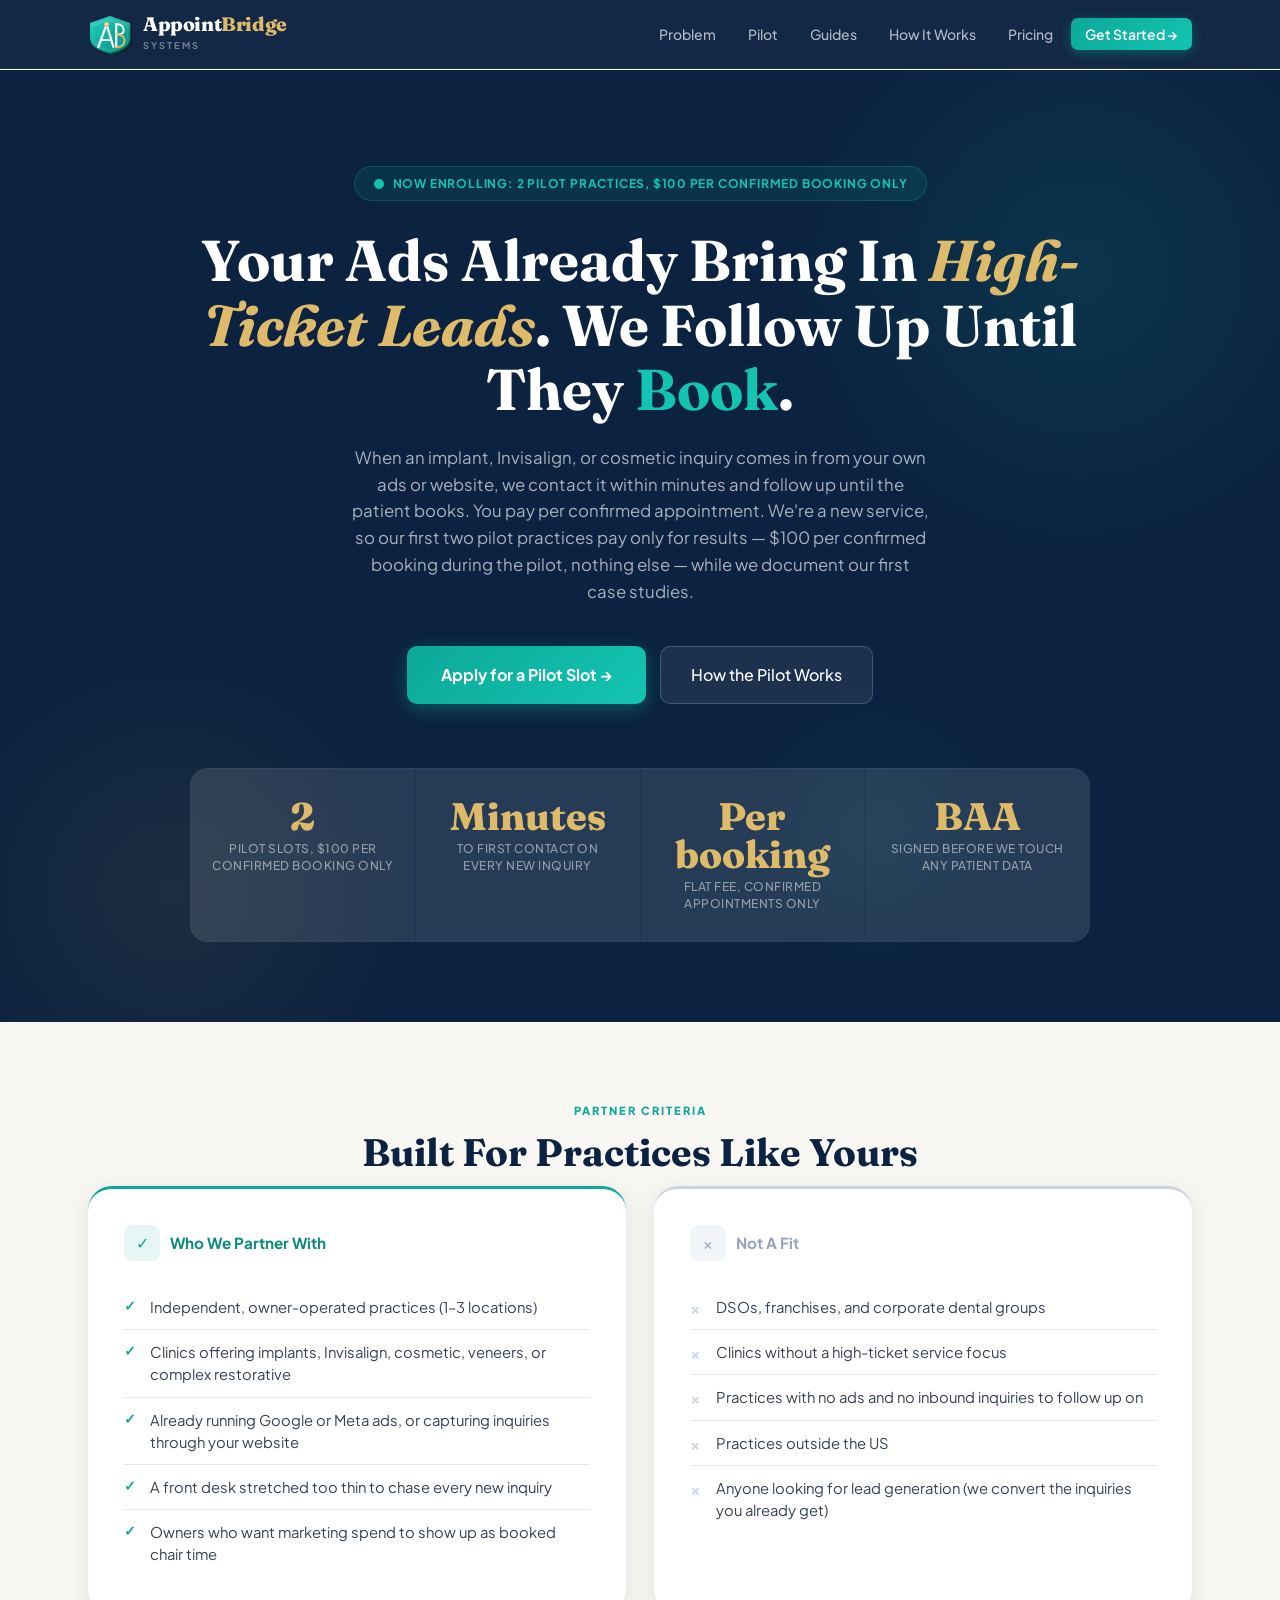
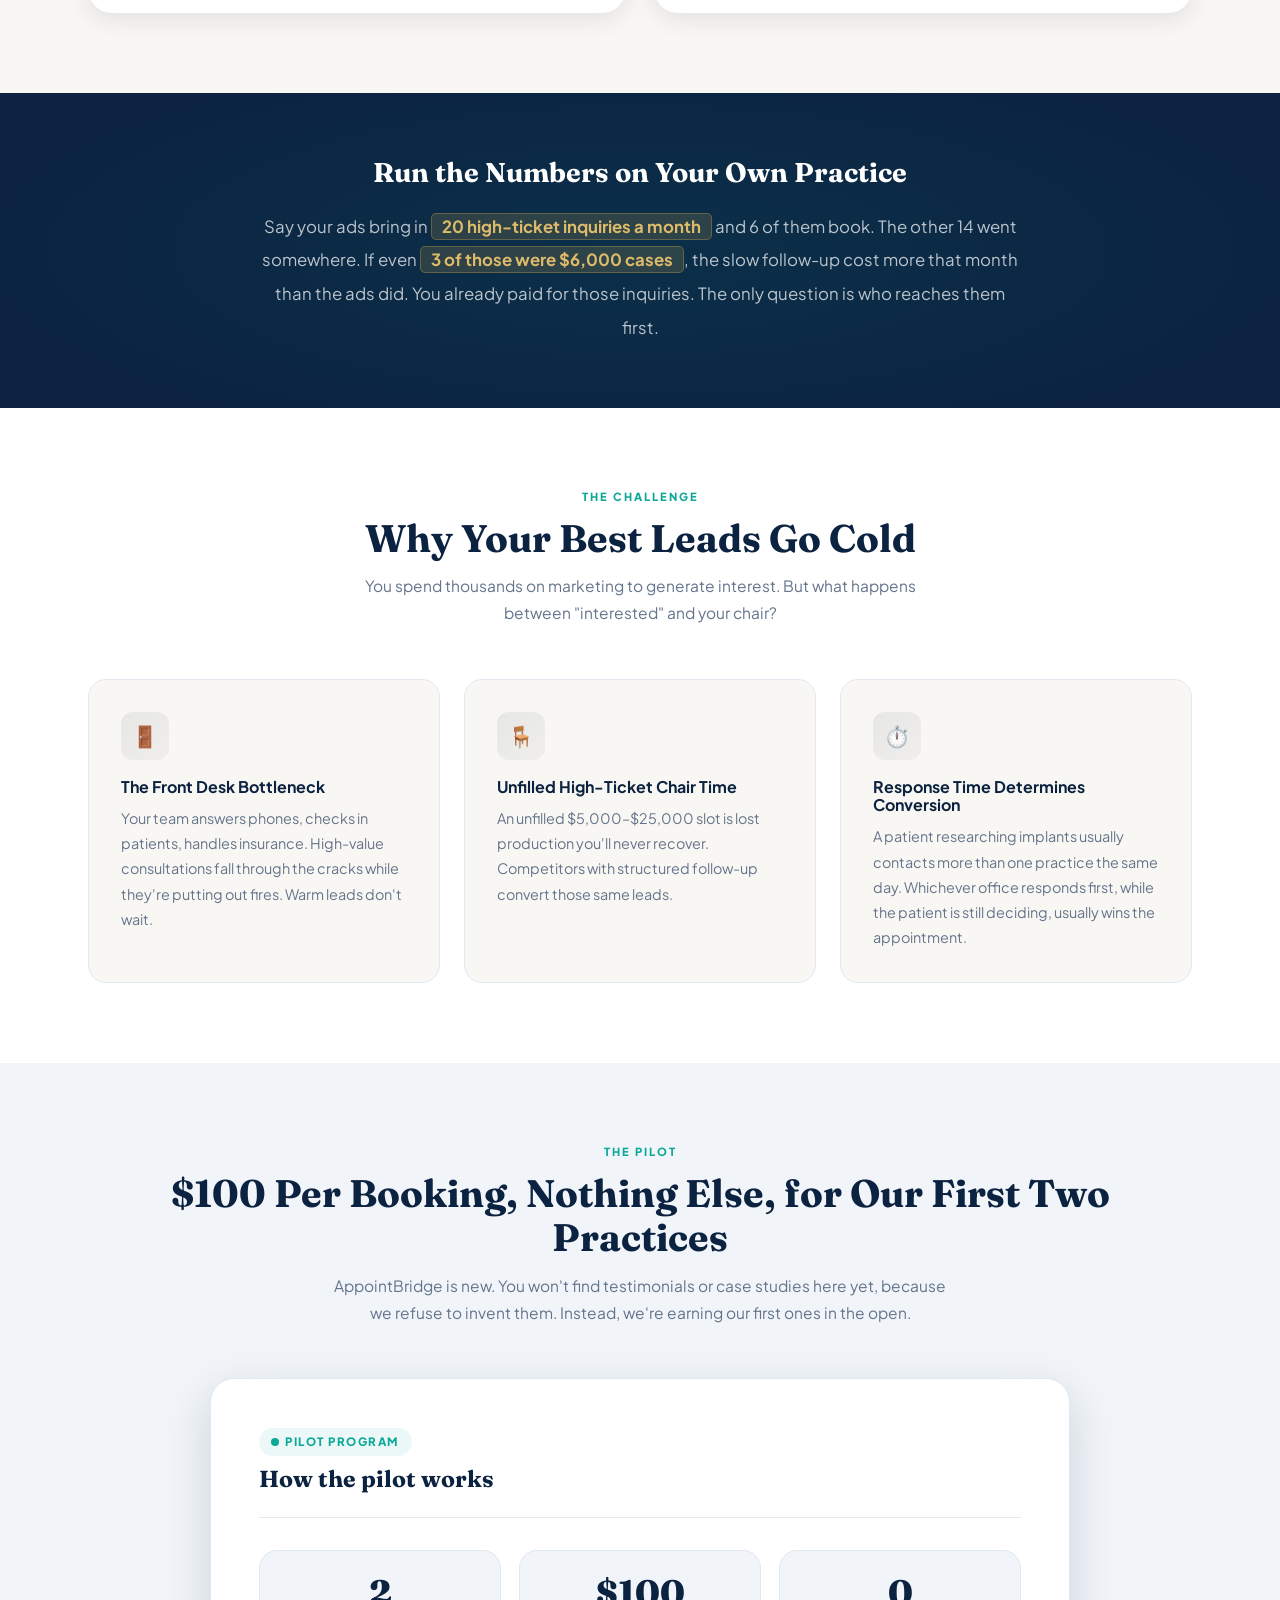
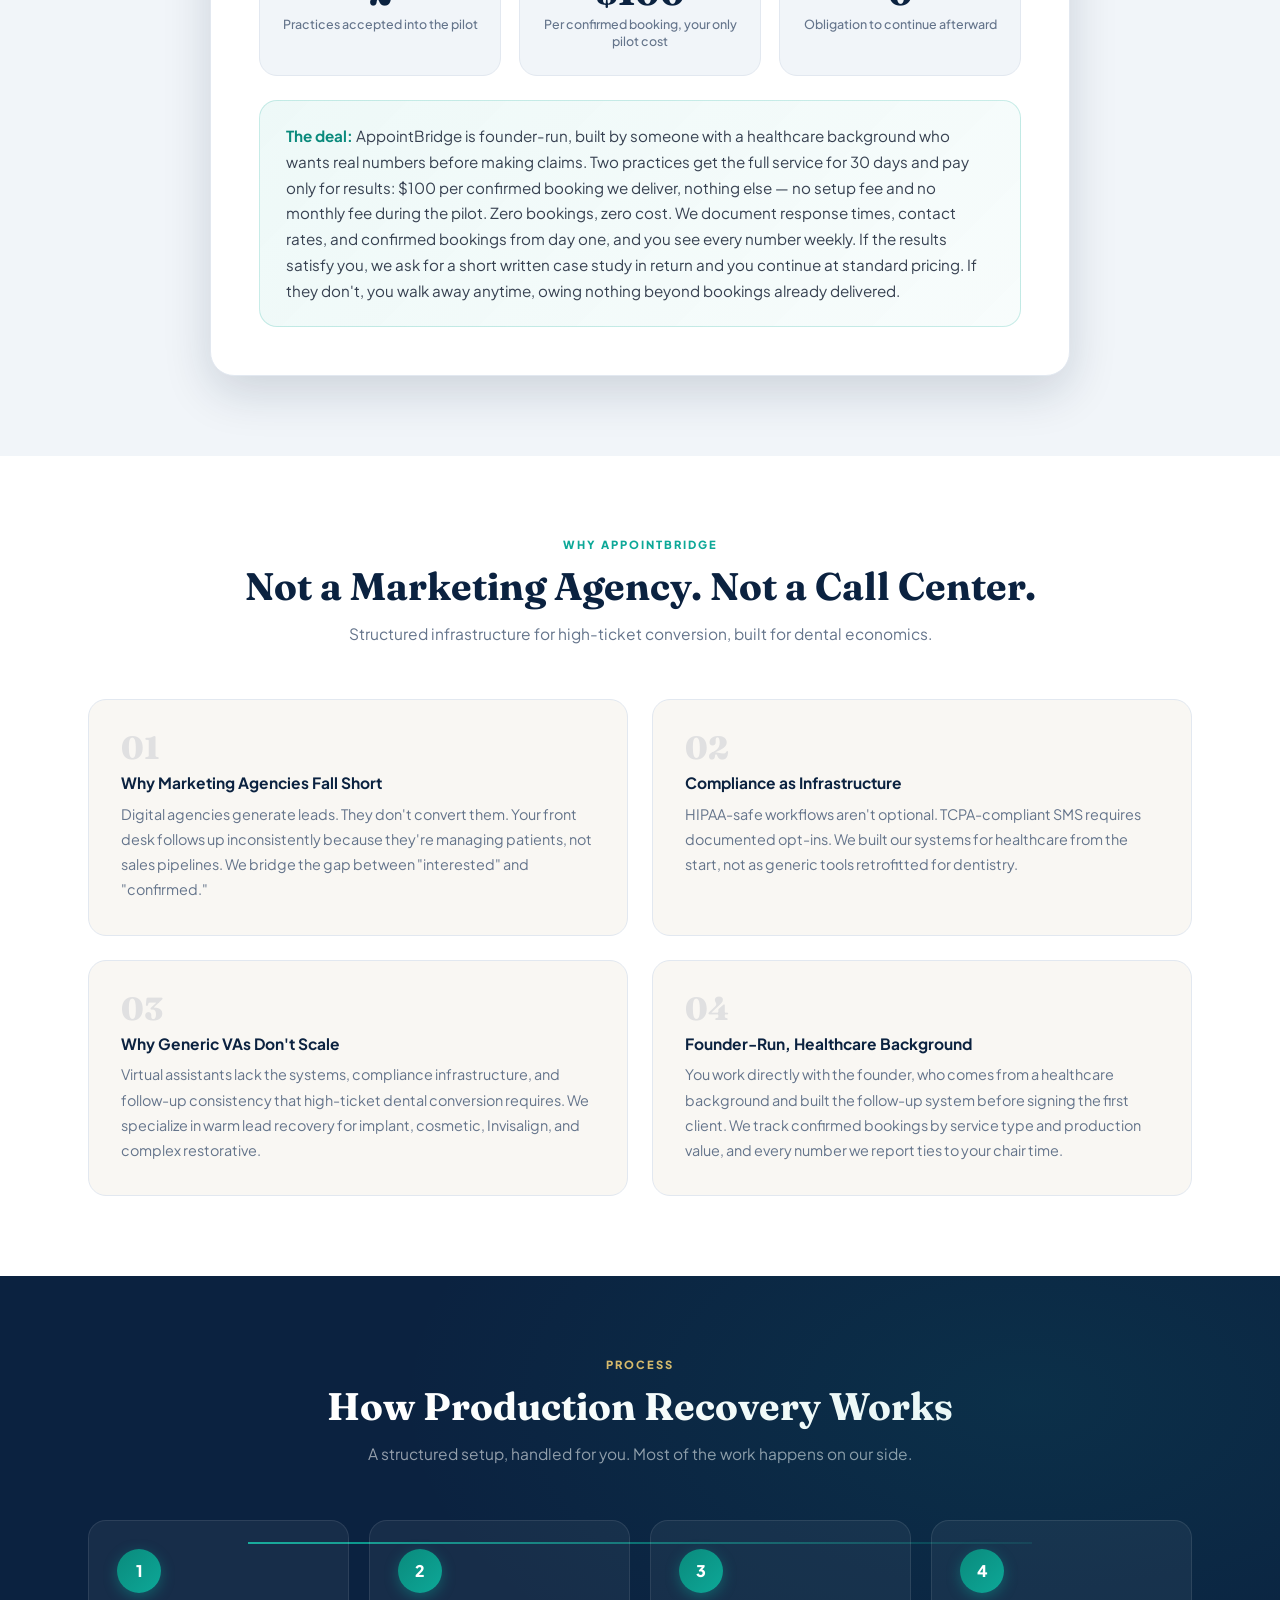
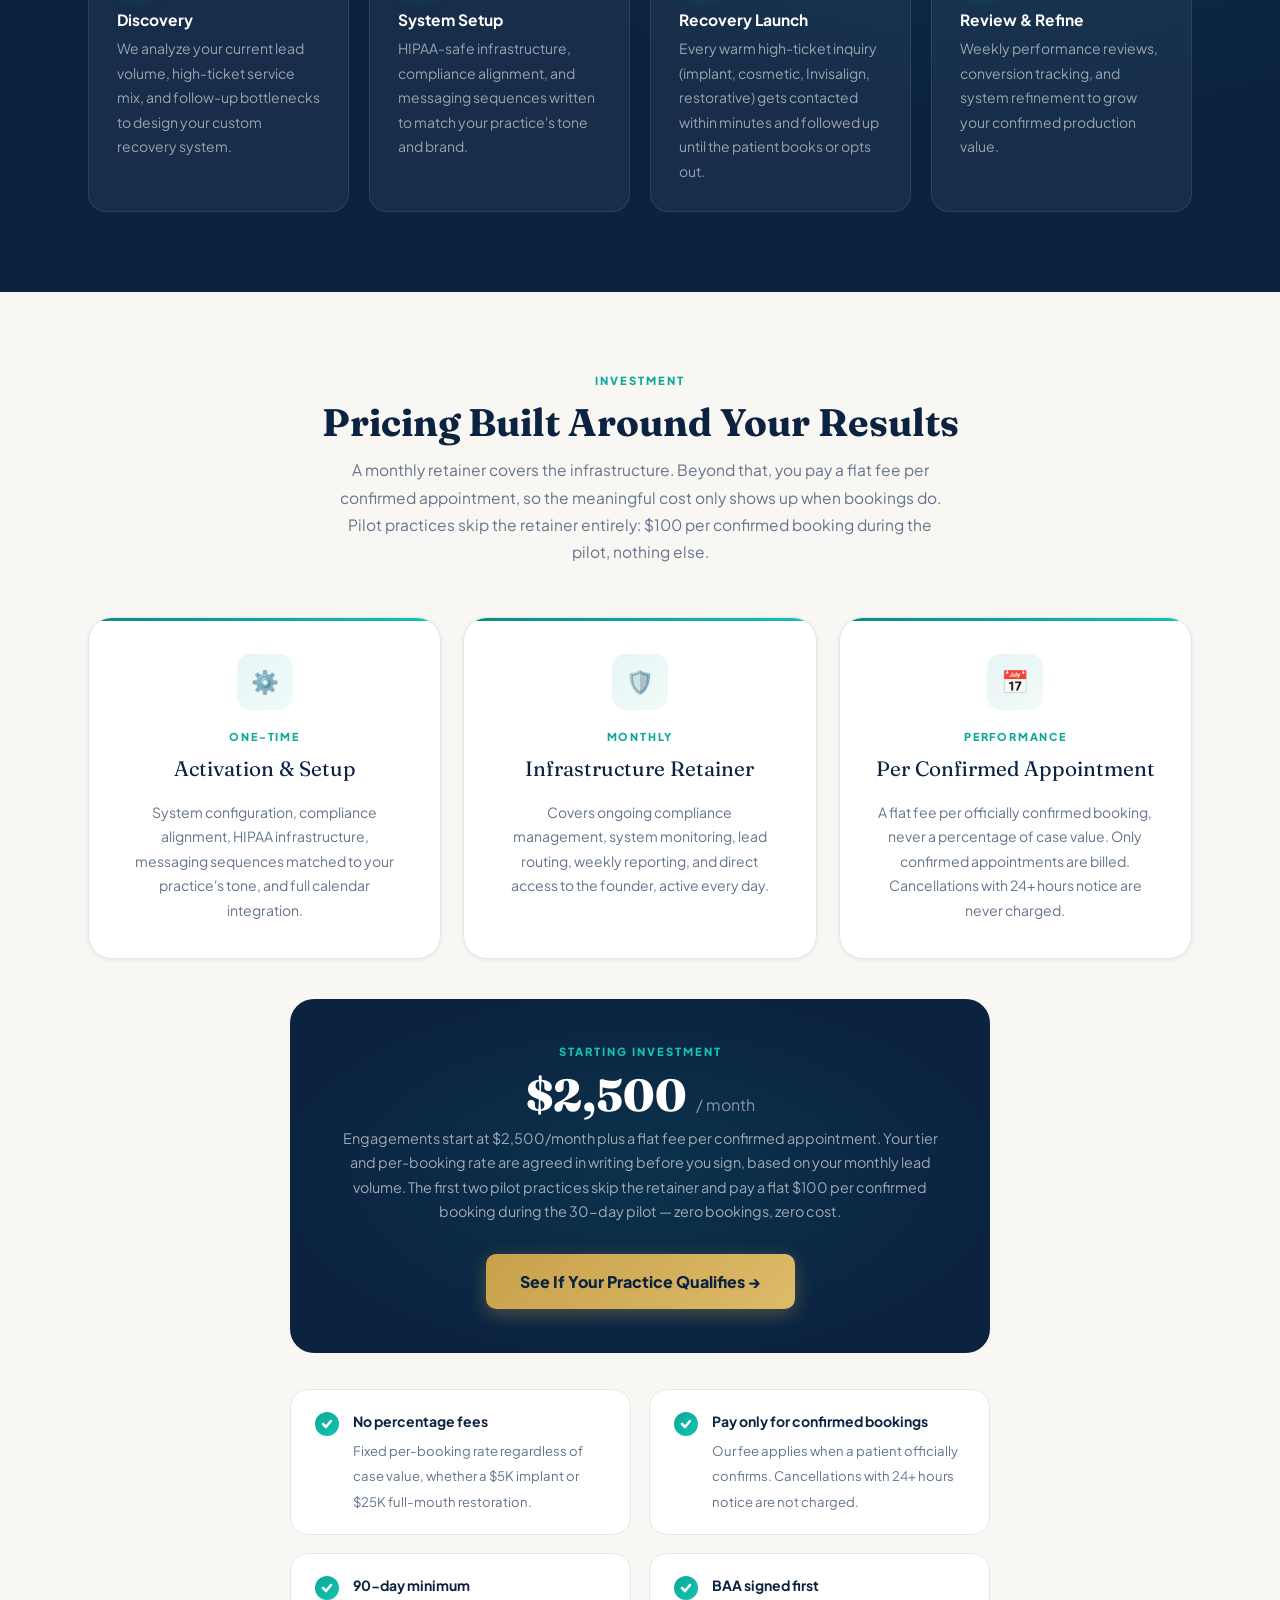
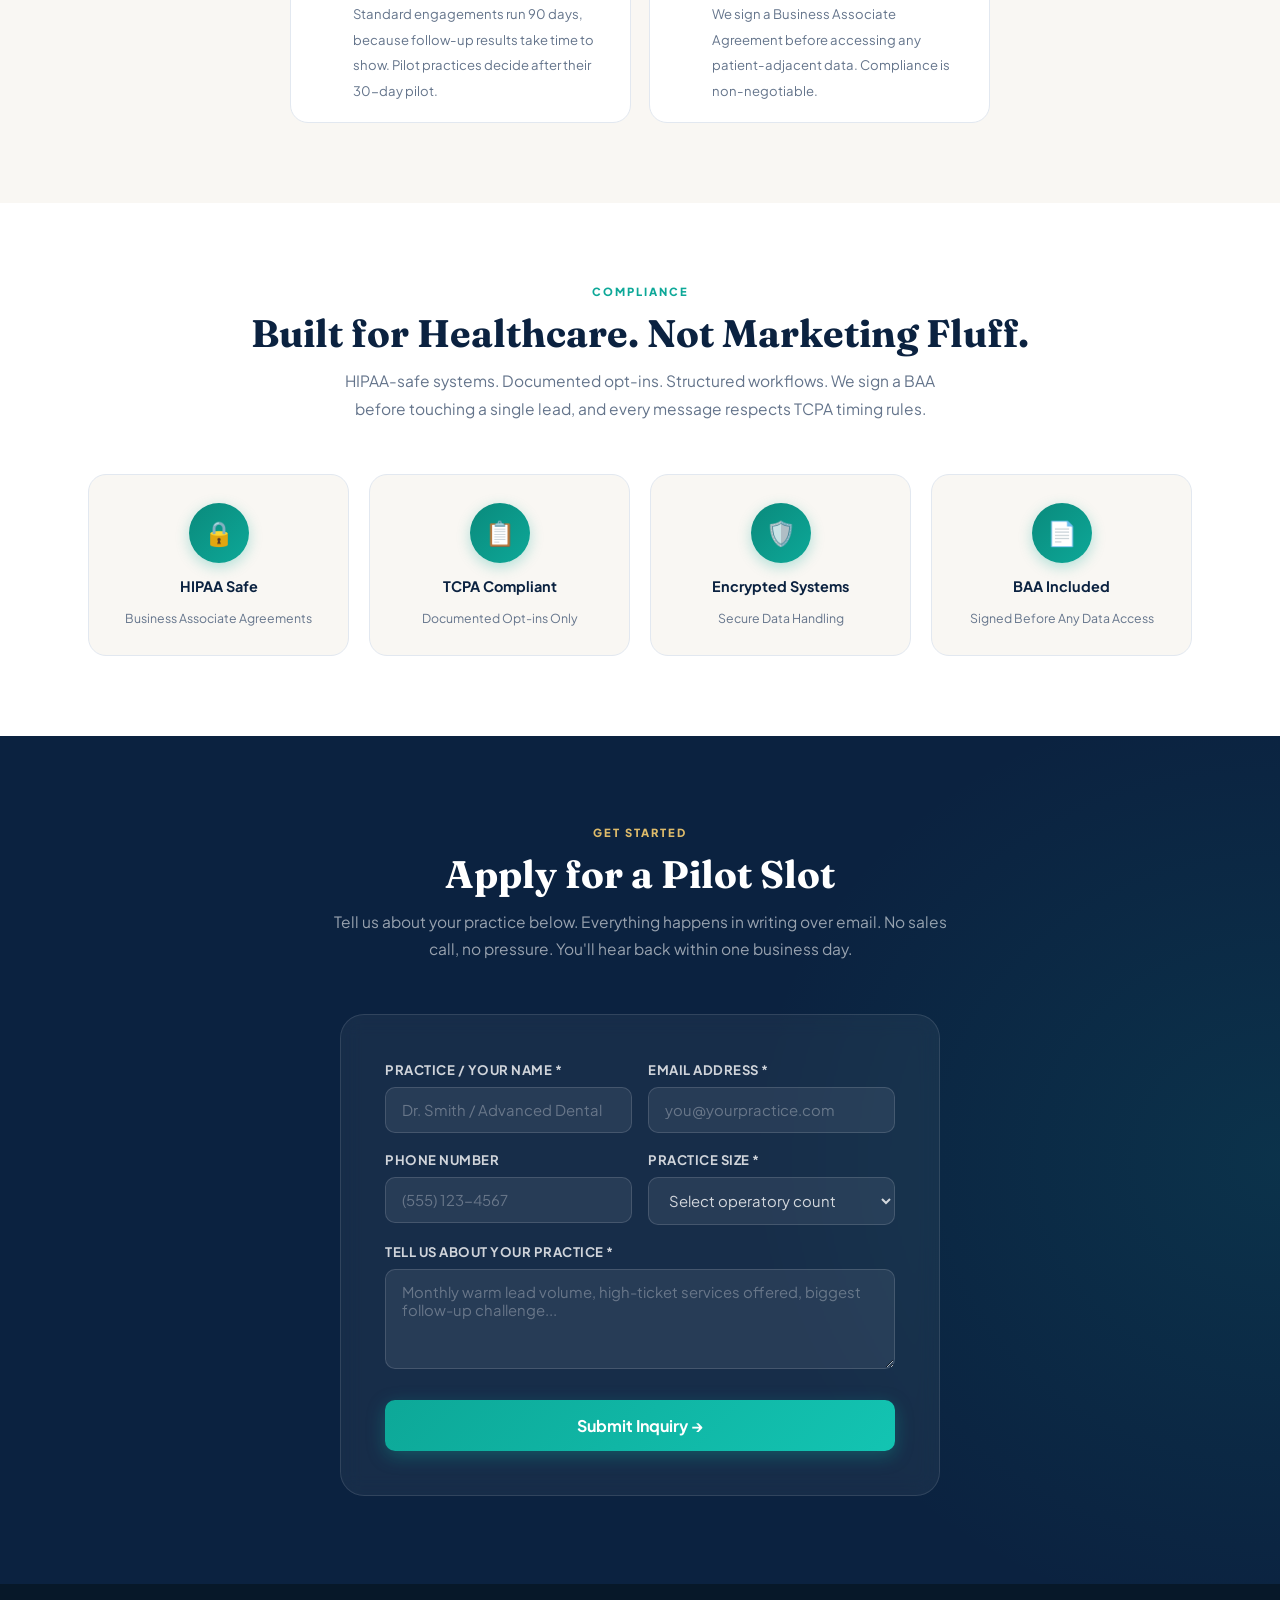
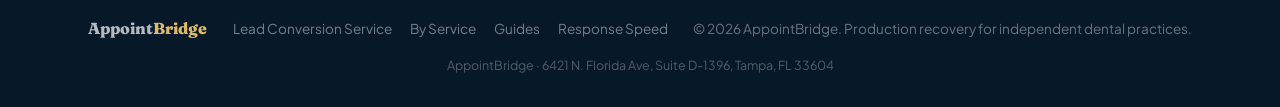
<file: index.html>
<!DOCTYPE html>
<html lang="en">
<head>
<meta charset="UTF-8">
<meta name="viewport" content="width=device-width, initial-scale=1.0">
<title>AppointBridge | Dental Lead Conversion Infrastructure</title>
<meta name="description" content="Convert warm implant, cosmetic, and Invisalign inquiries into confirmed appointments. HIPAA-safe. TCPA-compliant. Built for independent dental practices.">
<link rel="canonical" href="https://appoint-bridge.com/">
<meta name="robots" content="index,follow">
<meta property="og:type" content="website">
<meta property="og:title" content="AppointBridge | Dental Lead Conversion Infrastructure">
<meta property="og:description" content="Your ads bring in high-ticket leads. We follow up within minutes until they book. Pay per confirmed appointment, built for independent dental practices.">
<meta property="og:url" content="https://appoint-bridge.com/">
<meta name="twitter:card" content="summary_large_image">
<script type="application/ld+json">
{
  "@context":"https://schema.org",
  "@graph":[
    {
      "@type":"Organization",
      "@id":"https://appoint-bridge.com/#org",
      "name":"AppointBridge",
      "url":"https://appoint-bridge.com/",
      "description":"Warm-lead conversion service for independent dental practices. Contacts high-ticket inquiries within minutes and follows up until the patient books, with human oversight. Pay per confirmed appointment.",
      "address":{"@type":"PostalAddress","streetAddress":"6421 N. Florida Ave, Suite D-1396","addressLocality":"Tampa","addressRegion":"FL","postalCode":"33604","addressCountry":"US"},
      "areaServed":"US"
    },
    {
      "@type":"WebSite",
      "@id":"https://appoint-bridge.com/#website",
      "url":"https://appoint-bridge.com/",
      "name":"AppointBridge",
      "publisher":{"@id":"https://appoint-bridge.com/#org"}
    },
    {
      "@type":"Service",
      "name":"Dental Lead Response & Follow-Up",
      "serviceType":"Warm-lead conversion for dental practices",
      "provider":{"@id":"https://appoint-bridge.com/#org"},
      "areaServed":"US",
      "audience":{"@type":"Audience","audienceType":"Independent owner-operated dental practices offering implants, Invisalign, cosmetic, or restorative services"},
      "description":"Contacts every warm implant, Invisalign, and cosmetic inquiry from a practice's own ads or website within minutes, and follows up across call, text, and email until the patient books a confirmed appointment. Billed per confirmed booking only."
    },
    {
      "@type":"FAQPage",
      "mainEntity":[
        {"@type":"Question","name":"Is AppointBridge a lead generation service?","acceptedAnswer":{"@type":"Answer","text":"No. Practices generate their own inquiries through their own ads and website. AppointBridge converts those existing warm inquiries into confirmed appointments by responding within minutes and following up until the patient books."}},
        {"@type":"Question","name":"How does AppointBridge pricing work?","acceptedAnswer":{"@type":"Answer","text":"You pay per confirmed appointment. The first two pilot practices pay a flat $100 per confirmed booking and nothing else during a 30-day pilot. Zero bookings, zero cost."}},
        {"@type":"Question","name":"Who is AppointBridge for?","acceptedAnswer":{"@type":"Answer","text":"Independent, owner-operated US dental practices with one to three locations that run ads or capture inbound inquiries for high-ticket services such as implants, Invisalign, cosmetic, and complex restorative work. It is not for DSOs, franchises, or corporate dental groups."}},
        {"@type":"Question","name":"How fast does AppointBridge respond to a new inquiry?","acceptedAnswer":{"@type":"Answer","text":"Every warm inquiry gets a first contact within minutes, with a person overseeing the follow-up, because the odds of reaching and booking a patient fall sharply after the first few minutes."}}
      ]
    }
  ]
}
</script>
<link rel="preconnect" href="https://fonts.googleapis.com">
<link href="https://fonts.googleapis.com/css2?family=Plus+Jakarta+Sans:wght@300;400;500;600;700;800&family=Fraunces:ital,wght@0,700;0,800;1,700&display=swap" rel="stylesheet">
<style>
*,*::before,*::after{margin:0;padding:0;box-sizing:border-box}
:root{
  --navy:#0b2240;
  --navy-mid:#153459;
  --navy-light:#1e4470;
  --teal:#0da898;
  --teal-light:#13c4b2;
  --teal-dim:#0a8a7c;
  --gold:#c8a14a;
  --gold-light:#debb6a;
  --gold-pale:#f5e9cc;
  --cream:#f9f7f3;
  --white:#ffffff;
  --gray:#64748b;
  --gray-light:#94a3b8;
  --light:#f1f5f9;
  --border:#e2e8f0;
  --shadow-sm:0 1px 4px rgba(11,34,64,0.07);
  --shadow-md:0 6px 24px rgba(11,34,64,0.10);
  --shadow-lg:0 16px 48px rgba(11,34,64,0.16);
  --shadow-xl:0 24px 64px rgba(11,34,64,0.22);
  --r:10px;--r-lg:18px;--r-xl:24px;
}
html{scroll-behavior:smooth}
body{font-family:'Plus Jakarta Sans',sans-serif;color:var(--navy);background:var(--white);line-height:1.6;overflow-x:hidden}
h1,h2,h3{font-family:'Fraunces',serif;line-height:1.15}
.container{max-width:1160px;margin:0 auto;padding:0 28px}

/* ── SCROLL REVEAL ── */
.reveal{opacity:0;transform:translateY(28px);transition:opacity .65s ease,transform .65s ease}
.reveal.visible{opacity:1;transform:none}
.reveal-left{opacity:0;transform:translateX(-28px);transition:opacity .65s ease,transform .65s ease}
.reveal-left.visible{opacity:1;transform:none}

/* ── HEADER ── */
header{background:rgba(11,34,64,0.97);backdrop-filter:blur(12px);position:fixed;top:0;width:100%;z-index:200;border-bottom:1px solid rgba(255,255,255,0.07)}
nav{display:flex;align-items:center;justify-content:space-between;padding:14px 28px;max-width:1160px;margin:0 auto}

/* ── LOGO ── */
.logo{display:flex;align-items:center;gap:11px;text-decoration:none}
.logo-mark{width:44px;flex-shrink:0;display:flex;align-items:center;justify-content:center}
.logo-mark svg{width:44px;height:auto}
.logo-name{font-family:'Fraunces',serif;font-size:1.22rem;font-weight:800;color:#fff;letter-spacing:-0.4px;line-height:1}
.logo-name span{color:var(--gold-light)}
.logo-systems{font-size:0.58rem;font-family:'Plus Jakarta Sans',sans-serif;font-weight:700;letter-spacing:2px;text-transform:uppercase;color:rgba(255,255,255,0.42);margin-top:3px}

.nav-links{display:flex;gap:4px;list-style:none}
.nav-links a{color:rgba(255,255,255,0.68);text-decoration:none;font-size:0.875rem;font-weight:500;padding:7px 14px;border-radius:7px;transition:all .2s}
.nav-links a:hover{color:#fff;background:rgba(255,255,255,0.09)}
.nav-cta{background:linear-gradient(135deg,var(--teal),var(--teal-light))!important;color:#fff!important;font-weight:600!important;box-shadow:0 3px 12px rgba(13,168,152,0.4)}
.nav-cta:hover{transform:translateY(-1px);box-shadow:0 5px 18px rgba(13,168,152,0.5)!important}
.menu-toggle{display:none;background:none;border:none;color:white;font-size:1.5rem;cursor:pointer;padding:4px}

/* ── HERO ── */
.hero{margin-top:70px;background:var(--navy);padding:96px 0 80px;position:relative;overflow:hidden}
.hero-orb-1{position:absolute;width:600px;height:600px;border-radius:50%;background:radial-gradient(circle,rgba(13,168,152,0.14) 0%,transparent 70%);top:-100px;right:-100px;pointer-events:none}
.hero-orb-2{position:absolute;width:500px;height:500px;border-radius:50%;background:radial-gradient(circle,rgba(200,161,74,0.09) 0%,transparent 70%);bottom:-120px;left:-80px;pointer-events:none}
.hero-orb-3{position:absolute;width:300px;height:300px;border-radius:50%;background:radial-gradient(circle,rgba(13,168,152,0.08) 0%,transparent 70%);bottom:40px;right:20%;pointer-events:none;animation:pulse 6s ease-in-out infinite}
@keyframes pulse{0%,100%{transform:scale(1);opacity:.6}50%{transform:scale(1.15);opacity:1}}
.hero-inner{position:relative;text-align:center;max-width:900px;margin:0 auto}
.hero-badge{display:inline-flex;align-items:center;gap:8px;background:rgba(13,168,152,0.12);border:1px solid rgba(13,168,152,0.28);color:var(--teal-light);padding:7px 18px;border-radius:99px;font-size:0.75rem;font-weight:700;letter-spacing:0.8px;text-transform:uppercase;margin-bottom:28px;animation:fadeDown .7s ease both}
@keyframes fadeDown{from{opacity:0;transform:translateY(-12px)}to{opacity:1;transform:none}}
.hero h1{font-size:clamp(2.2rem,4.5vw,3.6rem);color:#fff;margin-bottom:22px;line-height:1.12;animation:fadeUp .7s .1s ease both}
.hero h1 em{color:var(--gold-light);font-style:italic}
.hero h1 strong{color:var(--teal-light);font-style:normal}
.hero-sub{color:rgba(255,255,255,0.65);font-size:1.05rem;max-width:580px;margin:0 auto 40px;font-weight:400;animation:fadeUp .7s .2s ease both}
@keyframes fadeUp{from{opacity:0;transform:translateY(20px)}to{opacity:1;transform:none}}
.hero-actions{display:flex;gap:14px;justify-content:center;flex-wrap:wrap;animation:fadeUp .7s .3s ease both}
.btn-primary{display:inline-flex;align-items:center;gap:8px;background:linear-gradient(135deg,var(--teal),var(--teal-light));color:#fff;padding:15px 34px;border-radius:var(--r);font-weight:700;font-size:1rem;text-decoration:none;transition:all .22s;border:none;cursor:pointer;box-shadow:0 5px 18px rgba(13,168,152,0.4);position:relative;overflow:hidden}
.btn-primary::after{content:'';position:absolute;inset:0;background:linear-gradient(135deg,transparent 50%,rgba(255,255,255,0.08));opacity:0;transition:opacity .2s}
.btn-primary:hover{transform:translateY(-2px);box-shadow:0 8px 28px rgba(13,168,152,0.5)}
.btn-primary:hover::after{opacity:1}
.btn-ghost{display:inline-flex;align-items:center;gap:8px;background:rgba(255,255,255,0.07);border:1px solid rgba(255,255,255,0.18);color:#fff;padding:15px 30px;border-radius:var(--r);font-weight:500;font-size:1rem;text-decoration:none;transition:all .22s}
.btn-ghost:hover{background:rgba(255,255,255,0.13);border-color:rgba(255,255,255,0.28)}

.hero-stats{display:grid;grid-template-columns:repeat(4,1fr);gap:1px;margin-top:64px;background:rgba(255,255,255,0.08);border-radius:var(--r-lg);overflow:hidden;border:1px solid rgba(255,255,255,0.08);animation:fadeUp .7s .4s ease both}
.hero-stat{background:rgba(255,255,255,0.04);padding:28px 20px;text-align:center;transition:background .2s}
.hero-stat:hover{background:rgba(255,255,255,0.07)}
.hero-stat-num{font-family:'Fraunces',serif;font-size:2.4rem;font-weight:800;color:var(--gold-light);display:block;line-height:1}
.hero-stat-label{font-size:0.75rem;color:rgba(255,255,255,0.5);font-weight:500;text-transform:uppercase;letter-spacing:0.5px;margin-top:6px;line-height:1.4}

/* ── SECTION COMMONS ── */
section{padding:80px 0}
.section-label{text-align:center;font-size:0.7rem;font-weight:800;letter-spacing:2px;text-transform:uppercase;color:var(--teal);margin-bottom:10px}
.section-title{text-align:center;font-size:clamp(1.9rem,3vw,2.6rem);color:var(--navy);margin-bottom:12px}
.section-sub{text-align:center;color:var(--gray);max-width:620px;margin:0 auto 52px;font-size:0.97rem;line-height:1.75}

/* ── WAVE DIVIDER ── */
.wave{display:block;width:100%;line-height:0;overflow:hidden}
.wave svg{display:block;width:100%}

/* ── ICP ── */
.icp-section{background:var(--cream)}
.icp-grid{display:grid;grid-template-columns:1fr 1fr;gap:28px}
.icp-col{background:var(--white);border-radius:var(--r-xl);padding:36px;box-shadow:var(--shadow-md)}
.icp-col.good{border-top:3px solid var(--teal)}
.icp-col.bad{border-top:3px solid #cbd5e1}
.icp-col-head{display:flex;align-items:center;gap:10px;margin-bottom:24px}
.icp-col-icon{width:36px;height:36px;border-radius:8px;display:flex;align-items:center;justify-content:center;font-size:1rem;flex-shrink:0}
.icp-col.good .icp-col-icon{background:rgba(13,168,152,0.1);color:var(--teal)}
.icp-col.bad .icp-col-icon{background:#f1f5f9;color:#94a3b8}
.icp-col h3{font-size:0.95rem;font-weight:700;font-family:'Plus Jakarta Sans',sans-serif}
.icp-col.good h3{color:var(--teal-dim)}
.icp-col.bad h3{color:#94a3b8}
.icp-col ul{list-style:none}
.icp-col li{padding:11px 0;padding-left:26px;position:relative;font-size:0.925rem;border-bottom:1px solid var(--border);color:#374151;line-height:1.5}
.icp-col li:last-child{border-bottom:none}
.icp-col.good li::before{content:"✓";position:absolute;left:0;color:var(--teal);font-weight:800;font-size:0.85rem}
.icp-col.bad li::before{content:"×";position:absolute;left:0;color:#cbd5e1;font-weight:700;font-size:1rem}

/* ── MATH ── */
.math-wrap{background:var(--navy);padding:64px 0;position:relative;overflow:hidden}
.math-wrap::before{content:'';position:absolute;inset:0;background:radial-gradient(ellipse 80% 100% at 50% 50%,rgba(13,168,152,0.1) 0%,transparent 70%)}
.math-box{text-align:center;max-width:860px;margin:0 auto;position:relative}
.math-box h3{font-size:1.7rem;color:#fff;margin-bottom:22px}
.math-text{font-size:1.05rem;color:rgba(255,255,255,0.72);line-height:2;max-width:760px;margin:0 auto}
.math-highlight{background:rgba(200,161,74,0.18);border:1px solid rgba(200,161,74,0.35);color:var(--gold-light);padding:2px 10px;border-radius:5px;font-weight:700;white-space:nowrap}

/* ── PROBLEM ── */
.problem-grid{display:grid;grid-template-columns:repeat(3,1fr);gap:24px}
.problem-card{background:var(--cream);border-radius:var(--r-lg);padding:32px;border:1px solid var(--border);transition:all .25s;cursor:default}
.problem-card:hover{transform:translateY(-4px);box-shadow:var(--shadow-lg);border-color:rgba(13,168,152,0.2)}
.problem-icon{width:48px;height:48px;background:linear-gradient(135deg,rgba(11,34,64,0.08),rgba(11,34,64,0.04));border-radius:12px;display:flex;align-items:center;justify-content:center;margin-bottom:18px;font-size:1.3rem}
.problem-card h3{font-size:1rem;color:var(--navy);margin-bottom:10px;font-family:'Plus Jakarta Sans',sans-serif;font-weight:700}
.problem-card p{font-size:0.9rem;color:var(--gray);line-height:1.75}

/* ── PROOF ── */
.proof-section{background:var(--light)}
.case-study{background:var(--white);border-radius:var(--r-xl);padding:48px;max-width:860px;margin:0 auto;box-shadow:var(--shadow-lg);border:1px solid var(--border)}
.case-label{display:inline-flex;align-items:center;gap:6px;font-size:0.72rem;font-weight:800;text-transform:uppercase;letter-spacing:1.5px;color:var(--teal);background:rgba(13,168,152,0.08);padding:5px 12px;border-radius:99px;margin-bottom:10px}
.case-study h3{font-size:1.45rem;color:var(--navy);margin-bottom:32px;padding-bottom:24px;border-bottom:1px solid var(--border)}
.stat-grid{display:grid;grid-template-columns:repeat(3,1fr);gap:18px;margin-bottom:24px}
.stat-box{text-align:center;background:var(--light);padding:24px 16px;border-radius:var(--r-lg);border:1px solid var(--border)}
.stat-num{font-family:'Fraunces',serif;font-size:2.2rem;font-weight:800;color:var(--navy);display:block;line-height:1}
.stat-label{font-size:0.78rem;color:var(--gray);margin-top:6px;line-height:1.4;font-weight:500}
.result-box{background:linear-gradient(135deg,rgba(13,168,152,0.07),rgba(13,168,152,0.03));border:1px solid rgba(13,168,152,0.2);border-radius:var(--r-lg);padding:22px 26px;line-height:1.7;font-size:0.95rem;color:#374151}
.result-box strong{color:var(--teal-dim);font-weight:700}

/* ── AUTHORITY ── */
.auth-grid{display:grid;grid-template-columns:repeat(2,1fr);gap:24px}
.auth-card{background:var(--cream);border-radius:var(--r-lg);padding:32px;border:1px solid var(--border);transition:all .25s}
.auth-card:hover{transform:translateY(-3px);box-shadow:var(--shadow-md)}
.auth-card-num{font-family:'Fraunces',serif;font-size:2rem;font-weight:800;color:rgba(11,34,64,0.1);line-height:1;margin-bottom:10px}
.auth-card h3{font-size:0.97rem;color:var(--navy);margin-bottom:10px;font-family:'Plus Jakarta Sans',sans-serif;font-weight:700}
.auth-card p{font-size:0.9rem;color:var(--gray);line-height:1.75}

/* ── HOW IT WORKS ── */
.hiw-section{background:var(--navy);position:relative;overflow:hidden}
.hiw-section::before{content:'';position:absolute;inset:0;background:radial-gradient(ellipse 70% 80% at 80% 20%,rgba(13,168,152,0.1) 0%,transparent 70%)}
.hiw-section .section-label{color:var(--gold-light)}
.hiw-section .section-title{color:#fff}
.hiw-section .section-sub{color:rgba(255,255,255,0.56)}
.steps-grid{display:grid;grid-template-columns:repeat(4,1fr);gap:20px;position:relative}
.steps-grid::before{content:'';position:absolute;top:22px;left:calc(12.5% + 22px);right:calc(12.5% + 22px);height:2px;background:linear-gradient(90deg,var(--teal) 0%,rgba(13,168,152,0.15) 100%);z-index:0}
.step-card{background:rgba(255,255,255,0.05);border:1px solid rgba(255,255,255,0.09);border-radius:var(--r-lg);padding:28px;position:relative;transition:all .25s}
.step-card:hover{background:rgba(255,255,255,0.09);transform:translateY(-4px)}
.step-num{width:44px;height:44px;background:linear-gradient(135deg,var(--teal-dim),var(--teal));border-radius:50%;display:flex;align-items:center;justify-content:center;font-weight:800;font-size:1rem;color:#fff;margin-bottom:18px;position:relative;z-index:1;box-shadow:0 4px 14px rgba(13,168,152,0.4)}
.step-card h3{font-size:0.97rem;color:#fff;margin-bottom:8px;font-family:'Plus Jakarta Sans',sans-serif;font-weight:700}
.step-card p{font-size:0.875rem;color:rgba(255,255,255,0.56);line-height:1.75}

/* ── PRICING ── */
.pricing-section{background:var(--cream)}
.pricing-model{display:grid;grid-template-columns:repeat(3,1fr);gap:22px;margin:0 0 40px}
.pricing-component{background:var(--white);border-radius:var(--r-xl);padding:36px;box-shadow:var(--shadow-sm);text-align:center;position:relative;overflow:hidden;border:1px solid var(--border);transition:all .25s}
.pricing-component:hover{transform:translateY(-4px);box-shadow:var(--shadow-lg);border-color:rgba(13,168,152,0.2)}
.pricing-component::after{content:'';position:absolute;top:0;left:0;right:0;height:3px;background:linear-gradient(90deg,var(--teal-dim),var(--teal-light))}
.pricing-icon-wrap{width:56px;height:56px;background:linear-gradient(135deg,rgba(13,168,152,0.1),rgba(13,168,152,0.06));border-radius:14px;display:flex;align-items:center;justify-content:center;margin:0 auto 18px;font-size:1.4rem}
.pricing-component-name{font-size:0.68rem;font-weight:800;text-transform:uppercase;letter-spacing:1.8px;color:var(--teal);margin-bottom:7px}
.pricing-component-title{font-family:'Fraunces',serif;font-size:1.3rem;color:var(--navy);margin-bottom:14px}
.pricing-component-desc{font-size:0.875rem;color:var(--gray);line-height:1.75}
.pricing-anchor{background:var(--navy);border-radius:var(--r-xl);padding:44px;text-align:center;max-width:700px;margin:0 auto 36px;position:relative;overflow:hidden}
.pricing-anchor::before{content:'';position:absolute;inset:0;background:radial-gradient(ellipse 80% 80% at 50% 50%,rgba(13,168,152,0.12) 0%,transparent 70%)}
.pricing-anchor-label{font-size:0.7rem;font-weight:800;text-transform:uppercase;letter-spacing:2px;color:var(--teal-light);margin-bottom:12px;position:relative}
.pricing-anchor-amount{font-family:'Fraunces',serif;font-size:2.8rem;font-weight:800;color:#fff;margin-bottom:8px;line-height:1;position:relative}
.pricing-anchor-amount span{font-size:1rem;font-family:'Plus Jakarta Sans',sans-serif;font-weight:400;color:rgba(255,255,255,0.5)}
.pricing-anchor-sub{font-size:0.9rem;color:rgba(255,255,255,0.6);margin-bottom:30px;line-height:1.7;position:relative}
.btn-gold{display:inline-flex;align-items:center;gap:8px;background:linear-gradient(135deg,var(--gold),var(--gold-light));color:var(--navy);padding:15px 34px;border-radius:var(--r);font-weight:800;font-size:1rem;text-decoration:none;transition:all .22s;position:relative;box-shadow:0 5px 18px rgba(200,161,74,0.35)}
.btn-gold:hover{transform:translateY(-2px);box-shadow:0 8px 28px rgba(200,161,74,0.5)}
.pricing-transparency{display:grid;grid-template-columns:1fr 1fr;gap:18px;max-width:700px;margin:36px auto 0}
.transparency-item{background:var(--white);border-radius:var(--r-lg);padding:20px 24px;display:flex;align-items:flex-start;gap:14px;border:1px solid var(--border)}
.trans-check{width:24px;height:24px;background:linear-gradient(135deg,var(--teal),var(--teal-light));border-radius:50%;display:flex;align-items:center;justify-content:center;flex-shrink:0;margin-top:2px}
.trans-check svg{width:12px;height:12px}
.transparency-text strong{display:block;font-size:0.875rem;color:var(--navy);margin-bottom:4px;font-weight:700}
.transparency-text span{font-size:0.82rem;color:var(--gray);line-height:1.55}

/* ── COMPLIANCE ── */
.compliance-section{background:var(--white)}
.badges-row{display:grid;grid-template-columns:repeat(4,1fr);gap:20px;margin-top:40px}
.badge-item{display:flex;flex-direction:column;align-items:center;text-align:center;gap:12px;background:var(--cream);border-radius:var(--r-lg);padding:28px 20px;border:1px solid var(--border);transition:all .25s}
.badge-item:hover{transform:translateY(-3px);box-shadow:var(--shadow-md);border-color:rgba(13,168,152,0.2)}
.badge-icon{width:60px;height:60px;background:linear-gradient(135deg,var(--teal-dim),var(--teal));border-radius:50%;display:flex;align-items:center;justify-content:center;font-size:1.5rem;box-shadow:0 4px 14px rgba(13,168,152,0.3)}
.badge-label{font-size:0.9rem;font-weight:700;color:var(--navy)}
.badge-sub{font-size:0.77rem;color:var(--gray);line-height:1.4}

/* ── CONTACT ── */
.contact-section{background:var(--navy);padding:88px 0;position:relative;overflow:hidden}
.contact-section::before{content:'';position:absolute;inset:0;background:radial-gradient(ellipse 60% 80% at 100% 50%,rgba(13,168,152,0.12) 0%,transparent 70%)}
.contact-section .section-label{color:var(--gold-light)}
.contact-section .section-title{color:#fff}
.contact-section .section-sub{color:rgba(255,255,255,0.58)}
.contact-card{background:rgba(255,255,255,0.05);border:1px solid rgba(255,255,255,0.11);backdrop-filter:blur(10px);border-radius:var(--r-xl);padding:44px;max-width:600px;margin:0 auto;position:relative}
.form-row{display:grid;grid-template-columns:1fr 1fr;gap:16px}
.form-group{margin-bottom:16px}
.form-group label{display:block;margin-bottom:7px;font-size:0.82rem;font-weight:700;color:rgba(255,255,255,0.8);text-transform:uppercase;letter-spacing:0.5px}
.form-group input,.form-group textarea,.form-group select{width:100%;padding:13px 16px;background:rgba(255,255,255,0.07);border:1px solid rgba(255,255,255,0.14);border-radius:var(--r);color:#fff;font-family:'Plus Jakarta Sans',sans-serif;font-size:0.93rem;transition:border-color .2s,background .2s}
.form-group input::placeholder,.form-group textarea::placeholder{color:rgba(255,255,255,0.3)}
.form-group input:focus,.form-group textarea:focus,.form-group select:focus{outline:none;border-color:var(--teal);background:rgba(13,168,152,0.08)}
.form-group select{color:rgba(255,255,255,0.8)}
.form-group select option{background:var(--navy-mid);color:#fff}
.form-submit{width:100%;padding:15px;background:linear-gradient(135deg,var(--teal),var(--teal-light));color:#fff;border:none;border-radius:var(--r);font-size:1rem;font-weight:700;cursor:pointer;transition:all .22s;margin-top:8px;font-family:'Plus Jakarta Sans',sans-serif;box-shadow:0 5px 18px rgba(13,168,152,0.35)}
.form-submit:hover{transform:translateY(-1px);box-shadow:0 7px 24px rgba(13,168,152,0.5)}
.form-submit:disabled{opacity:.6;cursor:not-allowed;transform:none}
.success-msg{display:none;background:rgba(13,168,152,0.12);border:1px solid rgba(13,168,152,0.35);color:var(--teal-light);padding:18px 22px;border-radius:var(--r);margin-top:16px;text-align:center;font-weight:700}
.success-msg.show{display:block}

/* ── FOOTER ── */
footer{background:#071829;color:rgba(255,255,255,0.4);padding:32px 0;font-size:0.85rem}
.footer-inner{display:flex;align-items:center;justify-content:space-between;flex-wrap:wrap;gap:16px}
.footer-logo{font-family:'Fraunces',serif;font-weight:800;color:rgba(255,255,255,0.7);font-size:1rem}
.footer-logo span{color:var(--gold-light)}
footer a{color:rgba(255,255,255,0.45);text-decoration:none;transition:color .2s}
footer a:hover{color:#fff}

/* ── RESPONSIVE ── */
@media(max-width:960px){
  .hero-stats{grid-template-columns:repeat(2,1fr)}
  .steps-grid{grid-template-columns:repeat(2,1fr)}
  .steps-grid::before{display:none}
  .problem-grid{grid-template-columns:1fr}
  .auth-grid{grid-template-columns:1fr}
  .icp-grid{grid-template-columns:1fr}
  .stat-grid{grid-template-columns:1fr}
  .badges-row{grid-template-columns:repeat(2,1fr)}
  .pricing-model{grid-template-columns:1fr;max-width:440px;margin:0 auto 40px}
  .pricing-transparency{grid-template-columns:1fr}
}
@media(max-width:768px){
  .nav-links{display:none;position:absolute;top:100%;left:0;right:0;background:var(--navy);flex-direction:column;padding:12px;gap:4px;border-bottom:1px solid rgba(255,255,255,0.08)}
  .nav-links.open{display:flex}
  .menu-toggle{display:block}
  .steps-grid{grid-template-columns:1fr}
  .hero-stats{grid-template-columns:1fr 1fr}
  .form-row{grid-template-columns:1fr}
  .footer-inner{flex-direction:column;text-align:center}
}
@media(max-width:500px){
  .hero-stats{grid-template-columns:1fr 1fr}
  .badges-row{grid-template-columns:1fr 1fr}
}

</style>
</head>
<body>

<!-- HEADER -->
<header>
<nav>
  <a href="#" class="logo">
    <div class="logo-mark">
      <!-- AB-in-shield. viewBox 64×58 → renders ~44×40px (wider than tall, no vertical stretch).
           3-layer depth: shadow +3/+4, mid +1.5/+2, front face. -->
      <svg viewBox="0 0 64 58" fill="none" xmlns="http://www.w3.org/2000/svg">
        <defs>
          <linearGradient id="sg" x1="3" y1="3" x2="61" y2="57" gradientUnits="userSpaceOnUse">
            <stop offset="0%" stop-color="#17d4c0"/>
            <stop offset="100%" stop-color="#0a8a7c"/>
          </linearGradient>
        </defs>
        <!-- Deep shadow -->
        <path d="M32 3 L61 13 L61 35 Q61 50 32 57 Q3 50 3 35 L3 13 Z" fill="#021e1b" transform="translate(3,4)"/>
        <!-- Mid extrusion -->
        <path d="M32 3 L61 13 L61 35 Q61 50 32 57 Q3 50 3 35 L3 13 Z" fill="#054d46" transform="translate(1.5,2)"/>
        <!-- Front face -->
        <path d="M32 3 L61 13 L61 35 Q61 50 32 57 Q3 50 3 35 L3 13 Z" fill="url(#sg)"/>
        <!-- Inner crest border -->
        <path d="M32 8 L57 17 L57 35 Q57 48 32 53 Q7 48 7 35 L7 17 Z" stroke="rgba(255,255,255,0.16)" stroke-width="1" fill="none"/>
        <!-- Top highlight wash -->
        <path d="M32 3 L61 13 L61 20 Q32 7 3 20 L3 13 Z" fill="rgba(255,255,255,0.09)"/>
        <!-- A: two legs + crossbar -->
        <polyline points="15,48 27,15 37,48" stroke="white" stroke-width="3.2" stroke-linecap="round" stroke-linejoin="round" fill="none"/>
        <line x1="19" y1="38" x2="33" y2="38" stroke="white" stroke-width="2.8" stroke-linecap="round"/>
        <!-- Gold apex dot on A -->
        <circle cx="27" cy="15" r="3.8" fill="#debb6a"/>
        <circle cx="27" cy="15" r="1.9" fill="#f5e9cc"/>
        <!-- B: spine -->
        <line x1="41" y1="15" x2="41" y2="48" stroke="white" stroke-width="3.2" stroke-linecap="round"/>
        <!-- B top arc — white -->
        <path d="M41 15 Q52 15 52 24 Q52 30 41 30" stroke="white" stroke-width="2.8" stroke-linecap="round" fill="none"/>
        <!-- B bottom arc — gold -->
        <path d="M41 30 Q53 30 53 38 Q53 48 41 48" stroke="#debb6a" stroke-width="2.8" stroke-linecap="round" fill="none"/>
      </svg>
    </div>
    <div>
      <div class="logo-name">Appoint<span>Bridge</span></div>
      <div class="logo-systems">Systems</div>
    </div>
  </a>
  <button class="menu-toggle" onclick="document.getElementById('nav').classList.toggle('open')">☰</button>
  <ul class="nav-links" id="nav">
    <li><a href="#problem" onclick="this.closest('ul').classList.remove('open')">Problem</a></li>
    <li><a href="#proof" onclick="this.closest('ul').classList.remove('open')">Pilot</a></li>
    <li><a href="/guide/" onclick="this.closest('ul').classList.remove('open')">Guides</a></li>
    <li><a href="#solution" onclick="this.closest('ul').classList.remove('open')">How It Works</a></li>
    <li><a href="#pricing" onclick="this.closest('ul').classList.remove('open')">Pricing</a></li>
    <li><a href="#contact" class="nav-cta" onclick="this.closest('ul').classList.remove('open')">Get Started →</a></li>
  </ul>
</nav>
</header>

<!-- HERO -->
<section class="hero">
  <div class="hero-orb-1"></div>
  <div class="hero-orb-2"></div>
  <div class="hero-orb-3"></div>
  <div class="container">
    <div class="hero-inner">
      <div class="hero-badge">
        <svg width="12" height="12" viewBox="0 0 12 12" fill="currentColor"><circle cx="6" cy="6" r="5"/></svg>
        Now Enrolling: 2 Pilot Practices, $100 Per Confirmed Booking Only
      </div>
      <h1>Your Ads Already Bring In <em>High-Ticket Leads</em>. We Follow Up Until They <strong>Book</strong>.</h1>
      <p class="hero-sub">When an implant, Invisalign, or cosmetic inquiry comes in from your own ads or website, we contact it within minutes and follow up until the patient books. You pay per confirmed appointment. We're a new service, so our first two pilot practices pay only for results — $100 per confirmed booking during the pilot, nothing else — while we document our first case studies.</p>
      <div class="hero-actions">
        <a href="#contact" class="btn-primary">Apply for a Pilot Slot →</a>
        <a href="#proof" class="btn-ghost">How the Pilot Works</a>
      </div>
      <div class="hero-stats">
        <div class="hero-stat">
          <span class="hero-stat-num">2</span>
          <div class="hero-stat-label">Pilot slots, $100 per confirmed booking only</div>
        </div>
        <div class="hero-stat">
          <span class="hero-stat-num">Minutes</span>
          <div class="hero-stat-label">To first contact on every new inquiry</div>
        </div>
        <div class="hero-stat">
          <span class="hero-stat-num">Per booking</span>
          <div class="hero-stat-label">Flat fee, confirmed appointments only</div>
        </div>
        <div class="hero-stat">
          <span class="hero-stat-num">BAA</span>
          <div class="hero-stat-label">Signed before we touch any patient data</div>
        </div>
      </div>
    </div>
  </div>
</section>

<!-- ICP -->
<section class="icp-section">
<div class="container">
  <div class="section-label reveal">Partner Criteria</div>
  <h2 class="section-title reveal">Built For Practices Like Yours</h2>
  <div class="icp-grid">
    <div class="icp-col good reveal">
      <div class="icp-col-head">
        <div class="icp-col-icon">✓</div>
        <h3>Who We Partner With</h3>
      </div>
      <ul>
        <li>Independent, owner-operated practices (1–3 locations)</li>
        <li>Clinics offering implants, Invisalign, cosmetic, veneers, or complex restorative</li>
        <li>Already running Google or Meta ads, or capturing inquiries through your website</li>
        <li>A front desk stretched too thin to chase every new inquiry</li>
        <li>Owners who want marketing spend to show up as booked chair time</li>
      </ul>
    </div>
    <div class="icp-col bad reveal" style="transition-delay:.12s">
      <div class="icp-col-head">
        <div class="icp-col-icon">×</div>
        <h3>Not A Fit</h3>
      </div>
      <ul>
        <li>DSOs, franchises, and corporate dental groups</li>
        <li>Clinics without a high-ticket service focus</li>
        <li>Practices with no ads and no inbound inquiries to follow up on</li>
        <li>Practices outside the US</li>
        <li>Anyone looking for lead generation (we convert the inquiries you already get)</li>
      </ul>
    </div>
  </div>
</div>
</section>

<!-- MATH -->
<div class="math-wrap">
<div class="container">
  <div class="math-box reveal">
    <h3>Run the Numbers on Your Own Practice</h3>
    <p class="math-text">
      Say your ads bring in <span class="math-highlight">20 high-ticket inquiries a month</span> and 6 of them book. The other 14 went somewhere. If even <span class="math-highlight">3 of those were $6,000 cases</span>, the slow follow-up cost more that month than the ads did. You already paid for those inquiries. The only question is who reaches them first.
    </p>
  </div>
</div>
</div>

<!-- PROBLEM -->
<section id="problem">
<div class="container">
  <div class="section-label reveal">The Challenge</div>
  <h2 class="section-title reveal">Why Your Best Leads Go Cold</h2>
  <p class="section-sub reveal">You spend thousands on marketing to generate interest. But what happens between "interested" and your chair?</p>
  <div class="problem-grid">
    <div class="problem-card reveal">
      <div class="problem-icon">🚪</div>
      <h3>The Front Desk Bottleneck</h3>
      <p>Your team answers phones, checks in patients, handles insurance. High-value consultations fall through the cracks while they're putting out fires. Warm leads don't wait.</p>
    </div>
    <div class="problem-card reveal" style="transition-delay:.1s">
      <div class="problem-icon">🪑</div>
      <h3>Unfilled High-Ticket Chair Time</h3>
      <p>An unfilled $5,000–$25,000 slot is lost production you'll never recover. Competitors with structured follow-up convert those same leads.</p>
    </div>
    <div class="problem-card reveal" style="transition-delay:.2s">
      <div class="problem-icon">⏱️</div>
      <h3>Response Time Determines Conversion</h3>
      <p>A patient researching implants usually contacts more than one practice the same day. Whichever office responds first, while the patient is still deciding, usually wins the appointment.</p>
    </div>
  </div>
</div>
</section>

<!-- PROOF -->
<section class="proof-section" id="proof">
<div class="container">
  <div class="section-label reveal">The Pilot</div>
  <h2 class="section-title reveal">$100 Per Booking, Nothing Else, for Our First Two Practices</h2>
  <p class="section-sub reveal">AppointBridge is new. You won't find testimonials or case studies here yet, because we refuse to invent them. Instead, we're earning our first ones in the open.</p>
  <div class="case-study reveal">
    <div class="case-label">
      <svg width="8" height="8" viewBox="0 0 8 8" fill="currentColor"><circle cx="4" cy="4" r="4"/></svg>
      Pilot Program
    </div>
    <h3>How the pilot works</h3>
    <div class="stat-grid">
      <div class="stat-box">
        <span class="stat-num">2</span>
        <div class="stat-label">Practices accepted into the pilot</div>
      </div>
      <div class="stat-box">
        <span class="stat-num">$100</span>
        <div class="stat-label">Per confirmed booking, your only pilot cost</div>
      </div>
      <div class="stat-box">
        <span class="stat-num">0</span>
        <div class="stat-label">Obligation to continue afterward</div>
      </div>
    </div>
    <div class="result-box">
      <strong>The deal:</strong> AppointBridge is founder-run, built by someone with a healthcare background who wants real numbers before making claims. Two practices get the full service for 30 days and pay only for results: $100 per confirmed booking we deliver, nothing else — no setup fee and no monthly fee during the pilot. Zero bookings, zero cost. We document response times, contact rates, and confirmed bookings from day one, and you see every number weekly. If the results satisfy you, we ask for a short written case study in return and you continue at standard pricing. If they don't, you walk away anytime, owing nothing beyond bookings already delivered.
    </div>
  </div>
</div>
</section>

<!-- AUTHORITY -->
<section>
<div class="container">
  <div class="section-label reveal">Why AppointBridge</div>
  <h2 class="section-title reveal">Not a Marketing Agency. Not a Call Center.</h2>
  <p class="section-sub reveal">Structured infrastructure for high-ticket conversion, built for dental economics.</p>
  <div class="auth-grid">
    <div class="auth-card reveal">
      <div class="auth-card-num">01</div>
      <h3>Why Marketing Agencies Fall Short</h3>
      <p>Digital agencies generate leads. They don't convert them. Your front desk follows up inconsistently because they're managing patients, not sales pipelines. We bridge the gap between "interested" and "confirmed."</p>
    </div>
    <div class="auth-card reveal" style="transition-delay:.1s">
      <div class="auth-card-num">02</div>
      <h3>Compliance as Infrastructure</h3>
      <p>HIPAA-safe workflows aren't optional. TCPA-compliant SMS requires documented opt-ins. We built our systems for healthcare from the start, not as generic tools retrofitted for dentistry.</p>
    </div>
    <div class="auth-card reveal" style="transition-delay:.15s">
      <div class="auth-card-num">03</div>
      <h3>Why Generic VAs Don't Scale</h3>
      <p>Virtual assistants lack the systems, compliance infrastructure, and follow-up consistency that high-ticket dental conversion requires. We specialize in warm lead recovery for implant, cosmetic, Invisalign, and complex restorative.</p>
    </div>
    <div class="auth-card reveal" style="transition-delay:.2s">
      <div class="auth-card-num">04</div>
      <h3>Founder-Run, Healthcare Background</h3>
      <p>You work directly with the founder, who comes from a healthcare background and built the follow-up system before signing the first client. We track confirmed bookings by service type and production value, and every number we report ties to your chair time.</p>
    </div>
  </div>
</div>
</section>

<!-- HOW IT WORKS -->
<section class="hiw-section" id="solution">
<div class="container">
  <div class="section-label reveal">Process</div>
  <h2 class="section-title reveal">How Production Recovery Works</h2>
  <p class="section-sub reveal">A structured setup, handled for you. Most of the work happens on our side.</p>
  <div class="steps-grid">
    <div class="step-card reveal">
      <div class="step-num">1</div>
      <h3>Discovery</h3>
      <p>We analyze your current lead volume, high-ticket service mix, and follow-up bottlenecks to design your custom recovery system.</p>
    </div>
    <div class="step-card reveal" style="transition-delay:.1s">
      <div class="step-num">2</div>
      <h3>System Setup</h3>
      <p>HIPAA-safe infrastructure, compliance alignment, and messaging sequences written to match your practice's tone and brand.</p>
    </div>
    <div class="step-card reveal" style="transition-delay:.2s">
      <div class="step-num">3</div>
      <h3>Recovery Launch</h3>
      <p>Every warm high-ticket inquiry (implant, cosmetic, Invisalign, restorative) gets contacted within minutes and followed up until the patient books or opts out.</p>
    </div>
    <div class="step-card reveal" style="transition-delay:.3s">
      <div class="step-num">4</div>
      <h3>Review &amp; Refine</h3>
      <p>Weekly performance reviews, conversion tracking, and system refinement to grow your confirmed production value.</p>
    </div>
  </div>
</div>
</section>

<!-- PRICING -->
<section class="pricing-section" id="pricing">
<div class="container">
  <div class="section-label reveal">Investment</div>
  <h2 class="section-title reveal">Pricing Built Around Your Results</h2>
  <p class="section-sub reveal">A monthly retainer covers the infrastructure. Beyond that, you pay a flat fee per confirmed appointment, so the meaningful cost only shows up when bookings do. Pilot practices skip the retainer entirely: $100 per confirmed booking during the pilot, nothing else.</p>

  <div class="pricing-model">
    <div class="pricing-component reveal">
      <div class="pricing-icon-wrap">⚙️</div>
      <div class="pricing-component-name">One-Time</div>
      <div class="pricing-component-title">Activation &amp; Setup</div>
      <div class="pricing-component-desc">System configuration, compliance alignment, HIPAA infrastructure, messaging sequences matched to your practice's tone, and full calendar integration.</div>
    </div>
    <div class="pricing-component reveal" style="transition-delay:.1s">
      <div class="pricing-icon-wrap">🛡️</div>
      <div class="pricing-component-name">Monthly</div>
      <div class="pricing-component-title">Infrastructure Retainer</div>
      <div class="pricing-component-desc">Covers ongoing compliance management, system monitoring, lead routing, weekly reporting, and direct access to the founder, active every day.</div>
    </div>
    <div class="pricing-component reveal" style="transition-delay:.2s">
      <div class="pricing-icon-wrap">📅</div>
      <div class="pricing-component-name">Performance</div>
      <div class="pricing-component-title">Per Confirmed Appointment</div>
      <div class="pricing-component-desc">A flat fee per officially confirmed booking, never a percentage of case value. Only confirmed appointments are billed. Cancellations with 24+ hours notice are never charged.</div>
    </div>
  </div>

  <div class="pricing-anchor reveal">
    <div class="pricing-anchor-label">Starting Investment</div>
    <div class="pricing-anchor-amount">$2,500 <span>/ month</span></div>
    <div class="pricing-anchor-sub">Engagements start at $2,500/month plus a flat fee per confirmed appointment. Your tier and per-booking rate are agreed in writing before you sign, based on your monthly lead volume. The first two pilot practices skip the retainer and pay a flat $100 per confirmed booking during the 30-day pilot — zero bookings, zero cost.</div>
    <a href="#contact" class="btn-gold">See If Your Practice Qualifies →</a>
  </div>

  <div class="pricing-transparency">
    <div class="transparency-item reveal">
      <div class="trans-check">
        <svg viewBox="0 0 12 12" fill="none" stroke="white" stroke-width="2.5" stroke-linecap="round"><polyline points="2,6 5,9 10,3"/></svg>
      </div>
      <div class="transparency-text">
        <strong>No percentage fees</strong>
        <span>Fixed per-booking rate regardless of case value, whether a $5K implant or $25K full-mouth restoration.</span>
      </div>
    </div>
    <div class="transparency-item reveal" style="transition-delay:.1s">
      <div class="trans-check">
        <svg viewBox="0 0 12 12" fill="none" stroke="white" stroke-width="2.5" stroke-linecap="round"><polyline points="2,6 5,9 10,3"/></svg>
      </div>
      <div class="transparency-text">
        <strong>Pay only for confirmed bookings</strong>
        <span>Our fee applies when a patient officially confirms. Cancellations with 24+ hours notice are not charged.</span>
      </div>
    </div>
    <div class="transparency-item reveal" style="transition-delay:.15s">
      <div class="trans-check">
        <svg viewBox="0 0 12 12" fill="none" stroke="white" stroke-width="2.5" stroke-linecap="round"><polyline points="2,6 5,9 10,3"/></svg>
      </div>
      <div class="transparency-text">
        <strong>90-day minimum</strong>
        <span>Standard engagements run 90 days, because follow-up results take time to show. Pilot practices decide after their 30-day pilot.</span>
      </div>
    </div>
    <div class="transparency-item reveal" style="transition-delay:.2s">
      <div class="trans-check">
        <svg viewBox="0 0 12 12" fill="none" stroke="white" stroke-width="2.5" stroke-linecap="round"><polyline points="2,6 5,9 10,3"/></svg>
      </div>
      <div class="transparency-text">
        <strong>BAA signed first</strong>
        <span>We sign a Business Associate Agreement before accessing any patient-adjacent data. Compliance is non-negotiable.</span>
      </div>
    </div>
  </div>
</div>
</section>

<!-- COMPLIANCE -->
<section class="compliance-section">
<div class="container">
  <div class="section-label reveal">Compliance</div>
  <h2 class="section-title reveal">Built for Healthcare. Not Marketing Fluff.</h2>
  <p class="section-sub reveal">HIPAA-safe systems. Documented opt-ins. Structured workflows. We sign a BAA before touching a single lead, and every message respects TCPA timing rules.</p>
  <div class="badges-row">
    <div class="badge-item reveal">
      <div class="badge-icon">🔒</div>
      <div class="badge-label">HIPAA Safe</div>
      <div class="badge-sub">Business Associate Agreements</div>
    </div>
    <div class="badge-item reveal" style="transition-delay:.1s">
      <div class="badge-icon">📋</div>
      <div class="badge-label">TCPA Compliant</div>
      <div class="badge-sub">Documented Opt-ins Only</div>
    </div>
    <div class="badge-item reveal" style="transition-delay:.2s">
      <div class="badge-icon">🛡️</div>
      <div class="badge-label">Encrypted Systems</div>
      <div class="badge-sub">Secure Data Handling</div>
    </div>
    <div class="badge-item reveal" style="transition-delay:.3s">
      <div class="badge-icon">📄</div>
      <div class="badge-label">BAA Included</div>
      <div class="badge-sub">Signed Before Any Data Access</div>
    </div>
  </div>
</div>
</section>

<!-- CONTACT -->
<section class="contact-section" id="contact">
<div class="container">
  <div class="section-label reveal">Get Started</div>
  <h2 class="section-title reveal">Apply for a Pilot Slot</h2>
  <p class="section-sub reveal">Tell us about your practice below. Everything happens in writing over email. No sales call, no pressure. You'll hear back within one business day.</p>
  <div class="contact-card reveal">
    <form id="intakeForm">
      <div class="form-row">
        <div class="form-group">
          <label>Practice / Your Name *</label>
          <input type="text" name="name" placeholder="Dr. Smith / Advanced Dental" required>
        </div>
        <div class="form-group">
          <label>Email Address *</label>
          <input type="email" name="email" placeholder="you@yourpractice.com" required>
        </div>
      </div>
      <div class="form-row">
        <div class="form-group">
          <label>Phone Number</label>
          <input type="tel" name="phone" placeholder="(555) 123-4567">
        </div>
        <div class="form-group">
          <label>Practice Size *</label>
          <select name="practice_size" required>
            <option value="" disabled selected>Select operatory count</option>
            <option value="1-2">1–2 operatories</option>
            <option value="3-5">3–5 operatories</option>
            <option value="6-8">6–8 operatories</option>
            <option value="9-10">9–10 operatories</option>
            <option value="10+">10+ operatories</option>
          </select>
        </div>
      </div>
      <div class="form-group">
        <label>Tell us about your practice *</label>
        <textarea name="message" rows="4" placeholder="Monthly warm lead volume, high-ticket services offered, biggest follow-up challenge..." required></textarea>
      </div>
      <button type="submit" class="form-submit" id="submitBtn">Submit Inquiry →</button>
      <div class="success-msg" id="successMsg">
        ✓ Inquiry received. We'll be in touch within 1 business day.
      </div>
    </form>
  </div>
</div>
</section>

<footer>
<div class="container">
  <div class="footer-inner">
    <div class="footer-logo">Appoint<span>Bridge</span></div>
    <p style="display:flex;gap:18px;flex-wrap:wrap"><a href="/dental-lead-conversion-service/">Lead Conversion Service</a><a href="/for/">By Service</a><a href="/guide/">Guides</a><a href="/guide/how-fast-to-respond-to-dental-leads/">Response Speed</a></p>
    <p>© 2026 AppointBridge. Production recovery for independent dental practices.</p>
  </div>
  <p style="text-align:center;width:100%;margin-top:14px;font-size:0.78rem;color:rgba(255,255,255,0.3)">AppointBridge · 6421 N. Florida Ave, Suite D-1396, Tampa, FL 33604</p>
</div>
</footer>

<script>
// Scroll reveal
const observer = new IntersectionObserver((entries) => {
  entries.forEach(e => {
    if (e.isIntersecting) {
      e.target.classList.add('visible');
      observer.unobserve(e.target);
    }
  });
}, { threshold: 0.12 });
document.querySelectorAll('.reveal, .reveal-left').forEach(el => observer.observe(el));

// Form submit
document.getElementById('intakeForm').addEventListener('submit', async function(e) {
  e.preventDefault();
  const btn = document.getElementById('submitBtn');
  const success = document.getElementById('successMsg');
  btn.textContent = 'Sending…';
  btn.disabled = true;

  const data = {
    name: this.name.value,
    email: this.email.value,
    phone: this.phone.value,
    practice_size: this.practice_size.value,
    message: this.message.value
  };

  try {
    const res = await fetch('https://apexscrubs.appoint-bridge.com/webhook/clinic-intake', {
      method: 'POST',
      headers: { 'Content-Type': 'application/json' },
      body: JSON.stringify(data)
    });
    const result = await res.json();
    if (result.success) {
      this.reset();
      success.classList.add('show');
      btn.style.display = 'none';
    } else { throw new Error(); }
  } catch {
    btn.textContent = 'Submit Inquiry →';
    btn.disabled = false;
    alert('Something went wrong. Please email daniel@hello.appoint-bridge.com directly.');
  }
});
</script>
</body>
</html>
</file>
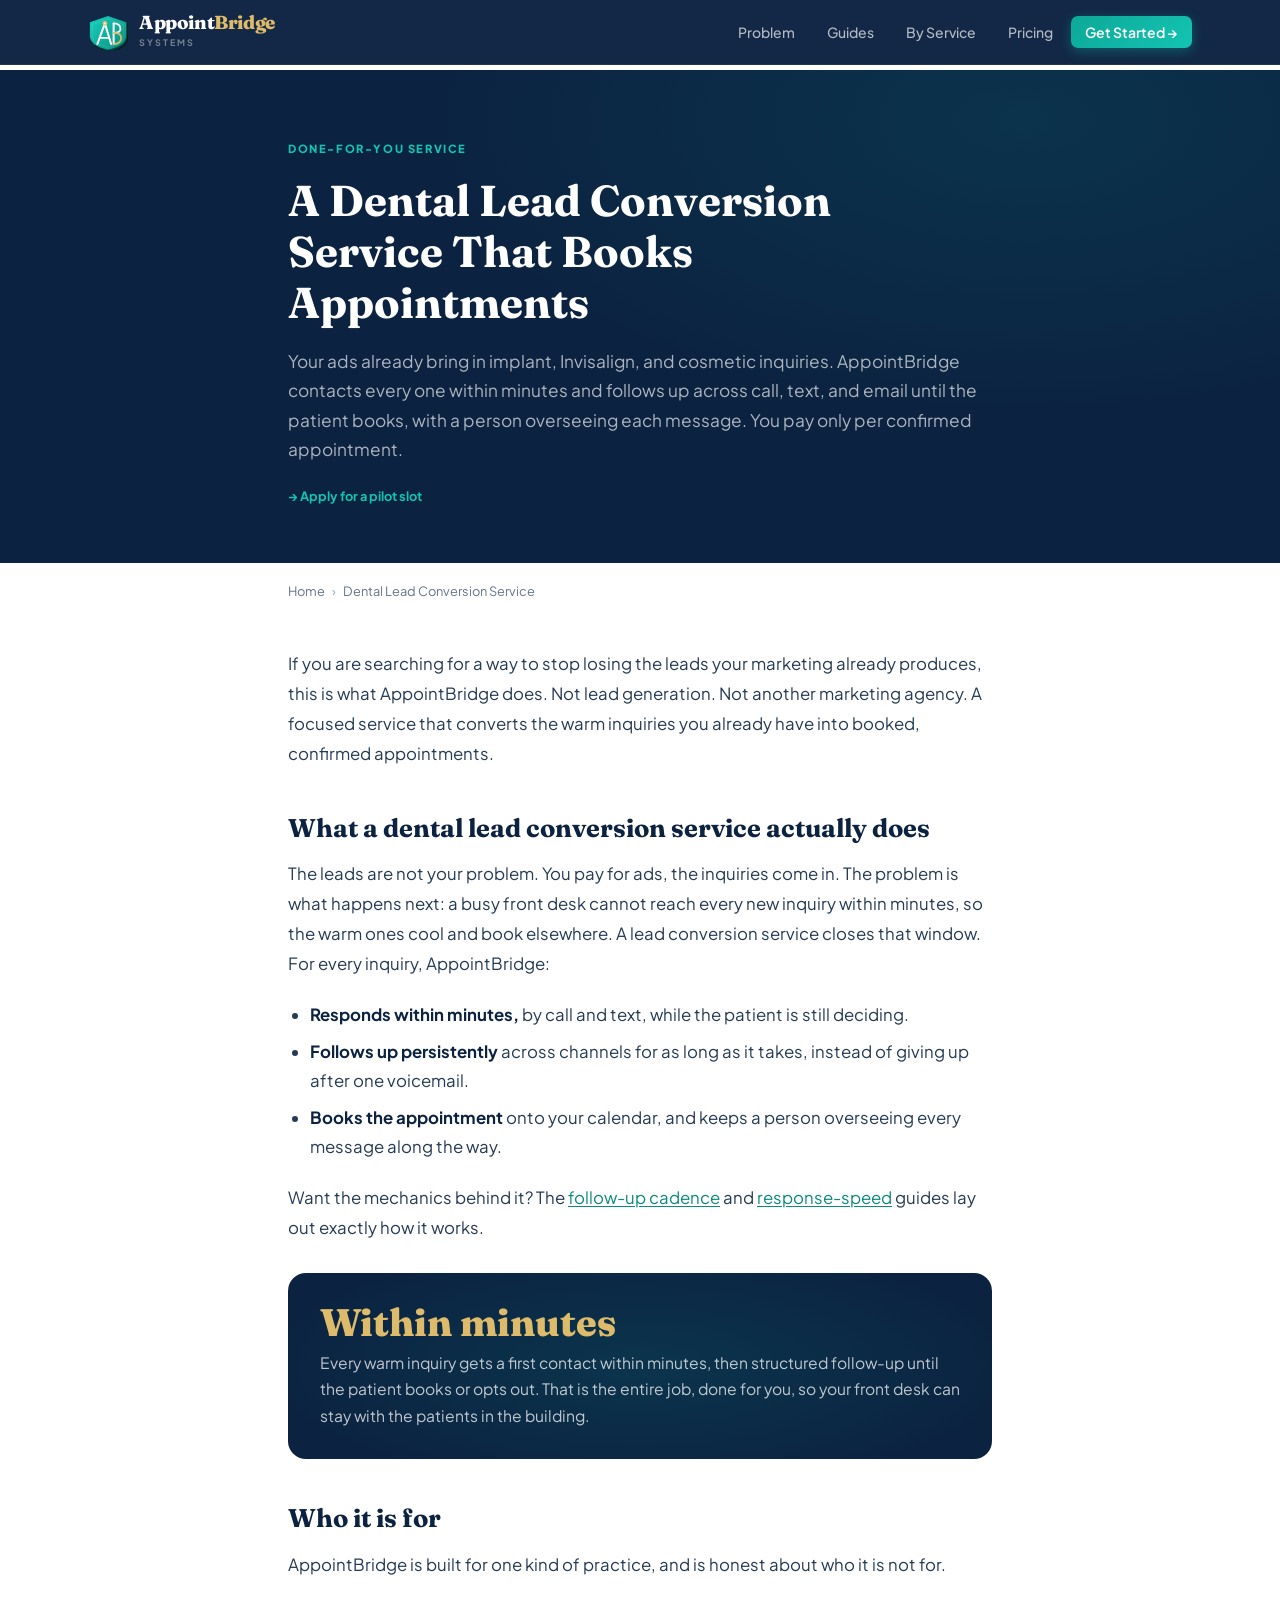
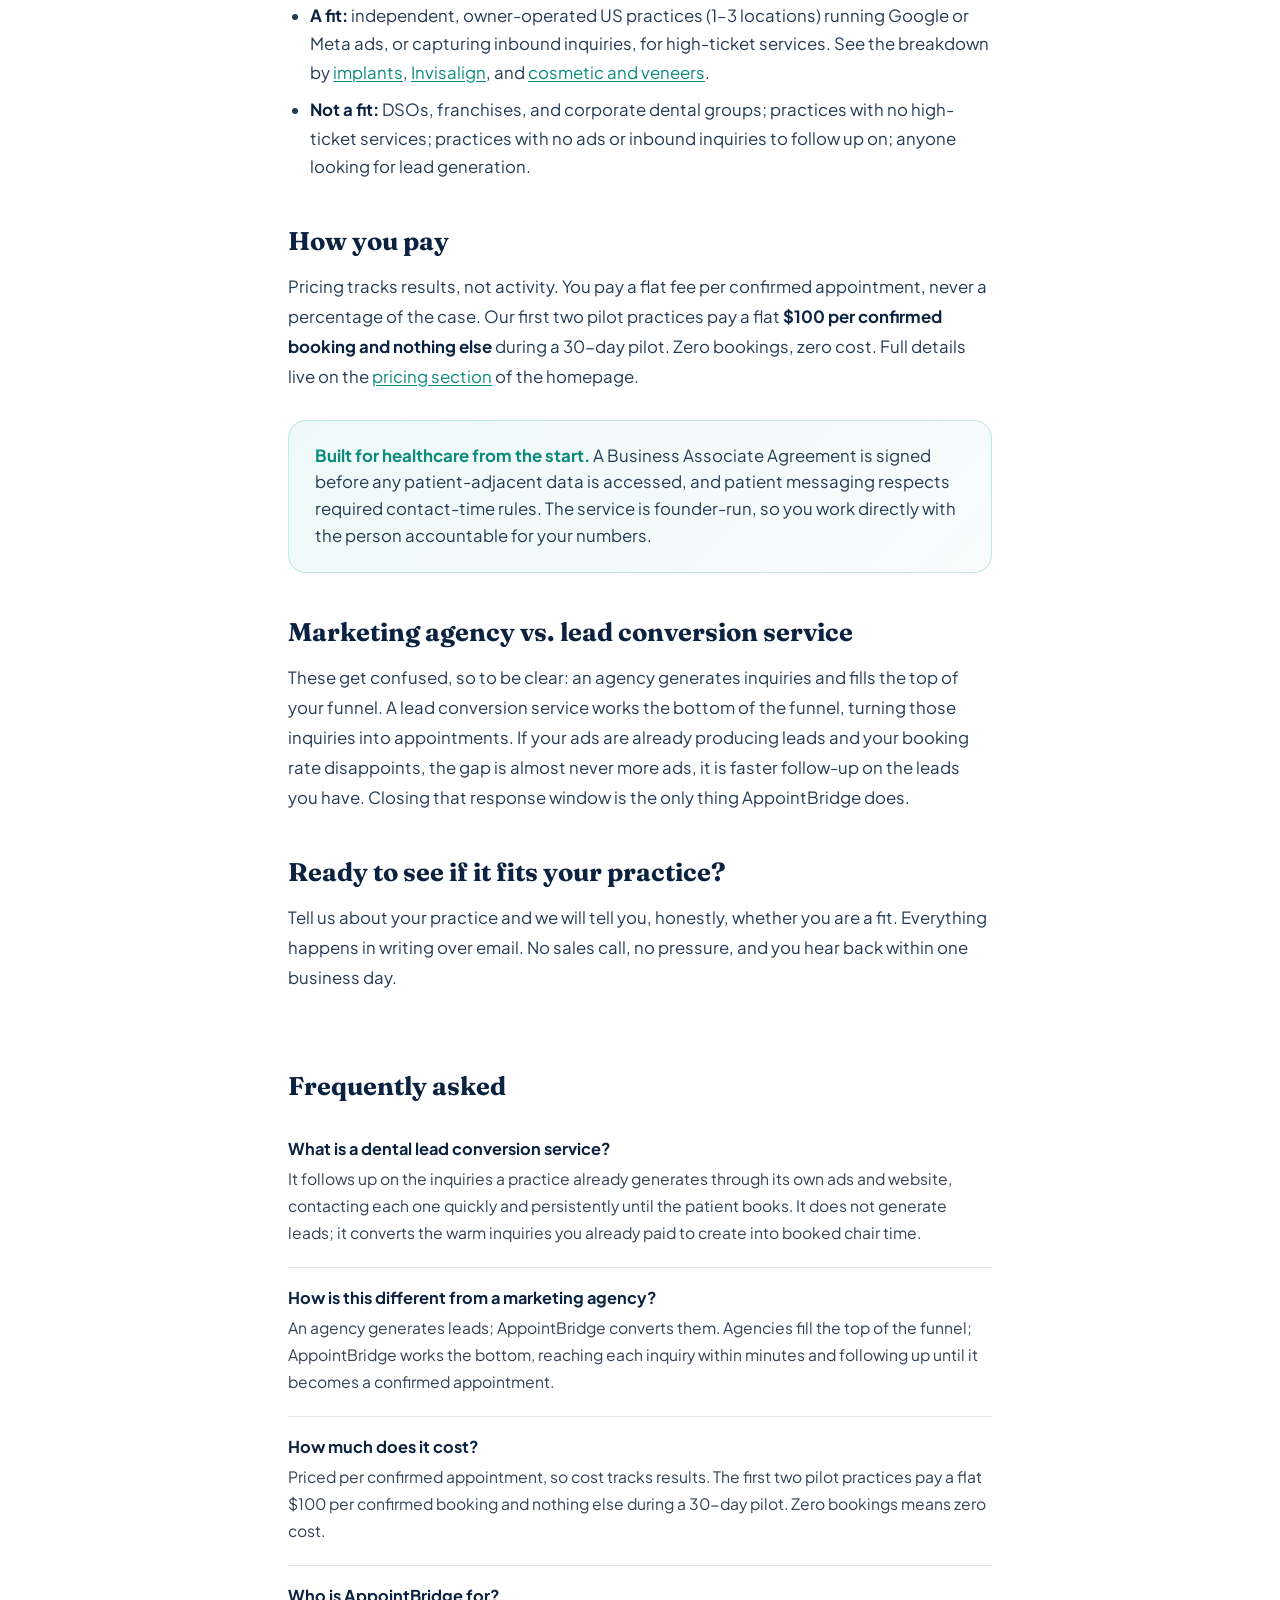
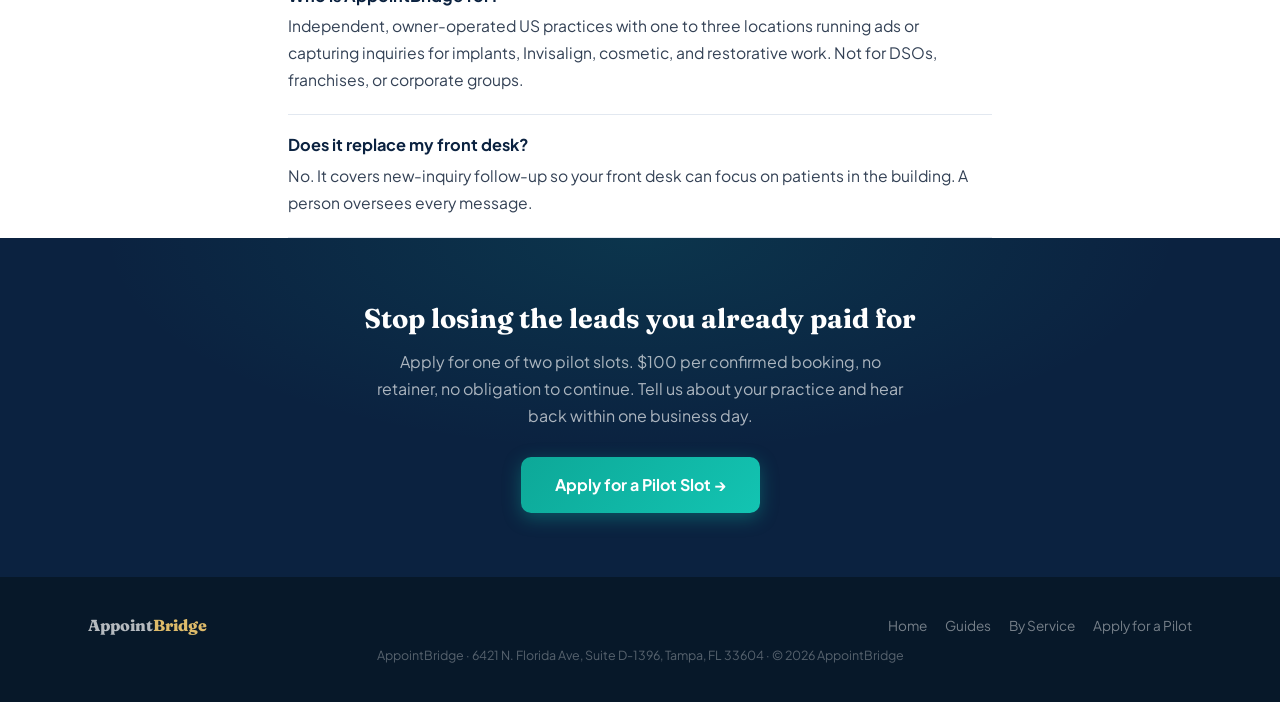
<file: dental-lead-conversion-service/index.html>
<!DOCTYPE html>
<html lang="en">
<head>
<meta charset="UTF-8">
<meta name="viewport" content="width=device-width, initial-scale=1.0">
<title>Dental Lead Conversion Service | Follow-Up That Books Appointments | AppointBridge</title>
<meta name="description" content="AppointBridge is a done-for-you dental lead conversion service. We contact every warm implant, Invisalign, and cosmetic inquiry from your ads within minutes and follow up until the patient books. Pay per confirmed appointment.">
<link rel="canonical" href="https://appoint-bridge.com/dental-lead-conversion-service/">
<meta property="og:type" content="website">
<meta property="og:title" content="Dental Lead Conversion Service — AppointBridge">
<meta property="og:description" content="Done-for-you follow-up that turns the inquiries your ads already generate into booked appointments. Pay per confirmed booking.">
<meta property="og:url" content="https://appoint-bridge.com/dental-lead-conversion-service/">
<meta name="robots" content="index,follow">
<link rel="preconnect" href="https://fonts.googleapis.com">
<link href="https://fonts.googleapis.com/css2?family=Plus+Jakarta+Sans:wght@300;400;500;600;700;800&family=Fraunces:ital,wght@0,700;0,800;1,700&display=swap" rel="stylesheet">
<link rel="stylesheet" href="/assets/article.css">
<script type="application/ld+json">
{"@context":"https://schema.org","@type":"Service","name":"Dental Lead Conversion Service","serviceType":"Warm-lead follow-up and appointment booking for dental practices","provider":{"@type":"Organization","name":"AppointBridge","url":"https://appoint-bridge.com/","address":{"@type":"PostalAddress","streetAddress":"6421 N. Florida Ave, Suite D-1396","addressLocality":"Tampa","addressRegion":"FL","postalCode":"33604","addressCountry":"US"}},"areaServed":"US","audience":{"@type":"Audience","audienceType":"Independent owner-operated dental practices running ads for implants, Invisalign, or cosmetic services"},"description":"A done-for-you service that contacts every warm dental inquiry within minutes and follows up across call, text, and email until the patient books a confirmed appointment. Billed per confirmed booking only.","offers":{"@type":"Offer","priceSpecification":{"@type":"PriceSpecification","description":"Per confirmed appointment. Pilot practices pay $100 per confirmed booking with no retainer."}}}
</script>
<script type="application/ld+json">
{"@context":"https://schema.org","@type":"FAQPage","mainEntity":[
{"@type":"Question","name":"What is a dental lead conversion service?","acceptedAnswer":{"@type":"Answer","text":"A dental lead conversion service follows up on the inquiries a practice already generates through its own ads and website, contacting each one quickly and persistently until the patient books an appointment. It does not generate leads; it converts the warm inquiries you already paid to create into booked chair time."}},
{"@type":"Question","name":"How is this different from a marketing agency?","acceptedAnswer":{"@type":"Answer","text":"A marketing agency generates leads. AppointBridge converts them. Agencies fill the top of the funnel with inquiries; AppointBridge works the bottom, reaching each inquiry within minutes and following up until it becomes a confirmed appointment. The two are complementary, not the same job."}},
{"@type":"Question","name":"How much does a dental lead conversion service cost?","acceptedAnswer":{"@type":"Answer","text":"AppointBridge is priced per confirmed appointment, so cost tracks results. The first two pilot practices pay a flat $100 per confirmed booking and nothing else during a 30-day pilot. Zero bookings means zero cost."}},
{"@type":"Question","name":"Who is AppointBridge for?","acceptedAnswer":{"@type":"Answer","text":"Independent, owner-operated US dental practices with one to three locations that run Google or Meta ads, or capture inbound inquiries, for high-ticket services such as implants, Invisalign, cosmetic, and complex restorative work. It is not for DSOs, franchises, or corporate dental groups."}},
{"@type":"Question","name":"Does AppointBridge replace my front desk?","acceptedAnswer":{"@type":"Answer","text":"No. It covers new-inquiry follow-up so your front desk can stay focused on patients in the building. A person oversees every message, and the service handles the response and follow-up your team cannot reliably do in real time during clinical hours."}}
]}
</script>
</head>
<body>

<header>
<nav>
  <a href="/" class="logo">
    <div class="logo-mark">
      <svg viewBox="0 0 64 58" fill="none" xmlns="http://www.w3.org/2000/svg">
        <defs><linearGradient id="sg" x1="3" y1="3" x2="61" y2="57" gradientUnits="userSpaceOnUse"><stop offset="0%" stop-color="#17d4c0"/><stop offset="100%" stop-color="#0a8a7c"/></linearGradient></defs>
        <path d="M32 3 L61 13 L61 35 Q61 50 32 57 Q3 50 3 35 L3 13 Z" fill="#021e1b" transform="translate(3,4)"/>
        <path d="M32 3 L61 13 L61 35 Q61 50 32 57 Q3 50 3 35 L3 13 Z" fill="#054d46" transform="translate(1.5,2)"/>
        <path d="M32 3 L61 13 L61 35 Q61 50 32 57 Q3 50 3 35 L3 13 Z" fill="url(#sg)"/>
        <path d="M32 8 L57 17 L57 35 Q57 48 32 53 Q7 48 7 35 L7 17 Z" stroke="rgba(255,255,255,0.16)" stroke-width="1" fill="none"/>
        <polyline points="15,48 27,15 37,48" stroke="white" stroke-width="3.2" stroke-linecap="round" stroke-linejoin="round" fill="none"/>
        <line x1="19" y1="38" x2="33" y2="38" stroke="white" stroke-width="2.8" stroke-linecap="round"/>
        <circle cx="27" cy="15" r="3.8" fill="#debb6a"/><circle cx="27" cy="15" r="1.9" fill="#f5e9cc"/>
        <line x1="41" y1="15" x2="41" y2="48" stroke="white" stroke-width="3.2" stroke-linecap="round"/>
        <path d="M41 15 Q52 15 52 24 Q52 30 41 30" stroke="white" stroke-width="2.8" stroke-linecap="round" fill="none"/>
        <path d="M41 30 Q53 30 53 38 Q53 48 41 48" stroke="#debb6a" stroke-width="2.8" stroke-linecap="round" fill="none"/>
      </svg>
    </div>
    <div><div class="logo-name">Appoint<span>Bridge</span></div><div class="logo-systems">Systems</div></div>
  </a>
  <button class="menu-toggle">☰</button>
  <ul class="nav-links" id="nav">
    <li><a href="/#problem">Problem</a></li>
    <li><a href="/guide/">Guides</a></li>
    <li><a href="/for/">By Service</a></li>
    <li><a href="/#pricing">Pricing</a></li>
    <li><a href="/#contact" class="nav-cta">Get Started →</a></li>
  </ul>
</nav>
</header>

<section class="article-hero">
  <div class="container">
    <div class="eyebrow">Done-for-you service</div>
    <h1>A Dental Lead Conversion Service That Books Appointments</h1>
    <p class="standfirst">Your ads already bring in implant, Invisalign, and cosmetic inquiries. AppointBridge contacts every one within minutes and follows up across call, text, and email until the patient books, with a person overseeing each message. You pay only per confirmed appointment.</p>
    <div class="article-meta"><a href="/#contact" style="color:var(--teal-light);text-decoration:none;font-weight:700">→ Apply for a pilot slot</a></div>
  </div>
</section>

<div class="container">
<div class="crumbs"><a href="/">Home</a><span>›</span>Dental Lead Conversion Service</div>

<div class="prose">
<p>If you are searching for a way to stop losing the leads your marketing already produces, this is what AppointBridge does. Not lead generation. Not another marketing agency. A focused service that converts the warm inquiries you already have into booked, confirmed appointments.</p>

<h2>What a dental lead conversion service actually does</h2>
<p>The leads are not your problem. You pay for ads, the inquiries come in. The problem is what happens next: a busy front desk cannot reach every new inquiry within minutes, so the warm ones cool and book elsewhere. A lead conversion service closes that window. For every inquiry, AppointBridge:</p>
<ul>
<li><strong>Responds within minutes,</strong> by call and text, while the patient is still deciding.</li>
<li><strong>Follows up persistently</strong> across channels for as long as it takes, instead of giving up after one voicemail.</li>
<li><strong>Books the appointment</strong> onto your calendar, and keeps a person overseeing every message along the way.</li>
</ul>
<p>Want the mechanics behind it? The <a href="/guide/dental-lead-follow-up-cadence/">follow-up cadence</a> and <a href="/guide/how-fast-to-respond-to-dental-leads/">response-speed</a> guides lay out exactly how it works.</p>

<div class="callout">
  <div class="callout-num">Within minutes</div>
  <div class="callout-text">Every warm inquiry gets a first contact within minutes, then structured follow-up until the patient books or opts out. That is the entire job, done for you, so your front desk can stay with the patients in the building.</div>
</div>

<h2>Who it is for</h2>
<p>AppointBridge is built for one kind of practice, and is honest about who it is not for.</p>
<ul>
<li><strong>A fit:</strong> independent, owner-operated US practices (1–3 locations) running Google or Meta ads, or capturing inbound inquiries, for high-ticket services. See the breakdown by <a href="/for/implant-practices/">implants</a>, <a href="/for/invisalign-providers/">Invisalign</a>, and <a href="/for/cosmetic-veneer-practices/">cosmetic and veneers</a>.</li>
<li><strong>Not a fit:</strong> DSOs, franchises, and corporate dental groups; practices with no high-ticket services; practices with no ads or inbound inquiries to follow up on; anyone looking for lead generation.</li>
</ul>

<h2>How you pay</h2>
<p>Pricing tracks results, not activity. You pay a flat fee per confirmed appointment, never a percentage of the case. Our first two pilot practices pay a flat <strong>$100 per confirmed booking and nothing else</strong> during a 30-day pilot. Zero bookings, zero cost. Full details live on the <a href="/#pricing">pricing section</a> of the homepage.</p>

<div class="takeaway"><strong>Built for healthcare from the start.</strong> A Business Associate Agreement is signed before any patient-adjacent data is accessed, and patient messaging respects required contact-time rules. The service is founder-run, so you work directly with the person accountable for your numbers.</div>

<h2>Marketing agency vs. lead conversion service</h2>
<p>These get confused, so to be clear: an agency generates inquiries and fills the top of your funnel. A lead conversion service works the bottom of the funnel, turning those inquiries into appointments. If your ads are already producing leads and your booking rate disappoints, the gap is almost never more ads, it is faster follow-up on the leads you have. Closing that response window is the only thing AppointBridge does.</p>

<h2>Ready to see if it fits your practice?</h2>
<p>Tell us about your practice and we will tell you, honestly, whether you are a fit. Everything happens in writing over email. No sales call, no pressure, and you hear back within one business day.</p>
</div>
</div>

<div class="faq">
<div class="container">
  <h2>Frequently asked</h2>
  <div class="faq-item"><h3>What is a dental lead conversion service?</h3><p>It follows up on the inquiries a practice already generates through its own ads and website, contacting each one quickly and persistently until the patient books. It does not generate leads; it converts the warm inquiries you already paid to create into booked chair time.</p></div>
  <div class="faq-item"><h3>How is this different from a marketing agency?</h3><p>An agency generates leads; AppointBridge converts them. Agencies fill the top of the funnel; AppointBridge works the bottom, reaching each inquiry within minutes and following up until it becomes a confirmed appointment.</p></div>
  <div class="faq-item"><h3>How much does it cost?</h3><p>Priced per confirmed appointment, so cost tracks results. The first two pilot practices pay a flat $100 per confirmed booking and nothing else during a 30-day pilot. Zero bookings means zero cost.</p></div>
  <div class="faq-item"><h3>Who is AppointBridge for?</h3><p>Independent, owner-operated US practices with one to three locations running ads or capturing inquiries for implants, Invisalign, cosmetic, and restorative work. Not for DSOs, franchises, or corporate groups.</p></div>
  <div class="faq-item"><h3>Does it replace my front desk?</h3><p>No. It covers new-inquiry follow-up so your front desk can focus on patients in the building. A person oversees every message.</p></div>
</div>
</div>

<section class="cta-band">
  <div class="container">
    <h2>Stop losing the leads you already paid for</h2>
    <p>Apply for one of two pilot slots. $100 per confirmed booking, no retainer, no obligation to continue. Tell us about your practice and hear back within one business day.</p>
    <a href="/#contact" class="btn-primary">Apply for a Pilot Slot →</a>
  </div>
</section>

<footer>
<div class="container-wide">
  <div class="footer-inner">
    <div class="footer-logo">Appoint<span>Bridge</span></div>
    <div class="footer-links"><a href="/">Home</a><a href="/guide/">Guides</a><a href="/for/">By Service</a><a href="/#contact">Apply for a Pilot</a></div>
  </div>
  <p class="footer-addr">AppointBridge · 6421 N. Florida Ave, Suite D-1396, Tampa, FL 33604 · © 2026 AppointBridge</p>
</div>
</footer>

<script>document.querySelector('.menu-toggle').addEventListener('click',function(){document.getElementById('nav').classList.toggle('open')});</script>
</body>
</html>
</file>
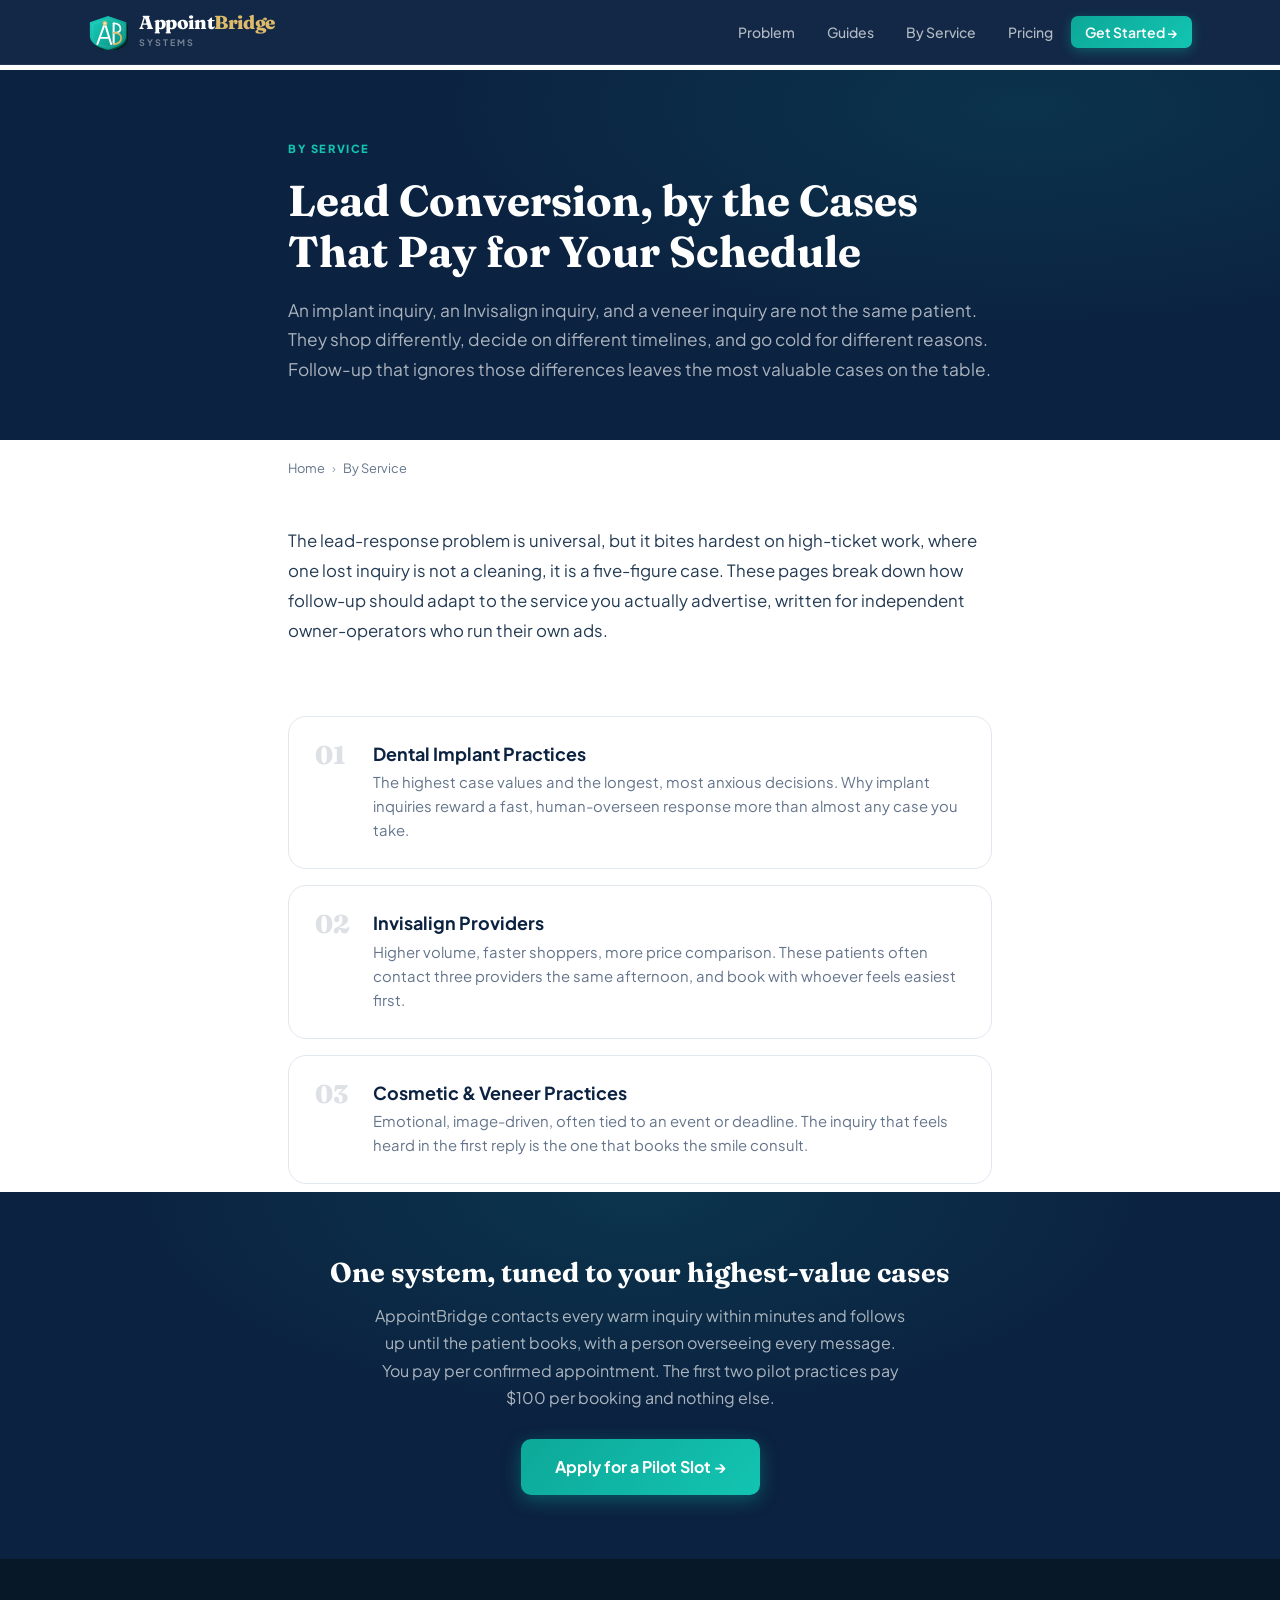
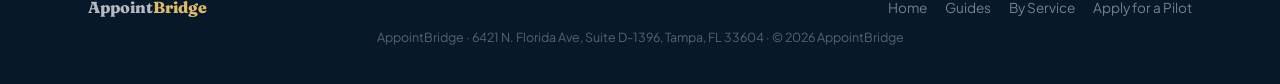
<file: for/index.html>
<!DOCTYPE html>
<html lang="en">
<head>
<meta charset="UTF-8">
<meta name="viewport" content="width=device-width, initial-scale=1.0">
<title>Lead Conversion by Service: Implants, Invisalign, Cosmetic | AppointBridge</title>
<meta name="description" content="How warm-inquiry follow-up plays out differently for implant, Invisalign, and cosmetic cases — and why the highest-value services lose the most to a slow callback. Built for independent practices.">
<link rel="canonical" href="https://appoint-bridge.com/for/">
<meta property="og:type" content="website">
<meta property="og:title" content="Lead Conversion by Service — AppointBridge">
<meta property="og:description" content="Implant, Invisalign, and cosmetic inquiries each behave differently. Here's how follow-up should adapt.">
<meta property="og:url" content="https://appoint-bridge.com/for/">
<meta name="robots" content="index,follow">
<link rel="preconnect" href="https://fonts.googleapis.com">
<link href="https://fonts.googleapis.com/css2?family=Plus+Jakarta+Sans:wght@300;400;500;600;700;800&family=Fraunces:ital,wght@0,700;0,800;1,700&display=swap" rel="stylesheet">
<link rel="stylesheet" href="/assets/article.css">
<script type="application/ld+json">
{
  "@context":"https://schema.org","@type":"CollectionPage",
  "name":"Lead Conversion by Service",
  "description":"How warm-inquiry follow-up differs for implant, Invisalign, and cosmetic dental cases.",
  "url":"https://appoint-bridge.com/for/",
  "publisher":{"@type":"Organization","name":"AppointBridge","url":"https://appoint-bridge.com/"},
  "hasPart":[
    {"@type":"WebPage","name":"Lead Follow-Up for Dental Implant Practices","url":"https://appoint-bridge.com/for/implant-practices/"},
    {"@type":"WebPage","name":"Converting Invisalign Inquiries into Consults","url":"https://appoint-bridge.com/for/invisalign-providers/"},
    {"@type":"WebPage","name":"Cosmetic & Veneer Inquiry Conversion","url":"https://appoint-bridge.com/for/cosmetic-veneer-practices/"}
  ]
}
</script>
</head>
<body>

<header>
<nav>
  <a href="/" class="logo">
    <div class="logo-mark">
      <svg viewBox="0 0 64 58" fill="none" xmlns="http://www.w3.org/2000/svg">
        <defs><linearGradient id="sg" x1="3" y1="3" x2="61" y2="57" gradientUnits="userSpaceOnUse"><stop offset="0%" stop-color="#17d4c0"/><stop offset="100%" stop-color="#0a8a7c"/></linearGradient></defs>
        <path d="M32 3 L61 13 L61 35 Q61 50 32 57 Q3 50 3 35 L3 13 Z" fill="#021e1b" transform="translate(3,4)"/>
        <path d="M32 3 L61 13 L61 35 Q61 50 32 57 Q3 50 3 35 L3 13 Z" fill="#054d46" transform="translate(1.5,2)"/>
        <path d="M32 3 L61 13 L61 35 Q61 50 32 57 Q3 50 3 35 L3 13 Z" fill="url(#sg)"/>
        <path d="M32 8 L57 17 L57 35 Q57 48 32 53 Q7 48 7 35 L7 17 Z" stroke="rgba(255,255,255,0.16)" stroke-width="1" fill="none"/>
        <polyline points="15,48 27,15 37,48" stroke="white" stroke-width="3.2" stroke-linecap="round" stroke-linejoin="round" fill="none"/>
        <line x1="19" y1="38" x2="33" y2="38" stroke="white" stroke-width="2.8" stroke-linecap="round"/>
        <circle cx="27" cy="15" r="3.8" fill="#debb6a"/><circle cx="27" cy="15" r="1.9" fill="#f5e9cc"/>
        <line x1="41" y1="15" x2="41" y2="48" stroke="white" stroke-width="3.2" stroke-linecap="round"/>
        <path d="M41 15 Q52 15 52 24 Q52 30 41 30" stroke="white" stroke-width="2.8" stroke-linecap="round" fill="none"/>
        <path d="M41 30 Q53 30 53 38 Q53 48 41 48" stroke="#debb6a" stroke-width="2.8" stroke-linecap="round" fill="none"/>
      </svg>
    </div>
    <div><div class="logo-name">Appoint<span>Bridge</span></div><div class="logo-systems">Systems</div></div>
  </a>
  <button class="menu-toggle">☰</button>
  <ul class="nav-links" id="nav">
    <li><a href="/#problem">Problem</a></li>
    <li><a href="/guide/">Guides</a></li>
    <li><a href="/for/">By Service</a></li>
    <li><a href="/#pricing">Pricing</a></li>
    <li><a href="/#contact" class="nav-cta">Get Started →</a></li>
  </ul>
</nav>
</header>

<section class="article-hero">
  <div class="container">
    <div class="eyebrow">By Service</div>
    <h1>Lead Conversion, by the Cases That Pay for Your Schedule</h1>
    <p class="standfirst">An implant inquiry, an Invisalign inquiry, and a veneer inquiry are not the same patient. They shop differently, decide on different timelines, and go cold for different reasons. Follow-up that ignores those differences leaves the most valuable cases on the table.</p>
  </div>
</section>

<div class="container">
<div class="crumbs"><a href="/">Home</a><span>›</span>By Service</div>

<div class="prose">
<p>The lead-response problem is universal, but it bites hardest on high-ticket work, where one lost inquiry is not a cleaning, it is a five-figure case. These pages break down how follow-up should adapt to the service you actually advertise, written for independent owner-operators who run their own ads.</p>
</div>

<div class="hub-list">
  <a class="hub-entry" href="/for/implant-practices/">
    <div class="hub-num">01</div>
    <div><h3>Dental Implant Practices</h3><p>The highest case values and the longest, most anxious decisions. Why implant inquiries reward a fast, human-overseen response more than almost any case you take.</p></div>
  </a>
  <a class="hub-entry" href="/for/invisalign-providers/">
    <div class="hub-num">02</div>
    <div><h3>Invisalign Providers</h3><p>Higher volume, faster shoppers, more price comparison. These patients often contact three providers the same afternoon, and book with whoever feels easiest first.</p></div>
  </a>
  <a class="hub-entry" href="/for/cosmetic-veneer-practices/">
    <div class="hub-num">03</div>
    <div><h3>Cosmetic &amp; Veneer Practices</h3><p>Emotional, image-driven, often tied to an event or deadline. The inquiry that feels heard in the first reply is the one that books the smile consult.</p></div>
  </a>
</div>
</div>

<section class="cta-band">
  <div class="container">
    <h2>One system, tuned to your highest-value cases</h2>
    <p>AppointBridge contacts every warm inquiry within minutes and follows up until the patient books, with a person overseeing every message. You pay per confirmed appointment. The first two pilot practices pay $100 per booking and nothing else.</p>
    <a href="/#contact" class="btn-primary">Apply for a Pilot Slot →</a>
  </div>
</section>

<footer>
<div class="container-wide">
  <div class="footer-inner">
    <div class="footer-logo">Appoint<span>Bridge</span></div>
    <div class="footer-links"><a href="/">Home</a><a href="/guide/">Guides</a><a href="/for/">By Service</a><a href="/#contact">Apply for a Pilot</a></div>
  </div>
  <p class="footer-addr">AppointBridge · 6421 N. Florida Ave, Suite D-1396, Tampa, FL 33604 · © 2026 AppointBridge</p>
</div>
</footer>

<script>document.querySelector('.menu-toggle').addEventListener('click',function(){document.getElementById('nav').classList.toggle('open')});</script>
</body>
</html>
</file>
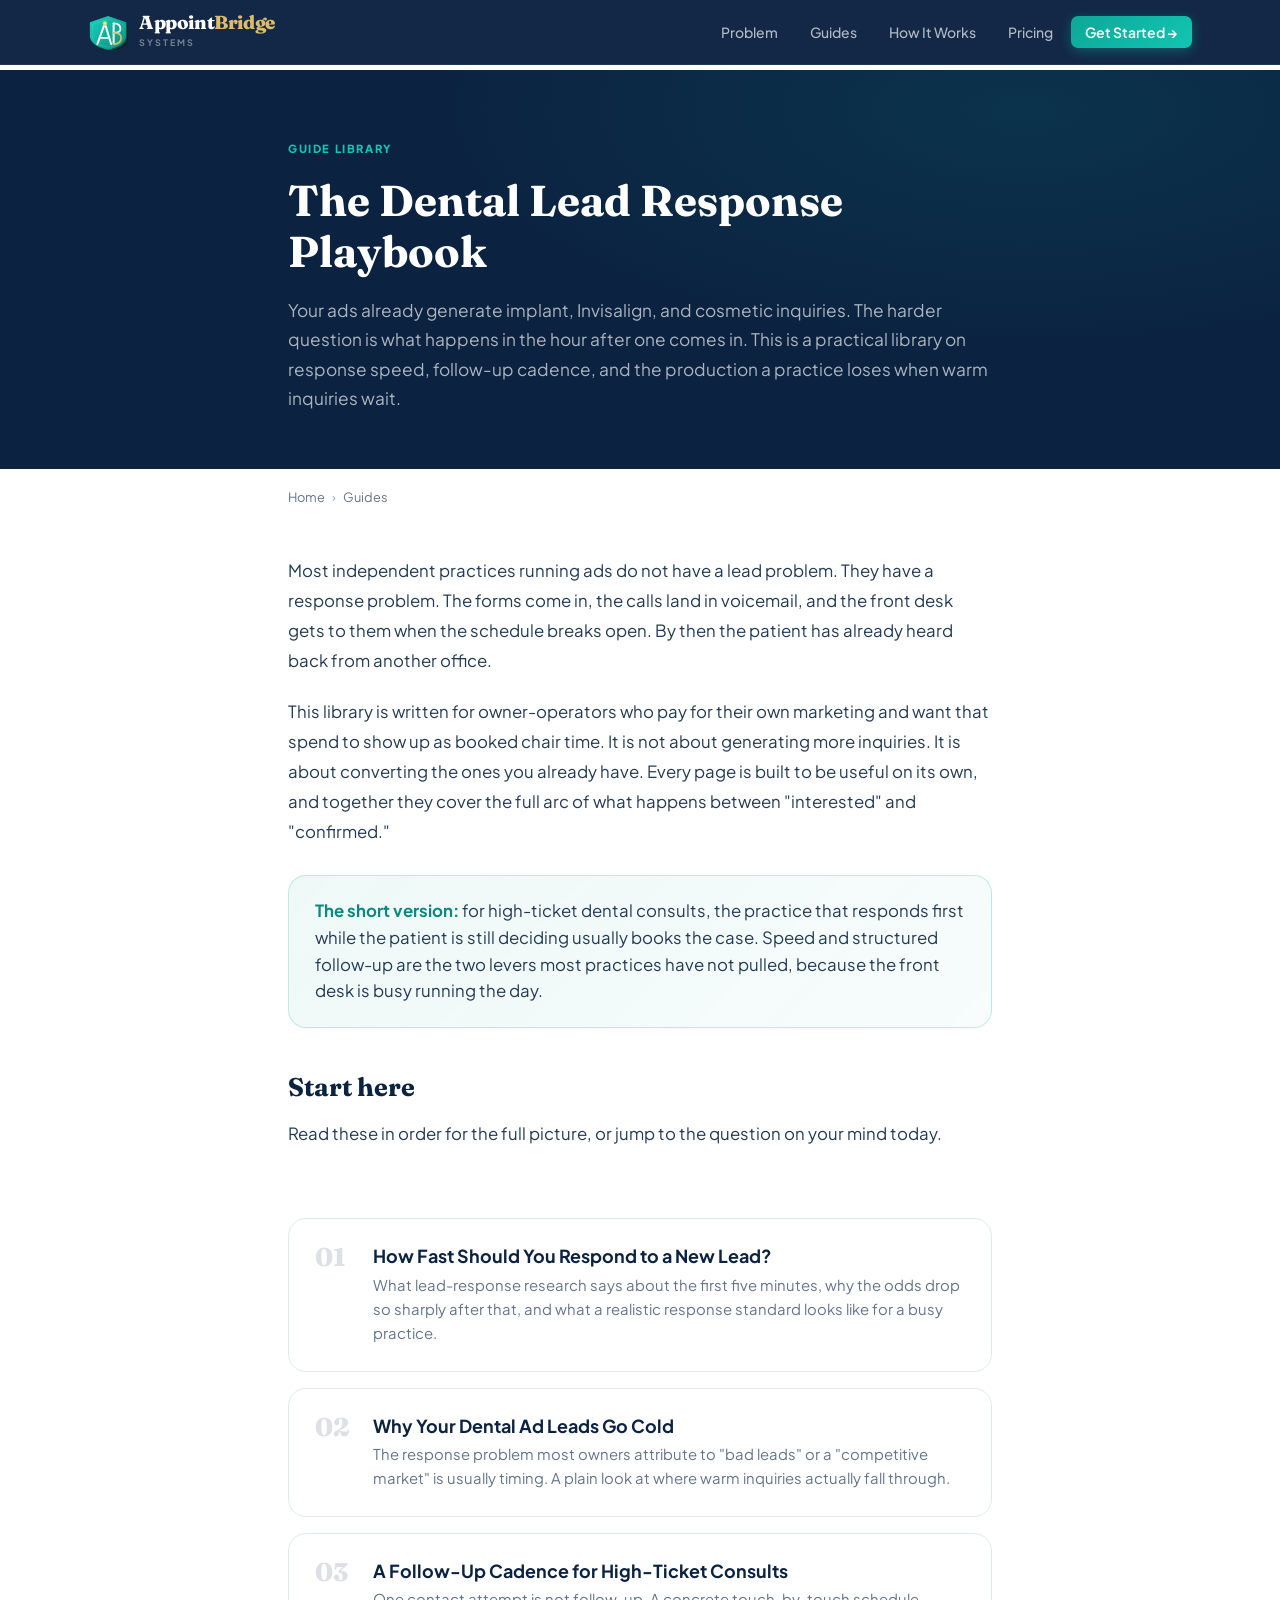
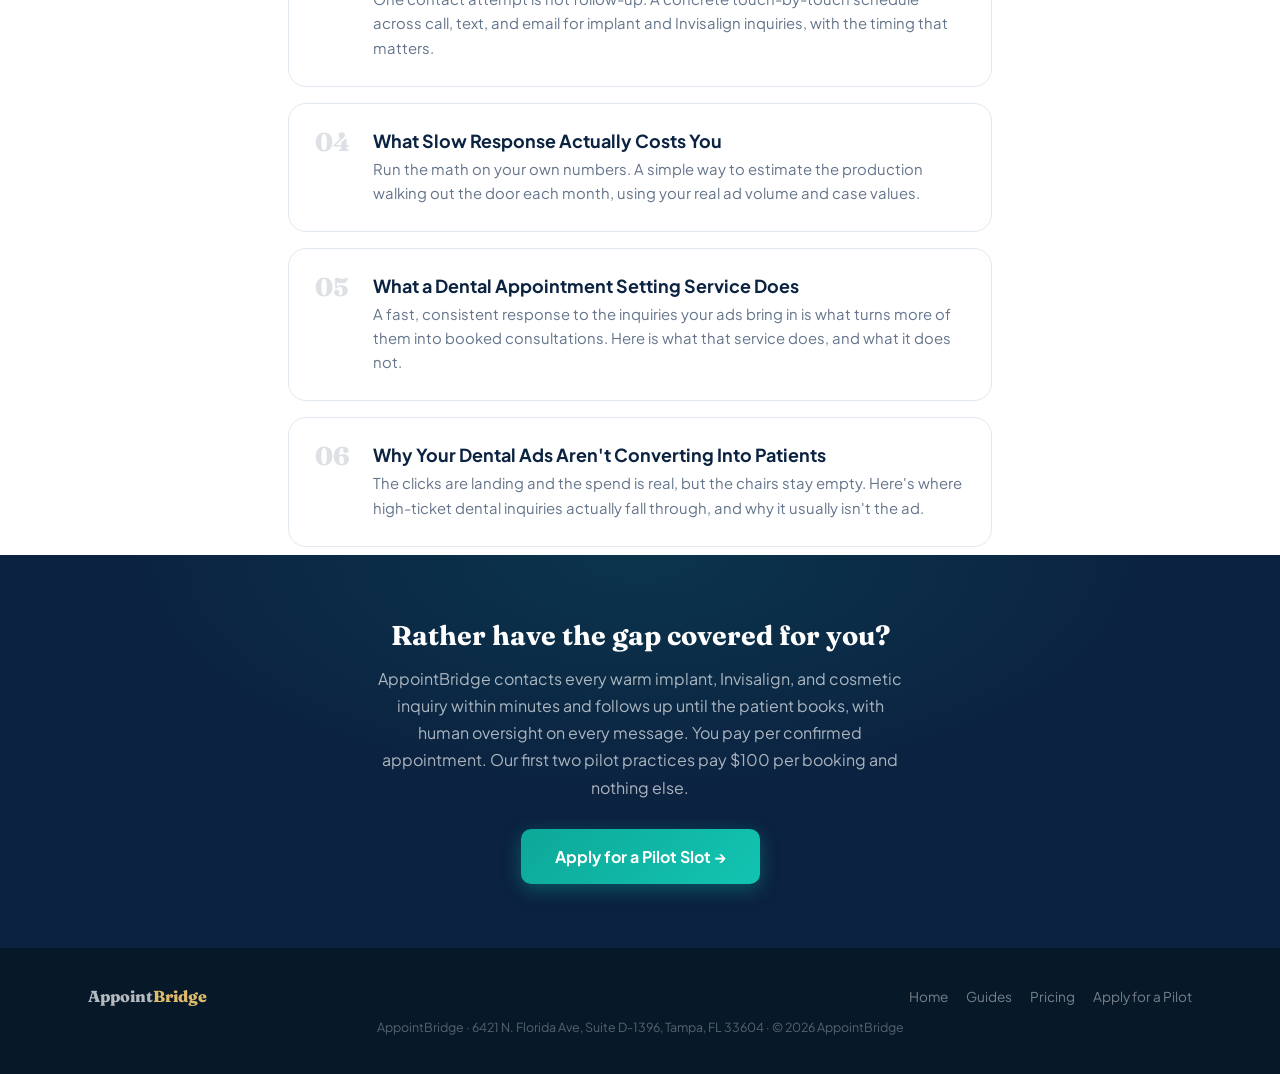
<file: guide/index.html>
<!DOCTYPE html>
<html lang="en">
<head>
<meta charset="UTF-8">
<meta name="viewport" content="width=device-width, initial-scale=1.0">
<title>The Dental Lead Response Playbook | AppointBridge</title>
<meta name="description" content="A practical guide for independent dental practices on converting the implant, Invisalign, and cosmetic inquiries your ads already generate. Response speed, follow-up cadence, and the real cost of slow callbacks.">
<link rel="canonical" href="https://appoint-bridge.com/guide/">
<meta property="og:type" content="website">
<meta property="og:title" content="The Dental Lead Response Playbook">
<meta property="og:description" content="How independent practices turn the high-ticket inquiries they already pay for into booked consults.">
<meta property="og:url" content="https://appoint-bridge.com/guide/">
<meta name="robots" content="index,follow">
<link rel="preconnect" href="https://fonts.googleapis.com">
<link href="https://fonts.googleapis.com/css2?family=Plus+Jakarta+Sans:wght@300;400;500;600;700;800&family=Fraunces:ital,wght@0,700;0,800;1,700&display=swap" rel="stylesheet">
<link rel="stylesheet" href="/assets/article.css">
<script type="application/ld+json">
{
  "@context":"https://schema.org",
  "@type":"CollectionPage",
  "name":"The Dental Lead Response Playbook",
  "description":"A guide for independent dental practices on converting the high-ticket inquiries their ads already generate.",
  "url":"https://appoint-bridge.com/guide/",
  "publisher":{"@type":"Organization","name":"AppointBridge","url":"https://appoint-bridge.com/"},
  "hasPart":[
    {"@type":"Article","name":"How Fast Should a Dental Practice Respond to a New Lead?","url":"https://appoint-bridge.com/guide/how-fast-to-respond-to-dental-leads/"},
    {"@type":"Article","name":"Why Your Dental Ad Leads Go Cold","url":"https://appoint-bridge.com/guide/why-dental-leads-go-cold/"},
    {"@type":"Article","name":"A Follow-Up Cadence for High-Ticket Dental Consults","url":"https://appoint-bridge.com/guide/dental-lead-follow-up-cadence/"},
    {"@type":"Article","name":"What Slow Lead Response Actually Costs a Practice","url":"https://appoint-bridge.com/guide/cost-of-slow-lead-response/"}
  ]
}
</script>
</head>
<body>

<header>
<nav>
  <a href="/" class="logo">
    <div class="logo-mark">
      <svg viewBox="0 0 64 58" fill="none" xmlns="http://www.w3.org/2000/svg">
        <defs><linearGradient id="sg" x1="3" y1="3" x2="61" y2="57" gradientUnits="userSpaceOnUse"><stop offset="0%" stop-color="#17d4c0"/><stop offset="100%" stop-color="#0a8a7c"/></linearGradient></defs>
        <path d="M32 3 L61 13 L61 35 Q61 50 32 57 Q3 50 3 35 L3 13 Z" fill="#021e1b" transform="translate(3,4)"/>
        <path d="M32 3 L61 13 L61 35 Q61 50 32 57 Q3 50 3 35 L3 13 Z" fill="#054d46" transform="translate(1.5,2)"/>
        <path d="M32 3 L61 13 L61 35 Q61 50 32 57 Q3 50 3 35 L3 13 Z" fill="url(#sg)"/>
        <path d="M32 8 L57 17 L57 35 Q57 48 32 53 Q7 48 7 35 L7 17 Z" stroke="rgba(255,255,255,0.16)" stroke-width="1" fill="none"/>
        <polyline points="15,48 27,15 37,48" stroke="white" stroke-width="3.2" stroke-linecap="round" stroke-linejoin="round" fill="none"/>
        <line x1="19" y1="38" x2="33" y2="38" stroke="white" stroke-width="2.8" stroke-linecap="round"/>
        <circle cx="27" cy="15" r="3.8" fill="#debb6a"/><circle cx="27" cy="15" r="1.9" fill="#f5e9cc"/>
        <line x1="41" y1="15" x2="41" y2="48" stroke="white" stroke-width="3.2" stroke-linecap="round"/>
        <path d="M41 15 Q52 15 52 24 Q52 30 41 30" stroke="white" stroke-width="2.8" stroke-linecap="round" fill="none"/>
        <path d="M41 30 Q53 30 53 38 Q53 48 41 48" stroke="#debb6a" stroke-width="2.8" stroke-linecap="round" fill="none"/>
      </svg>
    </div>
    <div><div class="logo-name">Appoint<span>Bridge</span></div><div class="logo-systems">Systems</div></div>
  </a>
  <button class="menu-toggle" onclick="document.getElementById('nav').classList.toggle('open')">☰</button>
  <ul class="nav-links" id="nav">
    <li><a href="/#problem">Problem</a></li>
    <li><a href="/guide/">Guides</a></li>
    <li><a href="/#solution">How It Works</a></li>
    <li><a href="/#pricing">Pricing</a></li>
    <li><a href="/#contact" class="nav-cta">Get Started →</a></li>
  </ul>
</nav>
</header>

<section class="article-hero">
  <div class="container">
    <div class="eyebrow">Guide Library</div>
    <h1>The Dental Lead Response Playbook</h1>
    <p class="standfirst">Your ads already generate implant, Invisalign, and cosmetic inquiries. The harder question is what happens in the hour after one comes in. This is a practical library on response speed, follow-up cadence, and the production a practice loses when warm inquiries wait.</p>
  </div>
</section>

<div class="container">
<div class="crumbs"><a href="/">Home</a><span>›</span>Guides</div>

<div class="prose">
<p>Most independent practices running ads do not have a lead problem. They have a response problem. The forms come in, the calls land in voicemail, and the front desk gets to them when the schedule breaks open. By then the patient has already heard back from another office.</p>

<p>This library is written for owner-operators who pay for their own marketing and want that spend to show up as booked chair time. It is not about generating more inquiries. It is about converting the ones you already have. Every page is built to be useful on its own, and together they cover the full arc of what happens between "interested" and "confirmed."</p>

<div class="takeaway"><strong>The short version:</strong> for high-ticket dental consults, the practice that responds first while the patient is still deciding usually books the case. Speed and structured follow-up are the two levers most practices have not pulled, because the front desk is busy running the day.</div>

<h2>Start here</h2>
<p>Read these in order for the full picture, or jump to the question on your mind today.</p>
</div>

<div class="hub-list">
  <a class="hub-entry" href="/guide/how-fast-to-respond-to-dental-leads/">
    <div class="hub-num">01</div>
    <div><h3>How Fast Should You Respond to a New Lead?</h3><p>What lead-response research says about the first five minutes, why the odds drop so sharply after that, and what a realistic response standard looks like for a busy practice.</p></div>
  </a>
  <a class="hub-entry" href="/guide/why-dental-leads-go-cold/">
    <div class="hub-num">02</div>
    <div><h3>Why Your Dental Ad Leads Go Cold</h3><p>The response problem most owners attribute to "bad leads" or a "competitive market" is usually timing. A plain look at where warm inquiries actually fall through.</p></div>
  </a>
  <a class="hub-entry" href="/guide/dental-lead-follow-up-cadence/">
    <div class="hub-num">03</div>
    <div><h3>A Follow-Up Cadence for High-Ticket Consults</h3><p>One contact attempt is not follow-up. A concrete touch-by-touch schedule across call, text, and email for implant and Invisalign inquiries, with the timing that matters.</p></div>
  </a>
  <a class="hub-entry" href="/guide/cost-of-slow-lead-response/">
    <div class="hub-num">04</div>
    <div><h3>What Slow Response Actually Costs You</h3><p>Run the math on your own numbers. A simple way to estimate the production walking out the door each month, using your real ad volume and case values.</p></div>
  </a>
  <a class="hub-entry" href="/guide/dental-appointment-setting-service/">
    <div class="hub-num">05</div>
    <div><h3>What a Dental Appointment Setting Service Does</h3><p>A fast, consistent response to the inquiries your ads bring in is what turns more of them into booked consultations. Here is what that service does, and what it does not.</p></div>
  </a>
  <a class="hub-entry" href="/guide/why-dental-ads-not-converting/">
    <div class="hub-num">06</div>
    <div><h3>Why Your Dental Ads Aren&#x27;t Converting Into Patients</h3><p>The clicks are landing and the spend is real, but the chairs stay empty. Here&#x27;s where high-ticket dental inquiries actually fall through, and why it usually isn&#x27;t the ad.</p></div>
  </a>
</div>

</div>

<section class="cta-band">
  <div class="container">
    <h2>Rather have the gap covered for you?</h2>
    <p>AppointBridge contacts every warm implant, Invisalign, and cosmetic inquiry within minutes and follows up until the patient books, with human oversight on every message. You pay per confirmed appointment. Our first two pilot practices pay $100 per booking and nothing else.</p>
    <a href="/#contact" class="btn-primary">Apply for a Pilot Slot →</a>
  </div>
</section>

<footer>
<div class="container-wide">
  <div class="footer-inner">
    <div class="footer-logo">Appoint<span>Bridge</span></div>
    <div class="footer-links">
      <a href="/">Home</a><a href="/guide/">Guides</a><a href="/#pricing">Pricing</a><a href="/#contact">Apply for a Pilot</a>
    </div>
  </div>
  <p class="footer-addr">AppointBridge · 6421 N. Florida Ave, Suite D-1396, Tampa, FL 33604 · © 2026 AppointBridge</p>
</div>
</footer>

<script>document.querySelector('.menu-toggle').addEventListener('click',function(){document.getElementById('nav').classList.toggle('open')});</script>
</body>
</html>
</file>
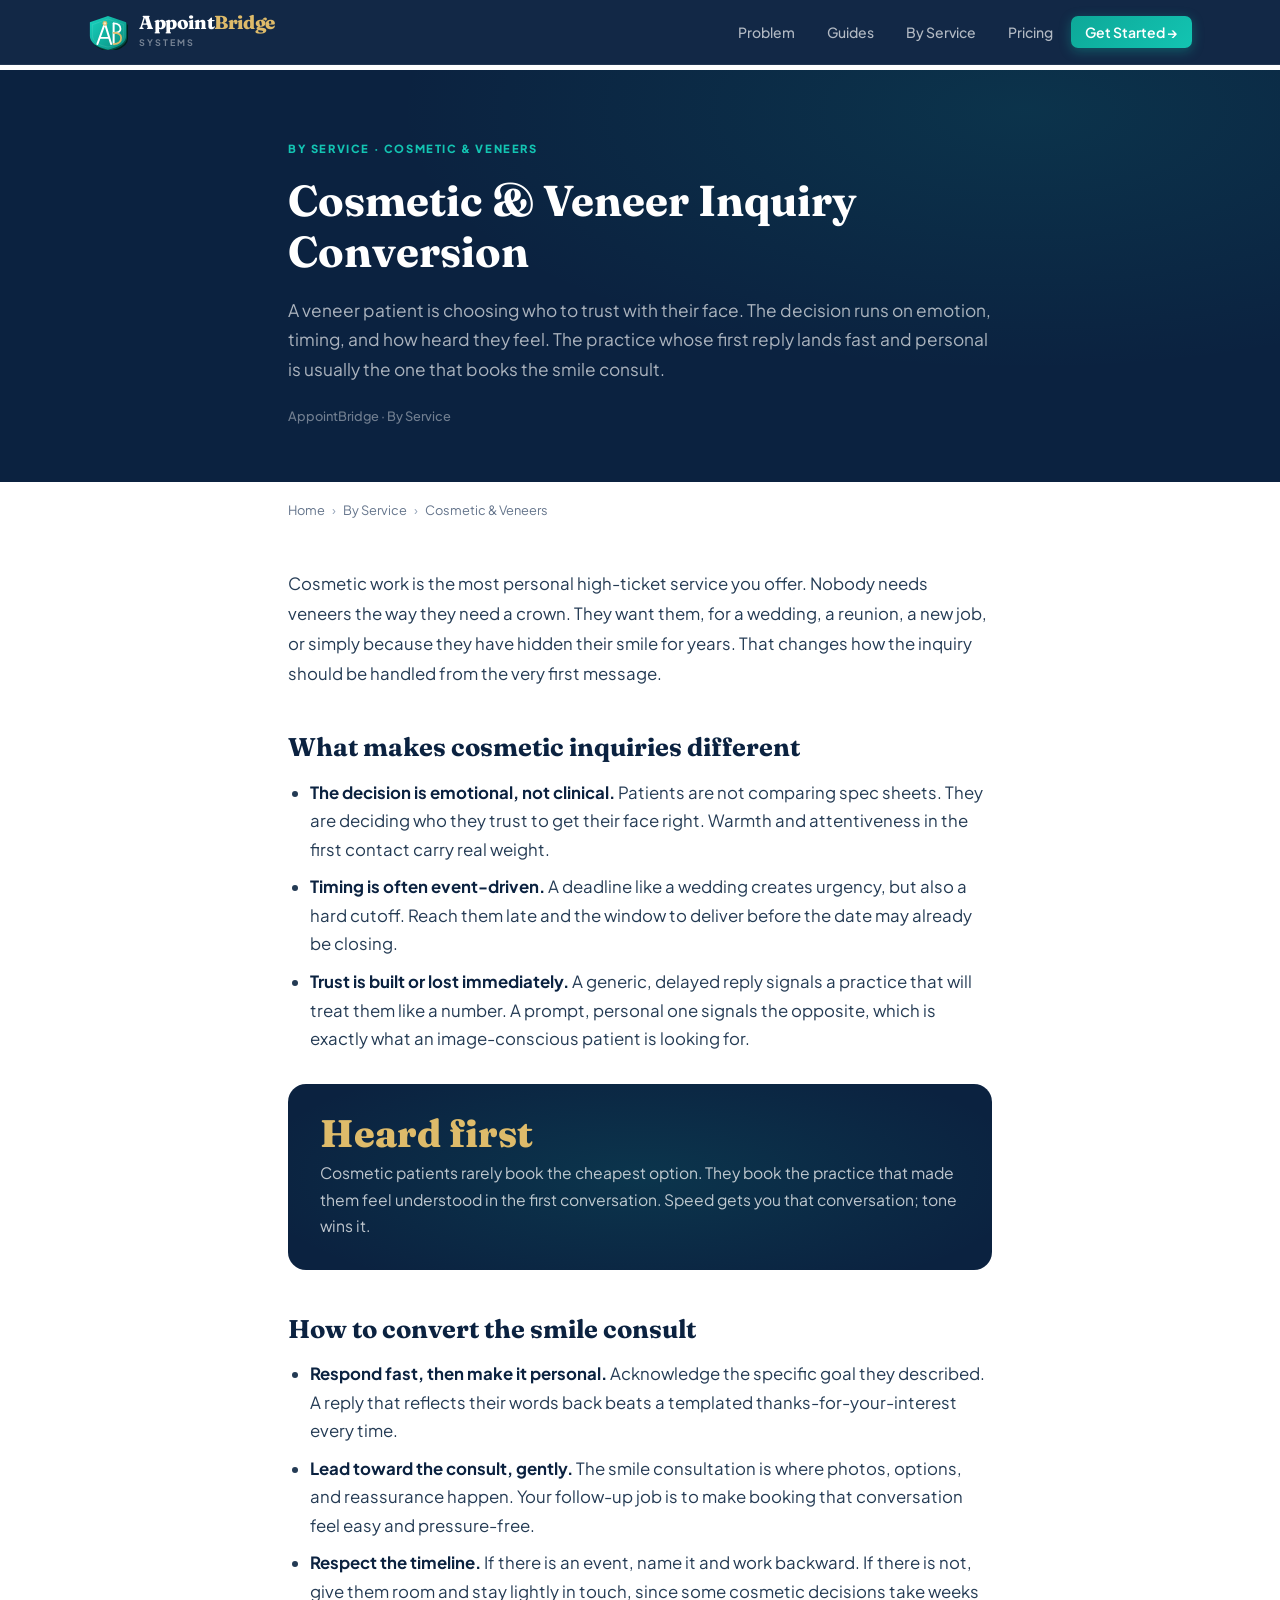
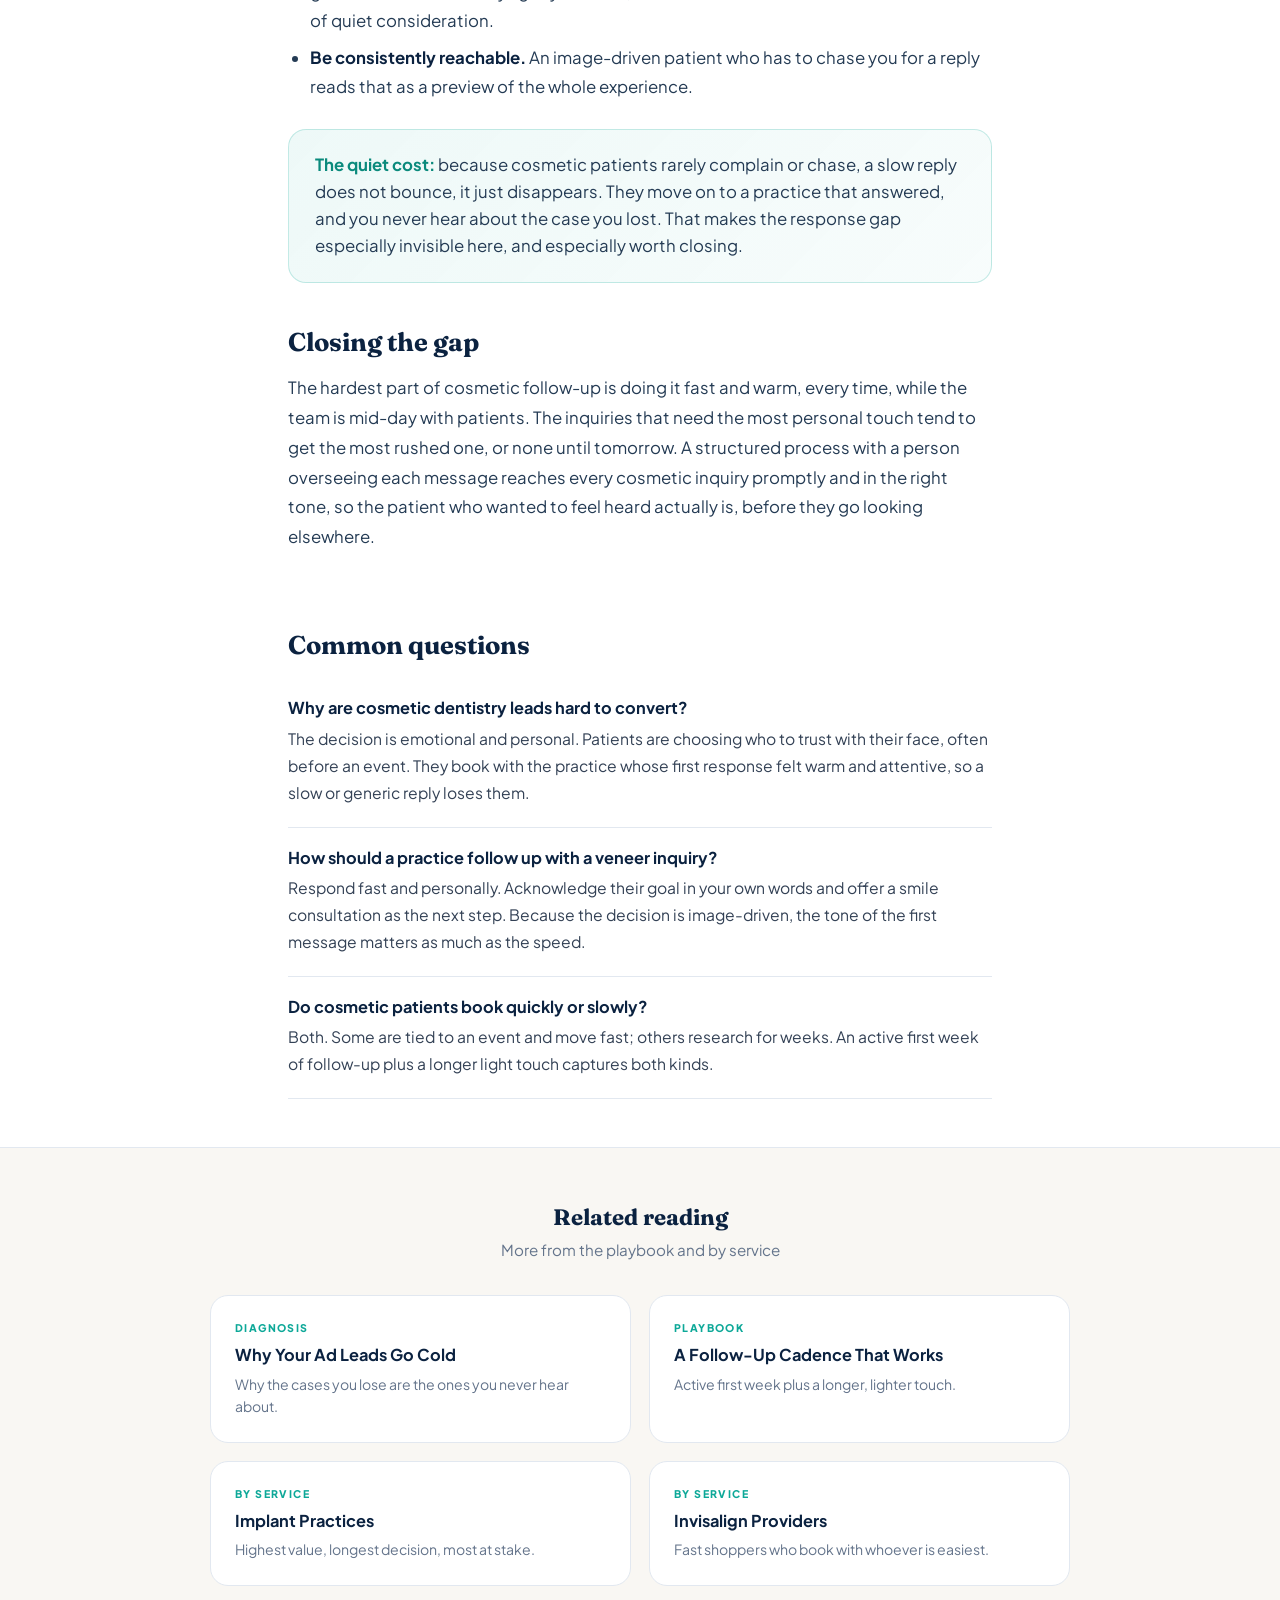
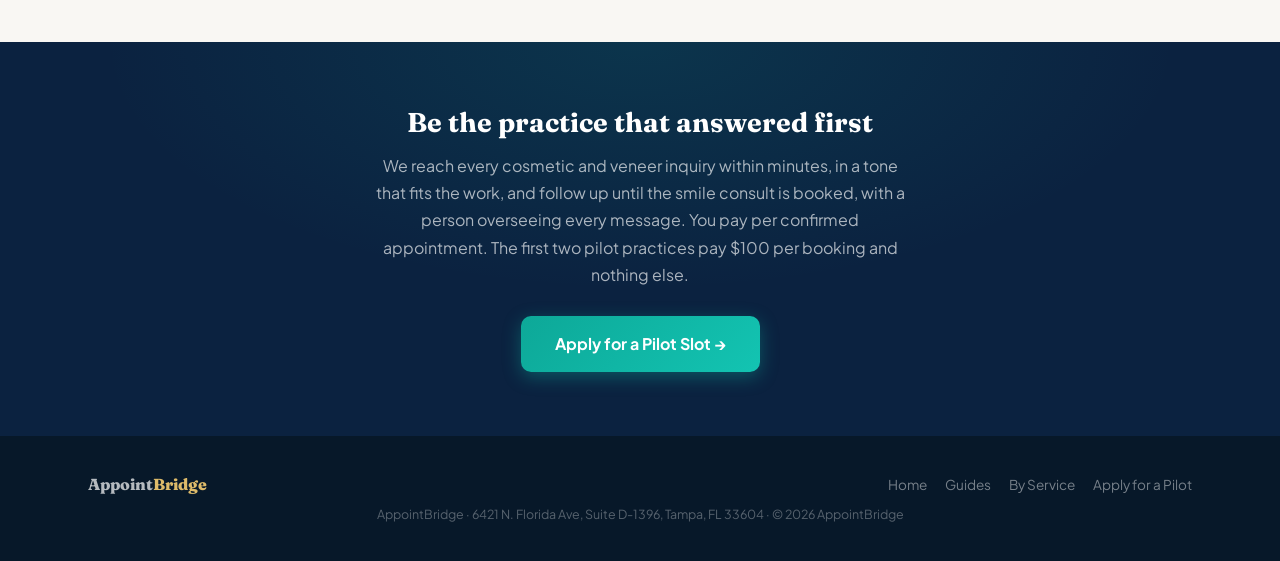
<file: for/cosmetic-veneer-practices/index.html>
<!DOCTYPE html>
<html lang="en">
<head>
<meta charset="UTF-8">
<meta name="viewport" content="width=device-width, initial-scale=1.0">
<title>Cosmetic & Veneer Inquiry Conversion | AppointBridge</title>
<meta name="description" content="Cosmetic and veneer patients decide on emotion and trust, often around an event or deadline. Why the first reply that feels personal wins the smile consult, and how to deliver it within minutes.">
<link rel="canonical" href="https://appoint-bridge.com/for/cosmetic-veneer-practices/">
<meta property="og:type" content="article">
<meta property="og:title" content="Cosmetic & Veneer Inquiry Conversion">
<meta property="og:description" content="Cosmetic patients book with the practice that makes them feel heard first. Speed plus a personal reply wins.">
<meta property="og:url" content="https://appoint-bridge.com/for/cosmetic-veneer-practices/">
<meta name="robots" content="index,follow">
<link rel="preconnect" href="https://fonts.googleapis.com">
<link href="https://fonts.googleapis.com/css2?family=Plus+Jakarta+Sans:wght@300;400;500;600;700;800&family=Fraunces:ital,wght@0,700;0,800;1,700&display=swap" rel="stylesheet">
<link rel="stylesheet" href="/assets/article.css">
<script type="application/ld+json">
{"@context":"https://schema.org","@type":"Article","headline":"Cosmetic & Veneer Inquiry Conversion","description":"Why cosmetic and veneer patients book with the practice that makes them feel heard first, and how fast personal follow-up wins the smile consult.","author":{"@type":"Organization","name":"AppointBridge"},"publisher":{"@type":"Organization","name":"AppointBridge","url":"https://appoint-bridge.com/"},"mainEntityOfPage":"https://appoint-bridge.com/for/cosmetic-veneer-practices/"}
</script>
<script type="application/ld+json">
{"@context":"https://schema.org","@type":"FAQPage","mainEntity":[
{"@type":"Question","name":"Why are cosmetic dentistry leads hard to convert?","acceptedAnswer":{"@type":"Answer","text":"Cosmetic and veneer decisions are emotional and personal. Patients are choosing who to trust with their face, often before an event or deadline. They book with the practice whose first response felt warm and attentive, so a slow or generic reply loses them even when the clinical work would have been excellent."}},
{"@type":"Question","name":"How should a practice follow up with a veneer inquiry?","acceptedAnswer":{"@type":"Answer","text":"Respond fast and personally. Acknowledge what they asked for, reference their goal in your own words, and offer a smile consultation as the next step. Because the decision is image-driven, the tone of the first message carries as much weight as the speed."}},
{"@type":"Question","name":"Do cosmetic patients book quickly or slowly?","acceptedAnswer":{"@type":"Answer","text":"It varies. Some are tied to a wedding or reunion and move fast; others research for weeks. Both reward a practice that reaches them promptly and then stays gently in touch, so an active first week of follow-up plus a longer light touch captures both kinds."}}
]}
</script>
</head>
<body>

<header>
<nav>
  <a href="/" class="logo">
    <div class="logo-mark">
      <svg viewBox="0 0 64 58" fill="none" xmlns="http://www.w3.org/2000/svg">
        <defs><linearGradient id="sg" x1="3" y1="3" x2="61" y2="57" gradientUnits="userSpaceOnUse"><stop offset="0%" stop-color="#17d4c0"/><stop offset="100%" stop-color="#0a8a7c"/></linearGradient></defs>
        <path d="M32 3 L61 13 L61 35 Q61 50 32 57 Q3 50 3 35 L3 13 Z" fill="#021e1b" transform="translate(3,4)"/>
        <path d="M32 3 L61 13 L61 35 Q61 50 32 57 Q3 50 3 35 L3 13 Z" fill="#054d46" transform="translate(1.5,2)"/>
        <path d="M32 3 L61 13 L61 35 Q61 50 32 57 Q3 50 3 35 L3 13 Z" fill="url(#sg)"/>
        <path d="M32 8 L57 17 L57 35 Q57 48 32 53 Q7 48 7 35 L7 17 Z" stroke="rgba(255,255,255,0.16)" stroke-width="1" fill="none"/>
        <polyline points="15,48 27,15 37,48" stroke="white" stroke-width="3.2" stroke-linecap="round" stroke-linejoin="round" fill="none"/>
        <line x1="19" y1="38" x2="33" y2="38" stroke="white" stroke-width="2.8" stroke-linecap="round"/>
        <circle cx="27" cy="15" r="3.8" fill="#debb6a"/><circle cx="27" cy="15" r="1.9" fill="#f5e9cc"/>
        <line x1="41" y1="15" x2="41" y2="48" stroke="white" stroke-width="3.2" stroke-linecap="round"/>
        <path d="M41 15 Q52 15 52 24 Q52 30 41 30" stroke="white" stroke-width="2.8" stroke-linecap="round" fill="none"/>
        <path d="M41 30 Q53 30 53 38 Q53 48 41 48" stroke="#debb6a" stroke-width="2.8" stroke-linecap="round" fill="none"/>
      </svg>
    </div>
    <div><div class="logo-name">Appoint<span>Bridge</span></div><div class="logo-systems">Systems</div></div>
  </a>
  <button class="menu-toggle">☰</button>
  <ul class="nav-links" id="nav">
    <li><a href="/#problem">Problem</a></li>
    <li><a href="/guide/">Guides</a></li>
    <li><a href="/for/">By Service</a></li>
    <li><a href="/#pricing">Pricing</a></li>
    <li><a href="/#contact" class="nav-cta">Get Started →</a></li>
  </ul>
</nav>
</header>

<section class="article-hero">
  <div class="container">
    <div class="eyebrow">By Service · Cosmetic &amp; Veneers</div>
    <h1>Cosmetic &amp; Veneer Inquiry Conversion</h1>
    <p class="standfirst">A veneer patient is choosing who to trust with their face. The decision runs on emotion, timing, and how heard they feel. The practice whose first reply lands fast and personal is usually the one that books the smile consult.</p>
    <div class="article-meta">AppointBridge · By Service</div>
  </div>
</section>

<div class="container">
<div class="crumbs"><a href="/">Home</a><span>›</span><a href="/for/">By Service</a><span>›</span>Cosmetic &amp; Veneers</div>

<div class="prose">
<p>Cosmetic work is the most personal high-ticket service you offer. Nobody needs veneers the way they need a crown. They want them, for a wedding, a reunion, a new job, or simply because they have hidden their smile for years. That changes how the inquiry should be handled from the very first message.</p>

<h2>What makes cosmetic inquiries different</h2>
<ul>
<li><strong>The decision is emotional, not clinical.</strong> Patients are not comparing spec sheets. They are deciding who they trust to get their face right. Warmth and attentiveness in the first contact carry real weight.</li>
<li><strong>Timing is often event-driven.</strong> A deadline like a wedding creates urgency, but also a hard cutoff. Reach them late and the window to deliver before the date may already be closing.</li>
<li><strong>Trust is built or lost immediately.</strong> A generic, delayed reply signals a practice that will treat them like a number. A prompt, personal one signals the opposite, which is exactly what an image-conscious patient is looking for.</li>
</ul>

<div class="callout">
  <div class="callout-num">Heard first</div>
  <div class="callout-text">Cosmetic patients rarely book the cheapest option. They book the practice that made them feel understood in the first conversation. Speed gets you that conversation; tone wins it.</div>
</div>

<h2>How to convert the smile consult</h2>
<ul>
<li><strong>Respond fast, then make it personal.</strong> Acknowledge the specific goal they described. A reply that reflects their words back beats a templated thanks-for-your-interest every time.</li>
<li><strong>Lead toward the consult, gently.</strong> The smile consultation is where photos, options, and reassurance happen. Your follow-up job is to make booking that conversation feel easy and pressure-free.</li>
<li><strong>Respect the timeline.</strong> If there is an event, name it and work backward. If there is not, give them room and stay lightly in touch, since some cosmetic decisions take weeks of quiet consideration.</li>
<li><strong>Be consistently reachable.</strong> An image-driven patient who has to chase you for a reply reads that as a preview of the whole experience.</li>
</ul>

<div class="takeaway"><strong>The quiet cost:</strong> because cosmetic patients rarely complain or chase, a slow reply does not bounce, it just disappears. They move on to a practice that answered, and you never hear about the case you lost. That makes the response gap especially invisible here, and especially worth closing.</div>

<h2>Closing the gap</h2>
<p>The hardest part of cosmetic follow-up is doing it fast and warm, every time, while the team is mid-day with patients. The inquiries that need the most personal touch tend to get the most rushed one, or none until tomorrow. A structured process with a person overseeing each message reaches every cosmetic inquiry promptly and in the right tone, so the patient who wanted to feel heard actually is, before they go looking elsewhere.</p>
</div>

<div class="faq">
  <h2>Common questions</h2>
  <div class="faq-item"><h3>Why are cosmetic dentistry leads hard to convert?</h3><p>The decision is emotional and personal. Patients are choosing who to trust with their face, often before an event. They book with the practice whose first response felt warm and attentive, so a slow or generic reply loses them.</p></div>
  <div class="faq-item"><h3>How should a practice follow up with a veneer inquiry?</h3><p>Respond fast and personally. Acknowledge their goal in your own words and offer a smile consultation as the next step. Because the decision is image-driven, the tone of the first message matters as much as the speed.</p></div>
  <div class="faq-item"><h3>Do cosmetic patients book quickly or slowly?</h3><p>Both. Some are tied to an event and move fast; others research for weeks. An active first week of follow-up plus a longer light touch captures both kinds.</p></div>
</div>
</div>

<section class="related">
  <h2>Related reading</h2>
  <p class="sub">More from the playbook and by service</p>
  <div class="related-grid">
    <a class="related-card" href="/guide/why-dental-leads-go-cold/"><div class="rc-label">Diagnosis</div><h3>Why Your Ad Leads Go Cold</h3><p>Why the cases you lose are the ones you never hear about.</p></a>
    <a class="related-card" href="/guide/dental-lead-follow-up-cadence/"><div class="rc-label">Playbook</div><h3>A Follow-Up Cadence That Works</h3><p>Active first week plus a longer, lighter touch.</p></a>
    <a class="related-card" href="/for/implant-practices/"><div class="rc-label">By Service</div><h3>Implant Practices</h3><p>Highest value, longest decision, most at stake.</p></a>
    <a class="related-card" href="/for/invisalign-providers/"><div class="rc-label">By Service</div><h3>Invisalign Providers</h3><p>Fast shoppers who book with whoever is easiest.</p></a>
  </div>
</section>

<section class="cta-band">
  <div class="container">
    <h2>Be the practice that answered first</h2>
    <p>We reach every cosmetic and veneer inquiry within minutes, in a tone that fits the work, and follow up until the smile consult is booked, with a person overseeing every message. You pay per confirmed appointment. The first two pilot practices pay $100 per booking and nothing else.</p>
    <a href="/#contact" class="btn-primary">Apply for a Pilot Slot →</a>
  </div>
</section>

<footer>
<div class="container-wide">
  <div class="footer-inner">
    <div class="footer-logo">Appoint<span>Bridge</span></div>
    <div class="footer-links"><a href="/">Home</a><a href="/guide/">Guides</a><a href="/for/">By Service</a><a href="/#contact">Apply for a Pilot</a></div>
  </div>
  <p class="footer-addr">AppointBridge · 6421 N. Florida Ave, Suite D-1396, Tampa, FL 33604 · © 2026 AppointBridge</p>
</div>
</footer>

<script>document.querySelector('.menu-toggle').addEventListener('click',function(){document.getElementById('nav').classList.toggle('open')});</script>
</body>
</html>
</file>
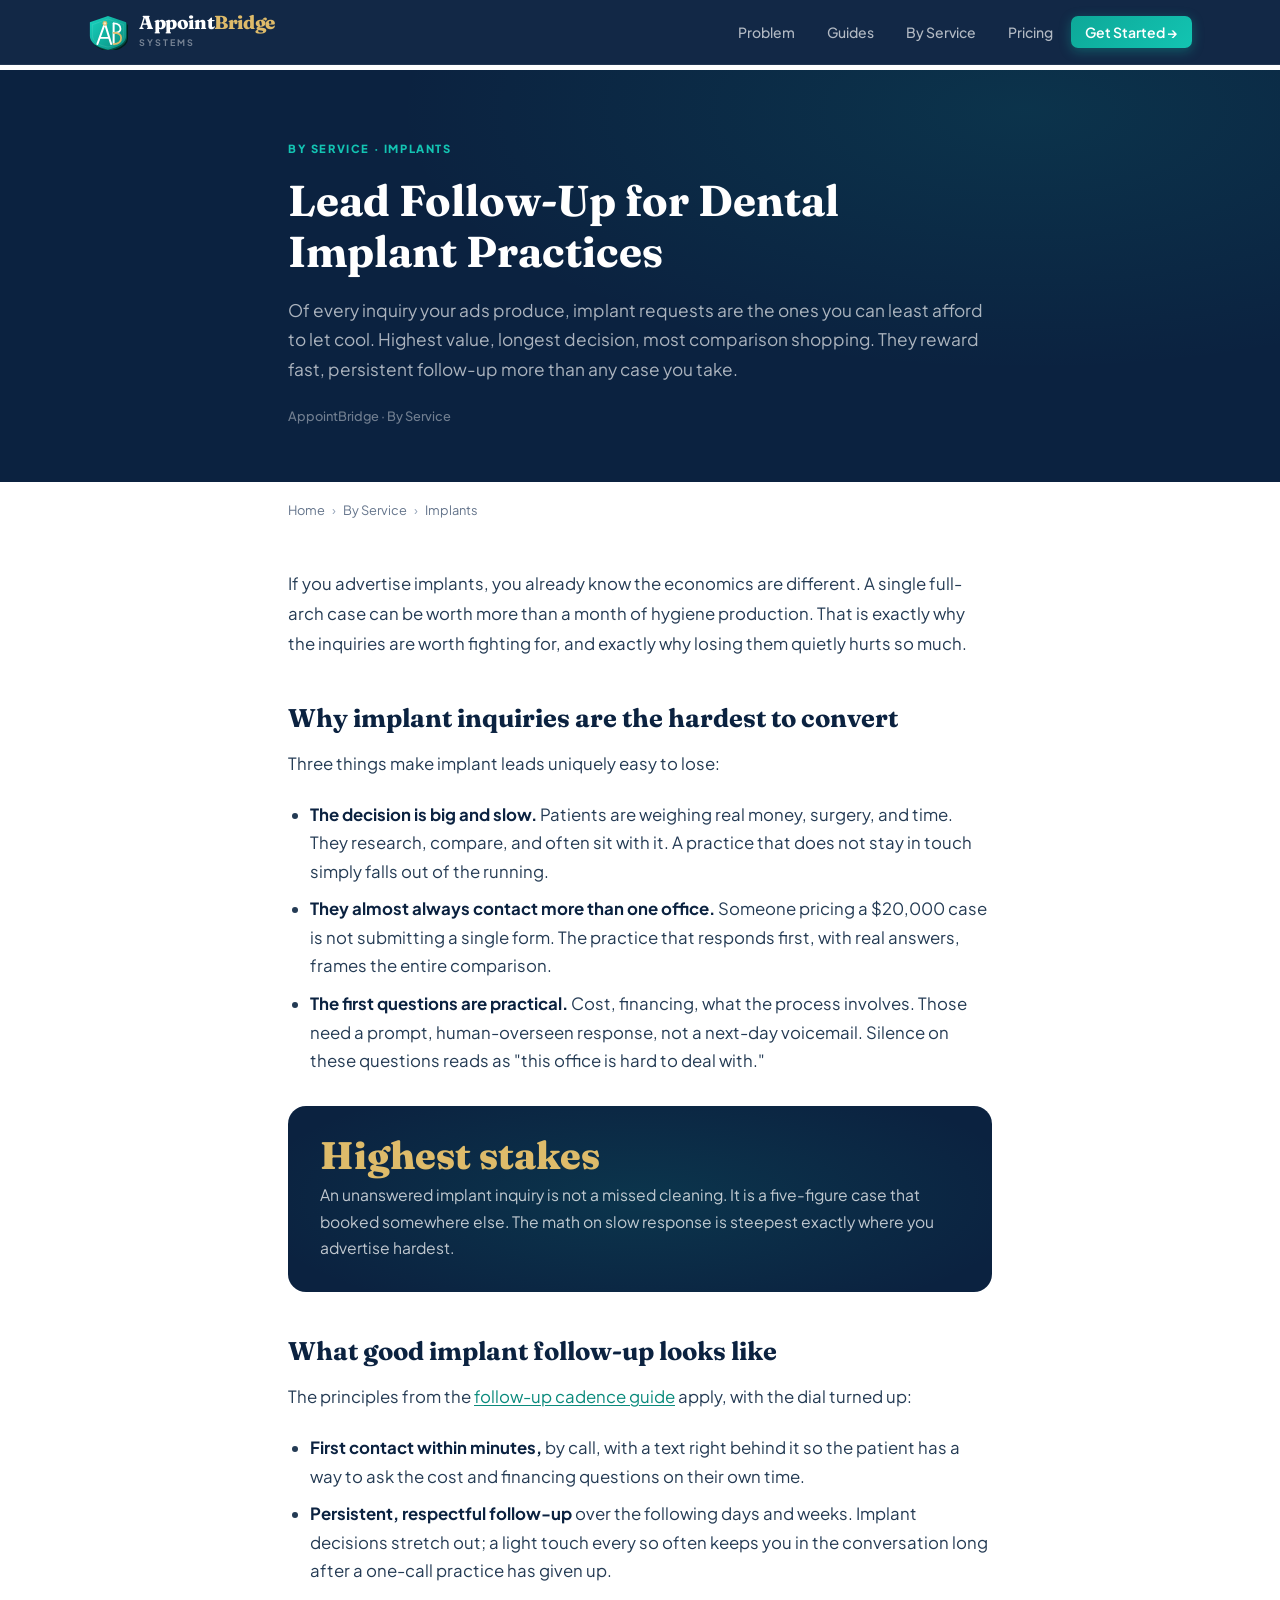
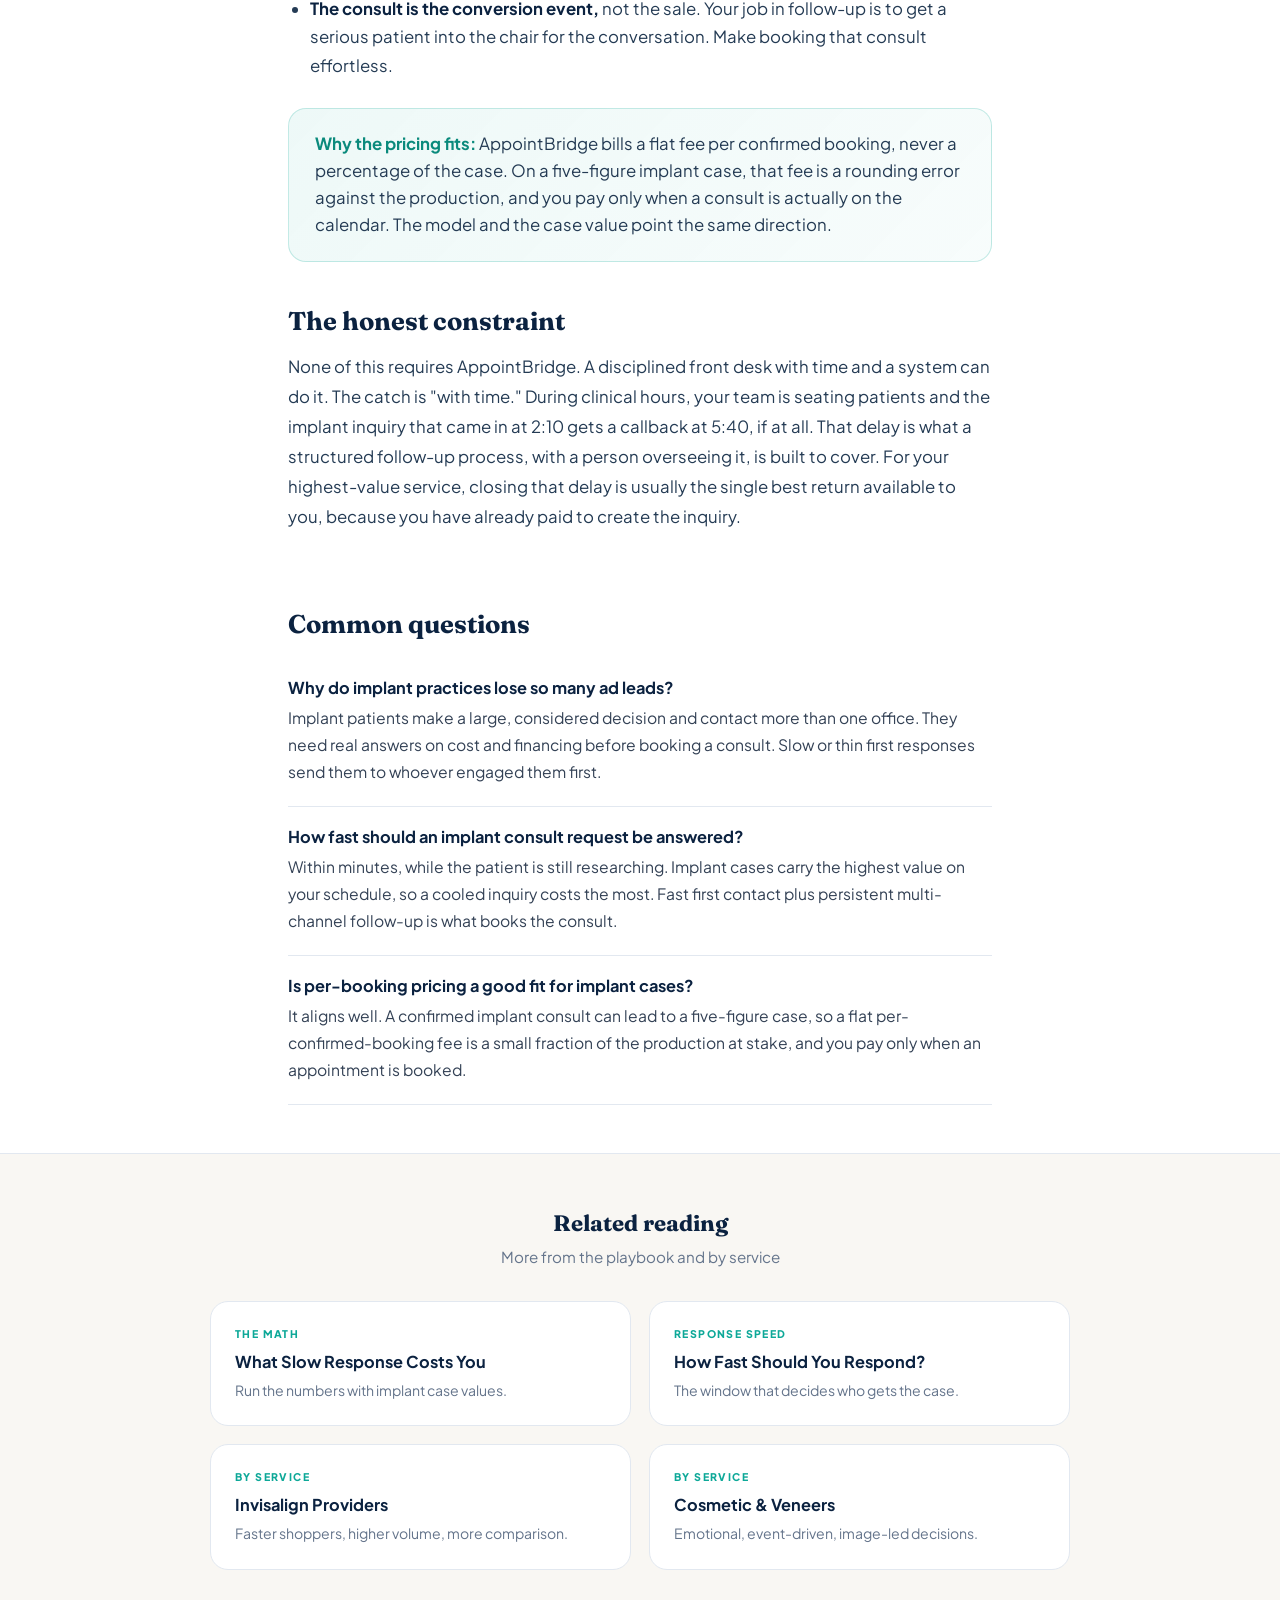
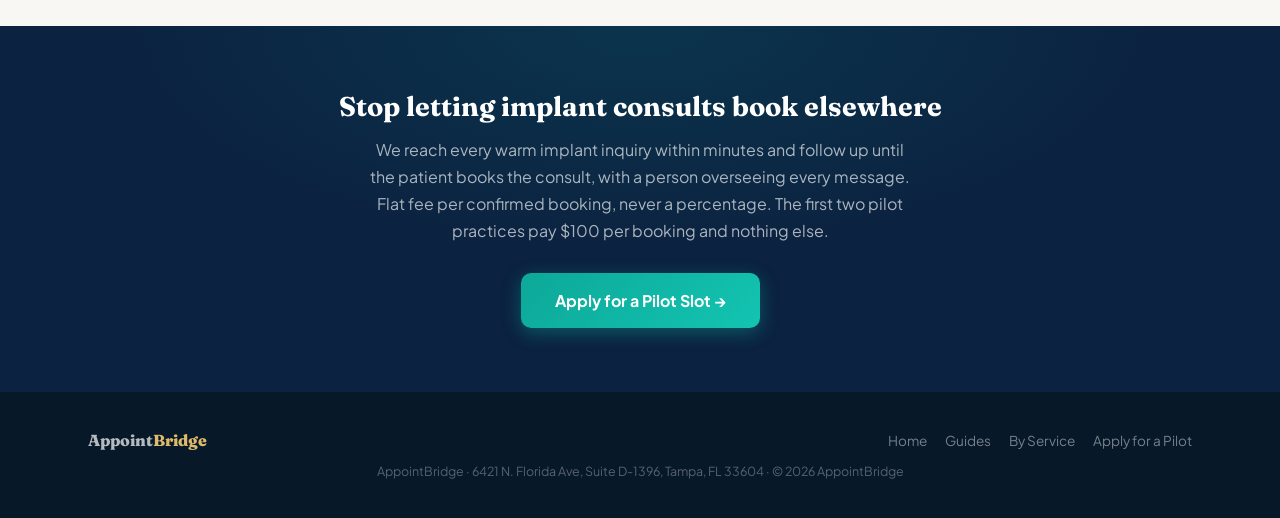
<file: for/implant-practices/index.html>
<!DOCTYPE html>
<html lang="en">
<head>
<meta charset="UTF-8">
<meta name="viewport" content="width=device-width, initial-scale=1.0">
<title>Lead Follow-Up for Dental Implant Practices | AppointBridge</title>
<meta name="description" content="Implant inquiries are the highest-value, longest-deciding leads you get. Why slow follow-up costs implant practices the most, and how to reach every consult request within minutes.">
<link rel="canonical" href="https://appoint-bridge.com/for/implant-practices/">
<meta property="og:type" content="article">
<meta property="og:title" content="Lead Follow-Up for Dental Implant Practices">
<meta property="og:description" content="Implant inquiries reward fast, persistent follow-up more than any case you take. Here's why, and how.">
<meta property="og:url" content="https://appoint-bridge.com/for/implant-practices/">
<meta name="robots" content="index,follow">
<link rel="preconnect" href="https://fonts.googleapis.com">
<link href="https://fonts.googleapis.com/css2?family=Plus+Jakarta+Sans:wght@300;400;500;600;700;800&family=Fraunces:ital,wght@0,700;0,800;1,700&display=swap" rel="stylesheet">
<link rel="stylesheet" href="/assets/article.css">
<script type="application/ld+json">
{"@context":"https://schema.org","@type":"Article","headline":"Lead Follow-Up for Dental Implant Practices","description":"Why implant inquiries reward fast, persistent follow-up more than any other case, and how to reach every consult request within minutes.","author":{"@type":"Organization","name":"AppointBridge"},"publisher":{"@type":"Organization","name":"AppointBridge","url":"https://appoint-bridge.com/"},"mainEntityOfPage":"https://appoint-bridge.com/for/implant-practices/"}
</script>
<script type="application/ld+json">
{"@context":"https://schema.org","@type":"FAQPage","mainEntity":[
{"@type":"Question","name":"Why do dental implant practices lose so many ad leads?","acceptedAnswer":{"@type":"Answer","text":"Implant patients are making a large, considered decision and almost always contact more than one practice. They also need real answers about cost, financing, and the procedure before they commit to a consult. If the first response is slow or thin, they keep talking to the practice that engaged them first."}},
{"@type":"Question","name":"How fast should an implant consult request be answered?","acceptedAnswer":{"@type":"Answer","text":"Within minutes, while the patient is still researching. Implant cases carry the highest value of anything on the schedule, so the cost of letting one cool is the steepest. A first contact in minutes, followed by persistent multi-channel follow-up, is what converts the consult."}},
{"@type":"Question","name":"Is per-booking pricing a good fit for implant cases?","acceptedAnswer":{"@type":"Answer","text":"It aligns well. Because a confirmed implant consult can lead to a five-figure case, a flat per-confirmed-booking fee is a small fraction of the production at stake, and you pay only when an appointment is actually booked."}}
]}
</script>
</head>
<body>

<header>
<nav>
  <a href="/" class="logo">
    <div class="logo-mark">
      <svg viewBox="0 0 64 58" fill="none" xmlns="http://www.w3.org/2000/svg">
        <defs><linearGradient id="sg" x1="3" y1="3" x2="61" y2="57" gradientUnits="userSpaceOnUse"><stop offset="0%" stop-color="#17d4c0"/><stop offset="100%" stop-color="#0a8a7c"/></linearGradient></defs>
        <path d="M32 3 L61 13 L61 35 Q61 50 32 57 Q3 50 3 35 L3 13 Z" fill="#021e1b" transform="translate(3,4)"/>
        <path d="M32 3 L61 13 L61 35 Q61 50 32 57 Q3 50 3 35 L3 13 Z" fill="#054d46" transform="translate(1.5,2)"/>
        <path d="M32 3 L61 13 L61 35 Q61 50 32 57 Q3 50 3 35 L3 13 Z" fill="url(#sg)"/>
        <path d="M32 8 L57 17 L57 35 Q57 48 32 53 Q7 48 7 35 L7 17 Z" stroke="rgba(255,255,255,0.16)" stroke-width="1" fill="none"/>
        <polyline points="15,48 27,15 37,48" stroke="white" stroke-width="3.2" stroke-linecap="round" stroke-linejoin="round" fill="none"/>
        <line x1="19" y1="38" x2="33" y2="38" stroke="white" stroke-width="2.8" stroke-linecap="round"/>
        <circle cx="27" cy="15" r="3.8" fill="#debb6a"/><circle cx="27" cy="15" r="1.9" fill="#f5e9cc"/>
        <line x1="41" y1="15" x2="41" y2="48" stroke="white" stroke-width="3.2" stroke-linecap="round"/>
        <path d="M41 15 Q52 15 52 24 Q52 30 41 30" stroke="white" stroke-width="2.8" stroke-linecap="round" fill="none"/>
        <path d="M41 30 Q53 30 53 38 Q53 48 41 48" stroke="#debb6a" stroke-width="2.8" stroke-linecap="round" fill="none"/>
      </svg>
    </div>
    <div><div class="logo-name">Appoint<span>Bridge</span></div><div class="logo-systems">Systems</div></div>
  </a>
  <button class="menu-toggle">☰</button>
  <ul class="nav-links" id="nav">
    <li><a href="/#problem">Problem</a></li>
    <li><a href="/guide/">Guides</a></li>
    <li><a href="/for/">By Service</a></li>
    <li><a href="/#pricing">Pricing</a></li>
    <li><a href="/#contact" class="nav-cta">Get Started →</a></li>
  </ul>
</nav>
</header>

<section class="article-hero">
  <div class="container">
    <div class="eyebrow">By Service · Implants</div>
    <h1>Lead Follow-Up for Dental Implant Practices</h1>
    <p class="standfirst">Of every inquiry your ads produce, implant requests are the ones you can least afford to let cool. Highest value, longest decision, most comparison shopping. They reward fast, persistent follow-up more than any case you take.</p>
    <div class="article-meta">AppointBridge · By Service</div>
  </div>
</section>

<div class="container">
<div class="crumbs"><a href="/">Home</a><span>›</span><a href="/for/">By Service</a><span>›</span>Implants</div>

<div class="prose">
<p>If you advertise implants, you already know the economics are different. A single full-arch case can be worth more than a month of hygiene production. That is exactly why the inquiries are worth fighting for, and exactly why losing them quietly hurts so much.</p>

<h2>Why implant inquiries are the hardest to convert</h2>
<p>Three things make implant leads uniquely easy to lose:</p>
<ul>
<li><strong>The decision is big and slow.</strong> Patients are weighing real money, surgery, and time. They research, compare, and often sit with it. A practice that does not stay in touch simply falls out of the running.</li>
<li><strong>They almost always contact more than one office.</strong> Someone pricing a $20,000 case is not submitting a single form. The practice that responds first, with real answers, frames the entire comparison.</li>
<li><strong>The first questions are practical.</strong> Cost, financing, what the process involves. Those need a prompt, human-overseen response, not a next-day voicemail. Silence on these questions reads as "this office is hard to deal with."</li>
</ul>

<div class="callout">
  <div class="callout-num">Highest stakes</div>
  <div class="callout-text">An unanswered implant inquiry is not a missed cleaning. It is a five-figure case that booked somewhere else. The math on slow response is steepest exactly where you advertise hardest.</div>
</div>

<h2>What good implant follow-up looks like</h2>
<p>The principles from the <a href="/guide/dental-lead-follow-up-cadence/">follow-up cadence guide</a> apply, with the dial turned up:</p>
<ul>
<li><strong>First contact within minutes,</strong> by call, with a text right behind it so the patient has a way to ask the cost and financing questions on their own time.</li>
<li><strong>Persistent, respectful follow-up</strong> over the following days and weeks. Implant decisions stretch out; a light touch every so often keeps you in the conversation long after a one-call practice has given up.</li>
<li><strong>The consult is the conversion event,</strong> not the sale. Your job in follow-up is to get a serious patient into the chair for the conversation. Make booking that consult effortless.</li>
</ul>

<div class="takeaway"><strong>Why the pricing fits:</strong> AppointBridge bills a flat fee per confirmed booking, never a percentage of the case. On a five-figure implant case, that fee is a rounding error against the production, and you pay only when a consult is actually on the calendar. The model and the case value point the same direction.</div>

<h2>The honest constraint</h2>
<p>None of this requires AppointBridge. A disciplined front desk with time and a system can do it. The catch is "with time." During clinical hours, your team is seating patients and the implant inquiry that came in at 2:10 gets a callback at 5:40, if at all. That delay is what a structured follow-up process, with a person overseeing it, is built to cover. For your highest-value service, closing that delay is usually the single best return available to you, because you have already paid to create the inquiry.</p>
</div>

<div class="faq">
  <h2>Common questions</h2>
  <div class="faq-item"><h3>Why do implant practices lose so many ad leads?</h3><p>Implant patients make a large, considered decision and contact more than one office. They need real answers on cost and financing before booking a consult. Slow or thin first responses send them to whoever engaged them first.</p></div>
  <div class="faq-item"><h3>How fast should an implant consult request be answered?</h3><p>Within minutes, while the patient is still researching. Implant cases carry the highest value on your schedule, so a cooled inquiry costs the most. Fast first contact plus persistent multi-channel follow-up is what books the consult.</p></div>
  <div class="faq-item"><h3>Is per-booking pricing a good fit for implant cases?</h3><p>It aligns well. A confirmed implant consult can lead to a five-figure case, so a flat per-confirmed-booking fee is a small fraction of the production at stake, and you pay only when an appointment is booked.</p></div>
</div>
</div>

<section class="related">
  <h2>Related reading</h2>
  <p class="sub">More from the playbook and by service</p>
  <div class="related-grid">
    <a class="related-card" href="/guide/cost-of-slow-lead-response/"><div class="rc-label">The Math</div><h3>What Slow Response Costs You</h3><p>Run the numbers with implant case values.</p></a>
    <a class="related-card" href="/guide/how-fast-to-respond-to-dental-leads/"><div class="rc-label">Response Speed</div><h3>How Fast Should You Respond?</h3><p>The window that decides who gets the case.</p></a>
    <a class="related-card" href="/for/invisalign-providers/"><div class="rc-label">By Service</div><h3>Invisalign Providers</h3><p>Faster shoppers, higher volume, more comparison.</p></a>
    <a class="related-card" href="/for/cosmetic-veneer-practices/"><div class="rc-label">By Service</div><h3>Cosmetic &amp; Veneers</h3><p>Emotional, event-driven, image-led decisions.</p></a>
  </div>
</section>

<section class="cta-band">
  <div class="container">
    <h2>Stop letting implant consults book elsewhere</h2>
    <p>We reach every warm implant inquiry within minutes and follow up until the patient books the consult, with a person overseeing every message. Flat fee per confirmed booking, never a percentage. The first two pilot practices pay $100 per booking and nothing else.</p>
    <a href="/#contact" class="btn-primary">Apply for a Pilot Slot →</a>
  </div>
</section>

<footer>
<div class="container-wide">
  <div class="footer-inner">
    <div class="footer-logo">Appoint<span>Bridge</span></div>
    <div class="footer-links"><a href="/">Home</a><a href="/guide/">Guides</a><a href="/for/">By Service</a><a href="/#contact">Apply for a Pilot</a></div>
  </div>
  <p class="footer-addr">AppointBridge · 6421 N. Florida Ave, Suite D-1396, Tampa, FL 33604 · © 2026 AppointBridge</p>
</div>
</footer>

<script>document.querySelector('.menu-toggle').addEventListener('click',function(){document.getElementById('nav').classList.toggle('open')});</script>
</body>
</html>
</file>
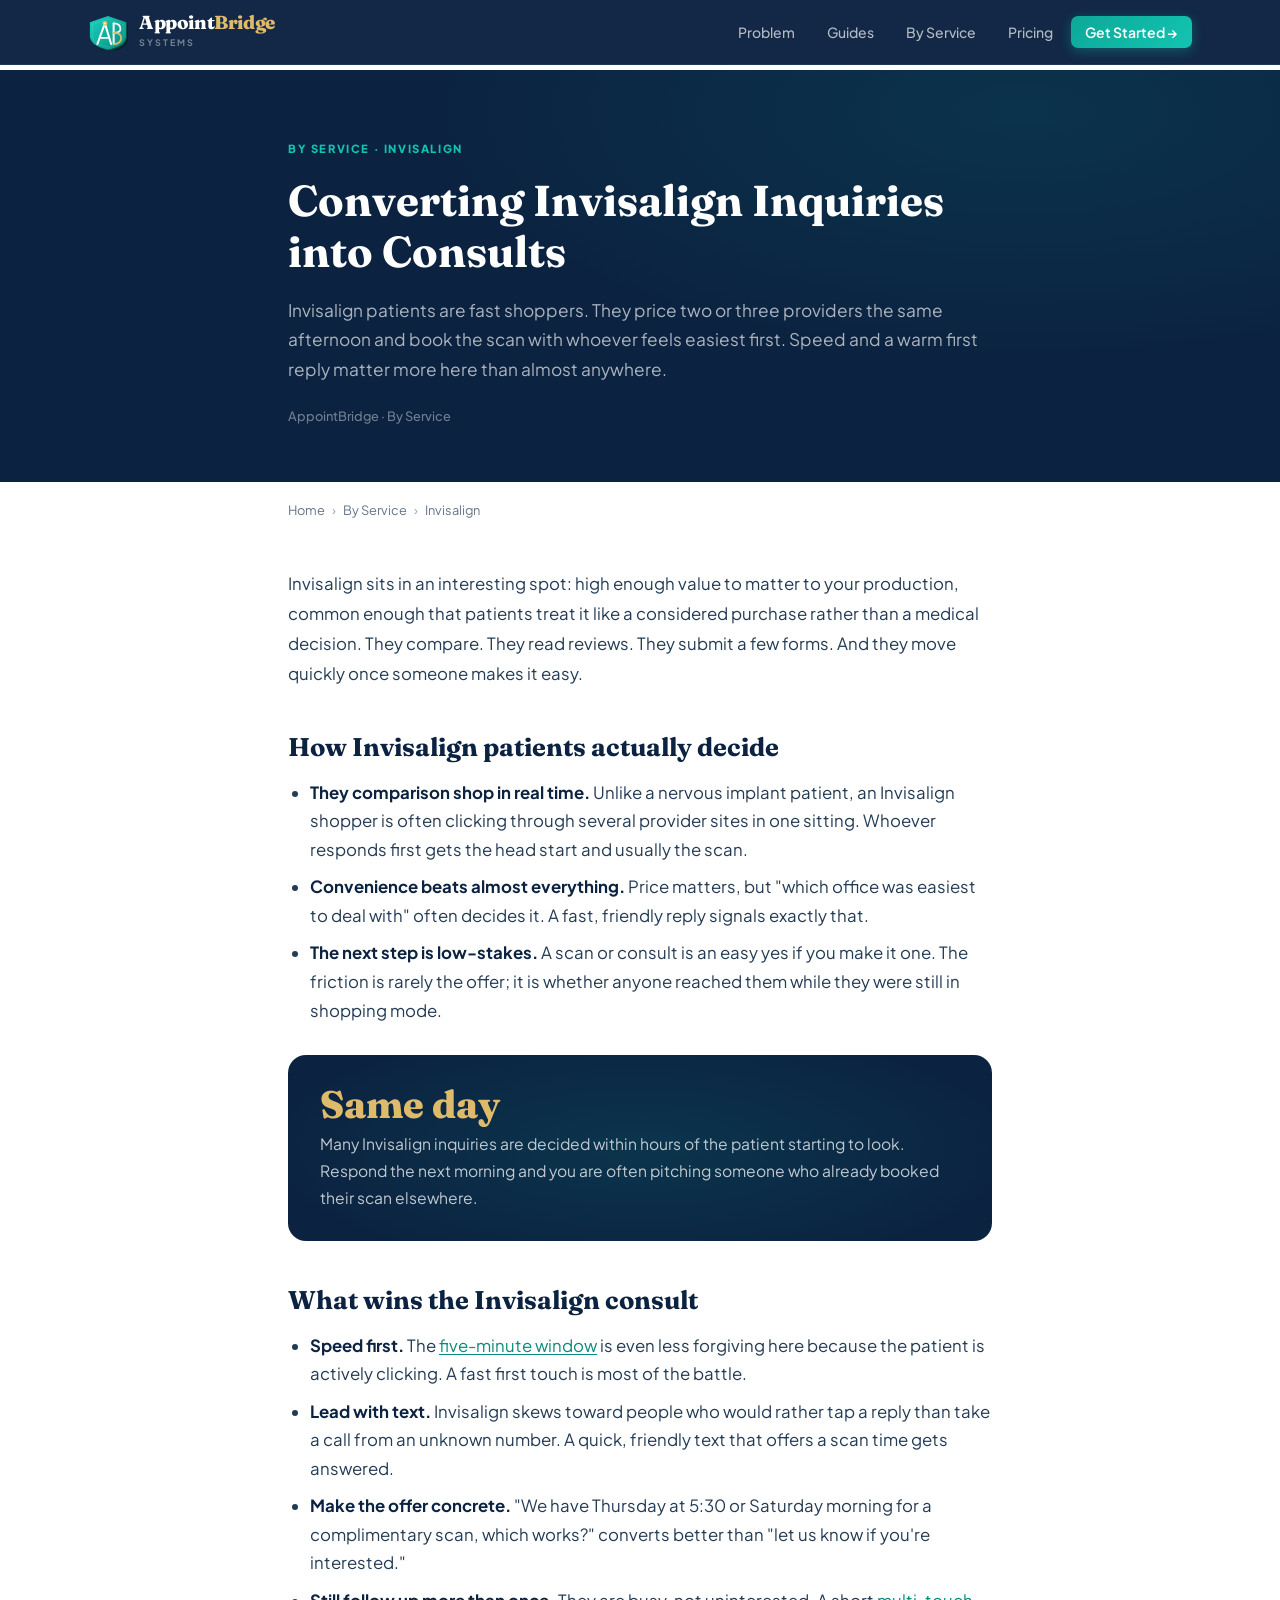
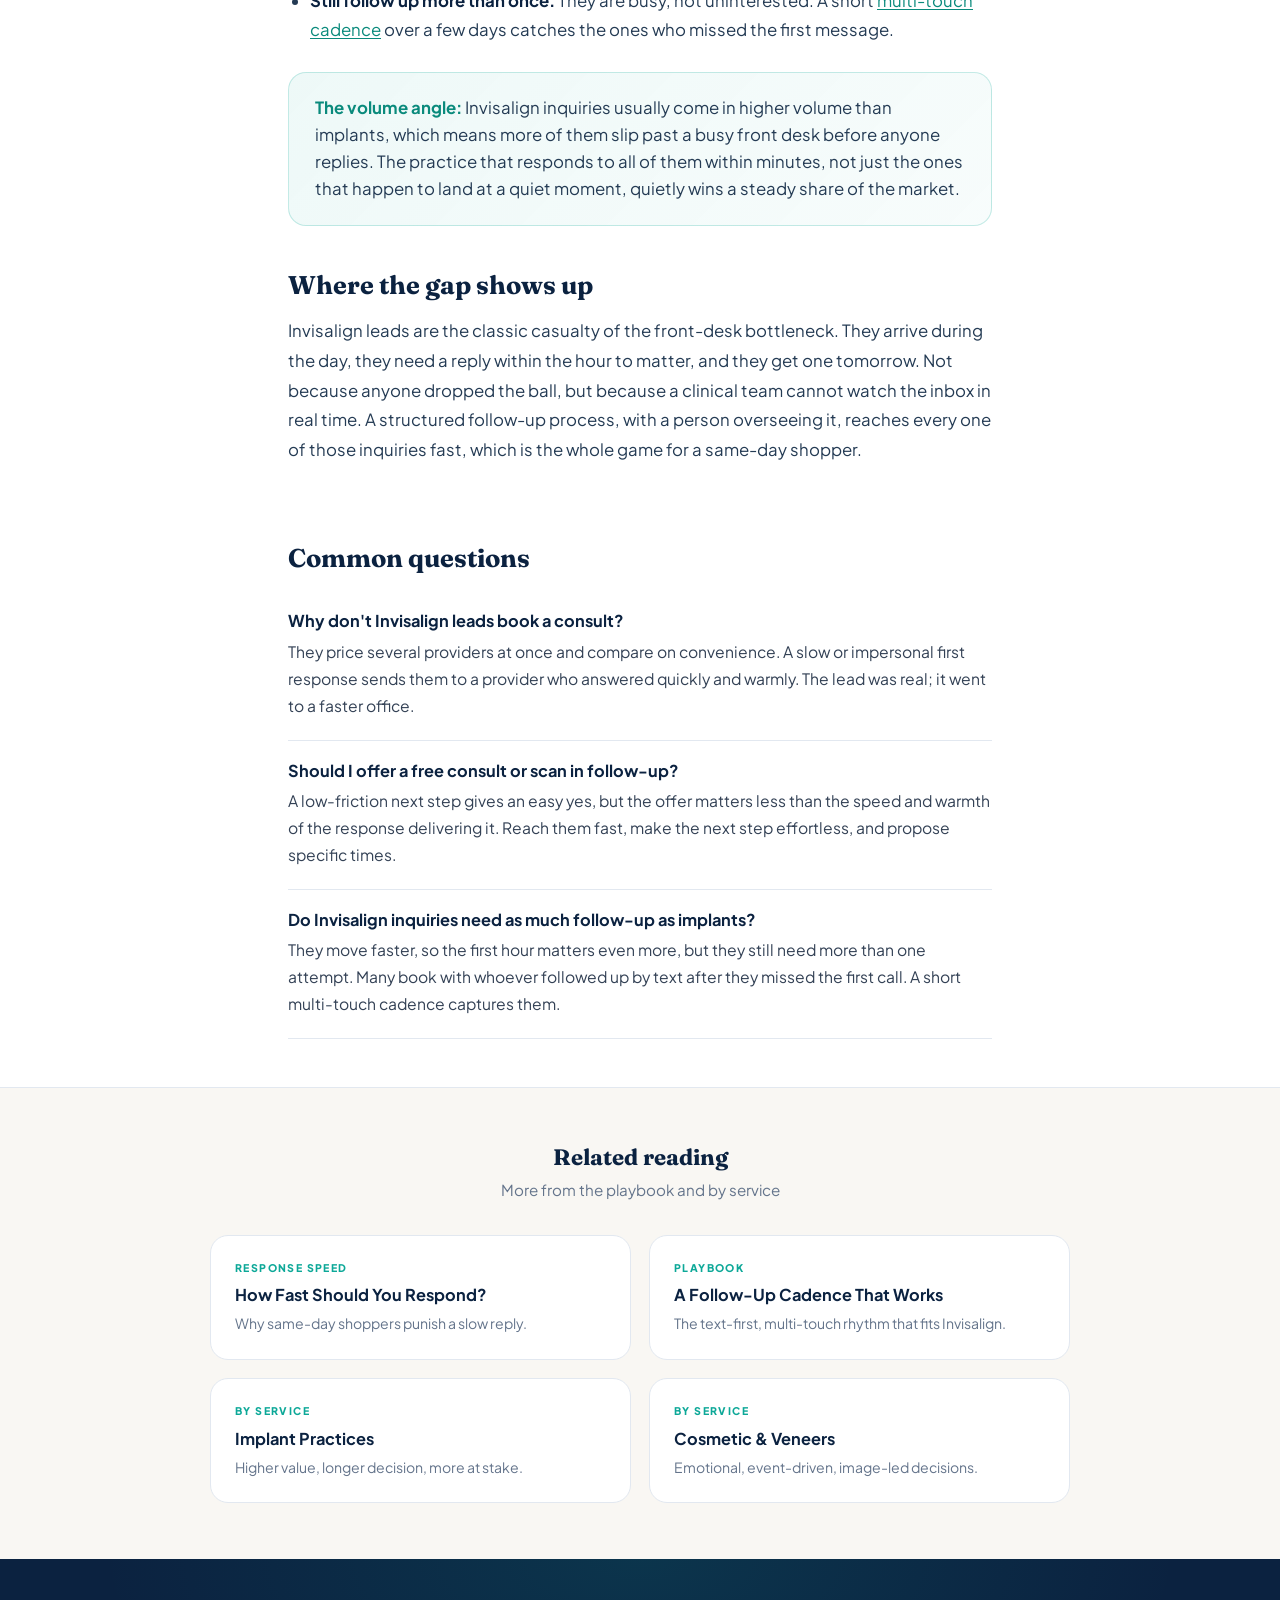
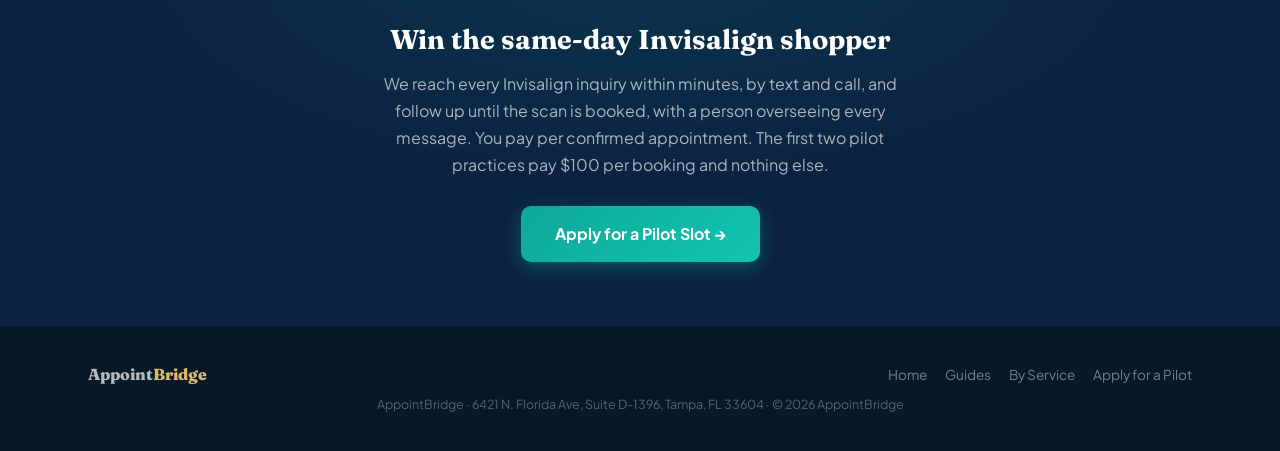
<file: for/invisalign-providers/index.html>
<!DOCTYPE html>
<html lang="en">
<head>
<meta charset="UTF-8">
<meta name="viewport" content="width=device-width, initial-scale=1.0">
<title>Converting Invisalign Inquiries into Consults | AppointBridge</title>
<meta name="description" content="Invisalign shoppers contact several providers the same day and book with whoever feels easiest first. How fast, friendly follow-up wins Invisalign consults for independent practices.">
<link rel="canonical" href="https://appoint-bridge.com/for/invisalign-providers/">
<meta property="og:type" content="article">
<meta property="og:title" content="Converting Invisalign Inquiries into Consults">
<meta property="og:description" content="Invisalign patients book with whoever feels easiest first. Speed and a friendly first reply win the consult.">
<meta property="og:url" content="https://appoint-bridge.com/for/invisalign-providers/">
<meta name="robots" content="index,follow">
<link rel="preconnect" href="https://fonts.googleapis.com">
<link href="https://fonts.googleapis.com/css2?family=Plus+Jakarta+Sans:wght@300;400;500;600;700;800&family=Fraunces:ital,wght@0,700;0,800;1,700&display=swap" rel="stylesheet">
<link rel="stylesheet" href="/assets/article.css">
<script type="application/ld+json">
{"@context":"https://schema.org","@type":"Article","headline":"Converting Invisalign Inquiries into Consults","description":"Why Invisalign shoppers book with whoever responds first and easiest, and how to win those consults with fast follow-up.","author":{"@type":"Organization","name":"AppointBridge"},"publisher":{"@type":"Organization","name":"AppointBridge","url":"https://appoint-bridge.com/"},"mainEntityOfPage":"https://appoint-bridge.com/for/invisalign-providers/"}
</script>
<script type="application/ld+json">
{"@context":"https://schema.org","@type":"FAQPage","mainEntity":[
{"@type":"Question","name":"Why don't Invisalign leads book a consult?","acceptedAnswer":{"@type":"Answer","text":"Invisalign shoppers usually price several providers at once and are comparing on convenience and how easy each office is to deal with. If your first response is slow or impersonal, they book the scan with a provider who answered quickly and warmly. The lead was real; it just went to a faster office."}},
{"@type":"Question","name":"Should I offer a free Invisalign consult or scan in follow-up?","acceptedAnswer":{"@type":"Answer","text":"A clear, low-friction next step like a complimentary scan or consult gives the patient an easy yes. The offer matters less than the speed and warmth of the response that delivers it. Reach them fast, make the next step effortless, and propose specific times."}},
{"@type":"Question","name":"Do Invisalign inquiries need as much follow-up as implants?","acceptedAnswer":{"@type":"Answer","text":"They move faster, so the first hour matters even more, but they still need more than one attempt. Many Invisalign patients miss the first call because they are at work, then book with whoever followed up by text. A short, multi-touch cadence over a few days captures the ones a single call would lose."}}
]}
</script>
</head>
<body>

<header>
<nav>
  <a href="/" class="logo">
    <div class="logo-mark">
      <svg viewBox="0 0 64 58" fill="none" xmlns="http://www.w3.org/2000/svg">
        <defs><linearGradient id="sg" x1="3" y1="3" x2="61" y2="57" gradientUnits="userSpaceOnUse"><stop offset="0%" stop-color="#17d4c0"/><stop offset="100%" stop-color="#0a8a7c"/></linearGradient></defs>
        <path d="M32 3 L61 13 L61 35 Q61 50 32 57 Q3 50 3 35 L3 13 Z" fill="#021e1b" transform="translate(3,4)"/>
        <path d="M32 3 L61 13 L61 35 Q61 50 32 57 Q3 50 3 35 L3 13 Z" fill="#054d46" transform="translate(1.5,2)"/>
        <path d="M32 3 L61 13 L61 35 Q61 50 32 57 Q3 50 3 35 L3 13 Z" fill="url(#sg)"/>
        <path d="M32 8 L57 17 L57 35 Q57 48 32 53 Q7 48 7 35 L7 17 Z" stroke="rgba(255,255,255,0.16)" stroke-width="1" fill="none"/>
        <polyline points="15,48 27,15 37,48" stroke="white" stroke-width="3.2" stroke-linecap="round" stroke-linejoin="round" fill="none"/>
        <line x1="19" y1="38" x2="33" y2="38" stroke="white" stroke-width="2.8" stroke-linecap="round"/>
        <circle cx="27" cy="15" r="3.8" fill="#debb6a"/><circle cx="27" cy="15" r="1.9" fill="#f5e9cc"/>
        <line x1="41" y1="15" x2="41" y2="48" stroke="white" stroke-width="3.2" stroke-linecap="round"/>
        <path d="M41 15 Q52 15 52 24 Q52 30 41 30" stroke="white" stroke-width="2.8" stroke-linecap="round" fill="none"/>
        <path d="M41 30 Q53 30 53 38 Q53 48 41 48" stroke="#debb6a" stroke-width="2.8" stroke-linecap="round" fill="none"/>
      </svg>
    </div>
    <div><div class="logo-name">Appoint<span>Bridge</span></div><div class="logo-systems">Systems</div></div>
  </a>
  <button class="menu-toggle">☰</button>
  <ul class="nav-links" id="nav">
    <li><a href="/#problem">Problem</a></li>
    <li><a href="/guide/">Guides</a></li>
    <li><a href="/for/">By Service</a></li>
    <li><a href="/#pricing">Pricing</a></li>
    <li><a href="/#contact" class="nav-cta">Get Started →</a></li>
  </ul>
</nav>
</header>

<section class="article-hero">
  <div class="container">
    <div class="eyebrow">By Service · Invisalign</div>
    <h1>Converting Invisalign Inquiries into Consults</h1>
    <p class="standfirst">Invisalign patients are fast shoppers. They price two or three providers the same afternoon and book the scan with whoever feels easiest first. Speed and a warm first reply matter more here than almost anywhere.</p>
    <div class="article-meta">AppointBridge · By Service</div>
  </div>
</section>

<div class="container">
<div class="crumbs"><a href="/">Home</a><span>›</span><a href="/for/">By Service</a><span>›</span>Invisalign</div>

<div class="prose">
<p>Invisalign sits in an interesting spot: high enough value to matter to your production, common enough that patients treat it like a considered purchase rather than a medical decision. They compare. They read reviews. They submit a few forms. And they move quickly once someone makes it easy.</p>

<h2>How Invisalign patients actually decide</h2>
<ul>
<li><strong>They comparison shop in real time.</strong> Unlike a nervous implant patient, an Invisalign shopper is often clicking through several provider sites in one sitting. Whoever responds first gets the head start and usually the scan.</li>
<li><strong>Convenience beats almost everything.</strong> Price matters, but "which office was easiest to deal with" often decides it. A fast, friendly reply signals exactly that.</li>
<li><strong>The next step is low-stakes.</strong> A scan or consult is an easy yes if you make it one. The friction is rarely the offer; it is whether anyone reached them while they were still in shopping mode.</li>
</ul>

<div class="callout">
  <div class="callout-num">Same day</div>
  <div class="callout-text">Many Invisalign inquiries are decided within hours of the patient starting to look. Respond the next morning and you are often pitching someone who already booked their scan elsewhere.</div>
</div>

<h2>What wins the Invisalign consult</h2>
<ul>
<li><strong>Speed first.</strong> The <a href="/guide/how-fast-to-respond-to-dental-leads/">five-minute window</a> is even less forgiving here because the patient is actively clicking. A fast first touch is most of the battle.</li>
<li><strong>Lead with text.</strong> Invisalign skews toward people who would rather tap a reply than take a call from an unknown number. A quick, friendly text that offers a scan time gets answered.</li>
<li><strong>Make the offer concrete.</strong> "We have Thursday at 5:30 or Saturday morning for a complimentary scan, which works?" converts better than "let us know if you're interested."</li>
<li><strong>Still follow up more than once.</strong> They are busy, not uninterested. A short <a href="/guide/dental-lead-follow-up-cadence/">multi-touch cadence</a> over a few days catches the ones who missed the first message.</li>
</ul>

<div class="takeaway"><strong>The volume angle:</strong> Invisalign inquiries usually come in higher volume than implants, which means more of them slip past a busy front desk before anyone replies. The practice that responds to all of them within minutes, not just the ones that happen to land at a quiet moment, quietly wins a steady share of the market.</div>

<h2>Where the gap shows up</h2>
<p>Invisalign leads are the classic casualty of the front-desk bottleneck. They arrive during the day, they need a reply within the hour to matter, and they get one tomorrow. Not because anyone dropped the ball, but because a clinical team cannot watch the inbox in real time. A structured follow-up process, with a person overseeing it, reaches every one of those inquiries fast, which is the whole game for a same-day shopper.</p>
</div>

<div class="faq">
  <h2>Common questions</h2>
  <div class="faq-item"><h3>Why don't Invisalign leads book a consult?</h3><p>They price several providers at once and compare on convenience. A slow or impersonal first response sends them to a provider who answered quickly and warmly. The lead was real; it went to a faster office.</p></div>
  <div class="faq-item"><h3>Should I offer a free consult or scan in follow-up?</h3><p>A low-friction next step gives an easy yes, but the offer matters less than the speed and warmth of the response delivering it. Reach them fast, make the next step effortless, and propose specific times.</p></div>
  <div class="faq-item"><h3>Do Invisalign inquiries need as much follow-up as implants?</h3><p>They move faster, so the first hour matters even more, but they still need more than one attempt. Many book with whoever followed up by text after they missed the first call. A short multi-touch cadence captures them.</p></div>
</div>
</div>

<section class="related">
  <h2>Related reading</h2>
  <p class="sub">More from the playbook and by service</p>
  <div class="related-grid">
    <a class="related-card" href="/guide/how-fast-to-respond-to-dental-leads/"><div class="rc-label">Response Speed</div><h3>How Fast Should You Respond?</h3><p>Why same-day shoppers punish a slow reply.</p></a>
    <a class="related-card" href="/guide/dental-lead-follow-up-cadence/"><div class="rc-label">Playbook</div><h3>A Follow-Up Cadence That Works</h3><p>The text-first, multi-touch rhythm that fits Invisalign.</p></a>
    <a class="related-card" href="/for/implant-practices/"><div class="rc-label">By Service</div><h3>Implant Practices</h3><p>Higher value, longer decision, more at stake.</p></a>
    <a class="related-card" href="/for/cosmetic-veneer-practices/"><div class="rc-label">By Service</div><h3>Cosmetic &amp; Veneers</h3><p>Emotional, event-driven, image-led decisions.</p></a>
  </div>
</section>

<section class="cta-band">
  <div class="container">
    <h2>Win the same-day Invisalign shopper</h2>
    <p>We reach every Invisalign inquiry within minutes, by text and call, and follow up until the scan is booked, with a person overseeing every message. You pay per confirmed appointment. The first two pilot practices pay $100 per booking and nothing else.</p>
    <a href="/#contact" class="btn-primary">Apply for a Pilot Slot →</a>
  </div>
</section>

<footer>
<div class="container-wide">
  <div class="footer-inner">
    <div class="footer-logo">Appoint<span>Bridge</span></div>
    <div class="footer-links"><a href="/">Home</a><a href="/guide/">Guides</a><a href="/for/">By Service</a><a href="/#contact">Apply for a Pilot</a></div>
  </div>
  <p class="footer-addr">AppointBridge · 6421 N. Florida Ave, Suite D-1396, Tampa, FL 33604 · © 2026 AppointBridge</p>
</div>
</footer>

<script>document.querySelector('.menu-toggle').addEventListener('click',function(){document.getElementById('nav').classList.toggle('open')});</script>
</body>
</html>
</file>
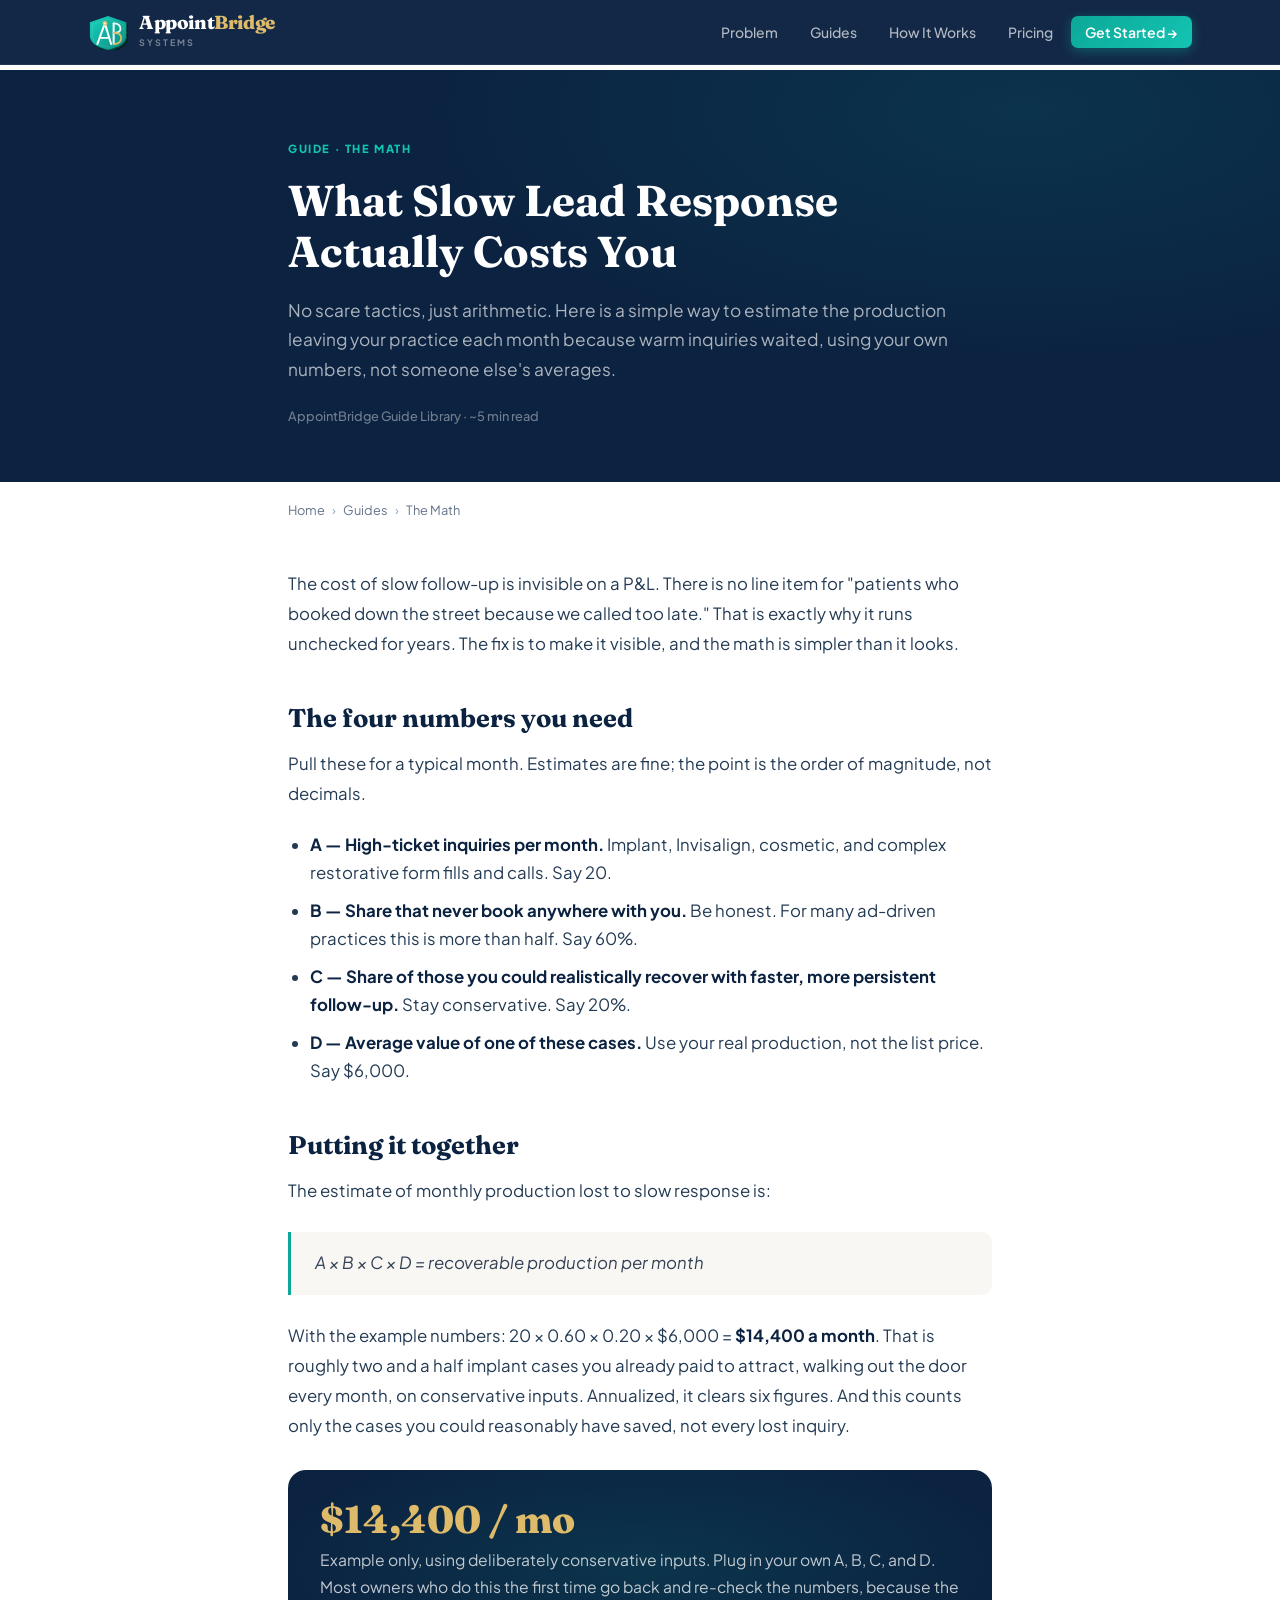
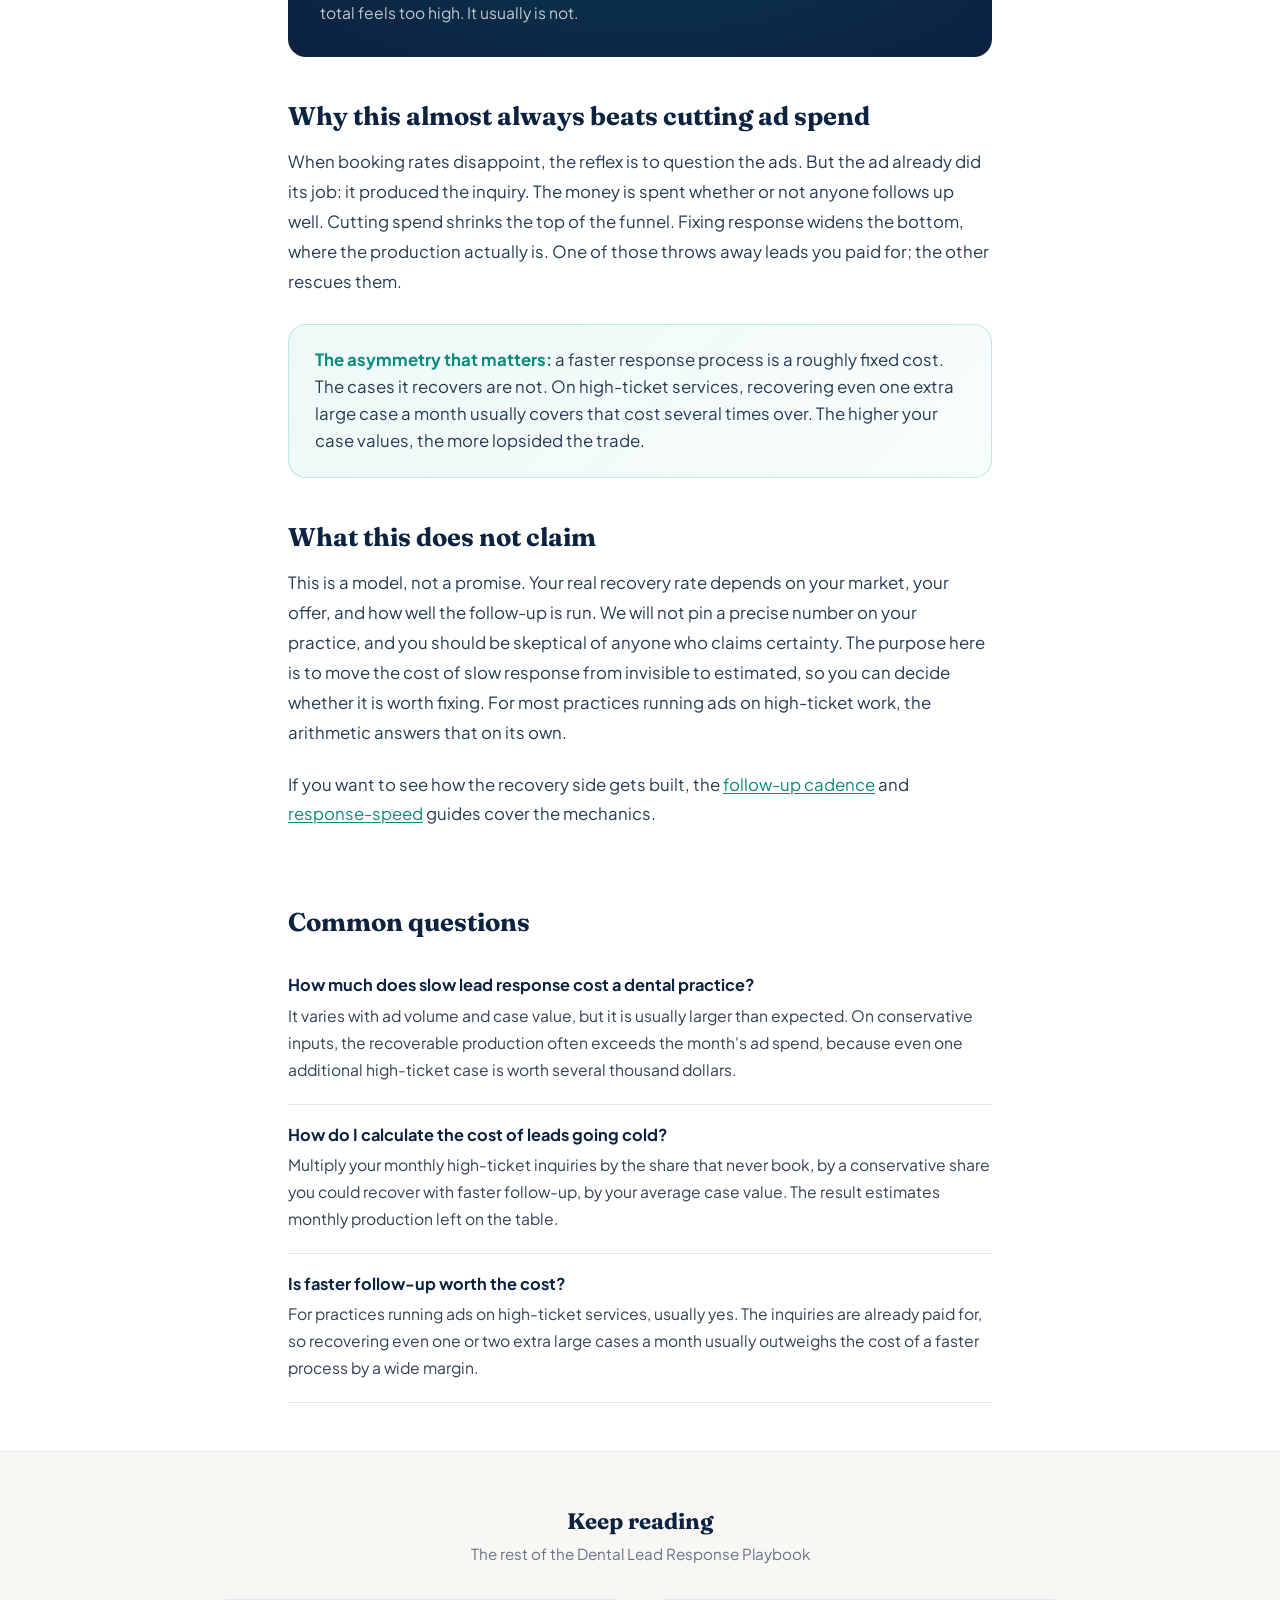
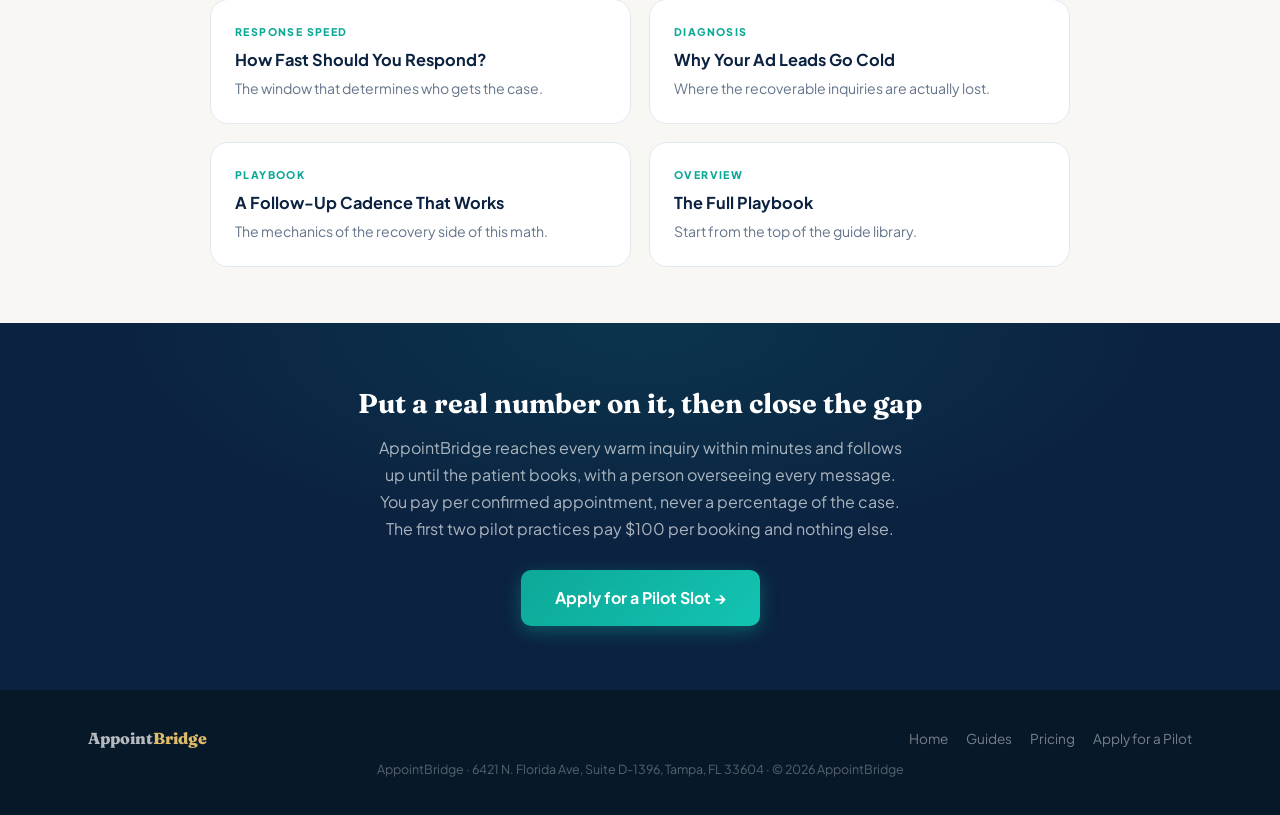
<file: guide/cost-of-slow-lead-response/index.html>
<!DOCTYPE html>
<html lang="en">
<head>
<meta charset="UTF-8">
<meta name="viewport" content="width=device-width, initial-scale=1.0">
<title>What Slow Lead Response Costs a Dental Practice | AppointBridge</title>
<meta name="description" content="A simple way to estimate the production walking out the door each month from slow follow-up, using your real ad volume and case values. Run the math on your own practice.">
<link rel="canonical" href="https://appoint-bridge.com/guide/cost-of-slow-lead-response/">
<meta property="og:type" content="article">
<meta property="og:title" content="What Slow Lead Response Costs a Dental Practice">
<meta property="og:description" content="Estimate the production walking out the door each month from slow follow-up, using your own numbers.">
<meta property="og:url" content="https://appoint-bridge.com/guide/cost-of-slow-lead-response/">
<meta name="robots" content="index,follow">
<link rel="preconnect" href="https://fonts.googleapis.com">
<link href="https://fonts.googleapis.com/css2?family=Plus+Jakarta+Sans:wght@300;400;500;600;700;800&family=Fraunces:ital,wght@0,700;0,800;1,700&display=swap" rel="stylesheet">
<link rel="stylesheet" href="/assets/article.css">
<script type="application/ld+json">
{
  "@context":"https://schema.org","@type":"Article",
  "headline":"What Slow Lead Response Costs a Dental Practice",
  "description":"A simple model for estimating lost production from slow follow-up, using a practice's own ad volume and case values.",
  "author":{"@type":"Organization","name":"AppointBridge"},
  "publisher":{"@type":"Organization","name":"AppointBridge","url":"https://appoint-bridge.com/"},
  "mainEntityOfPage":"https://appoint-bridge.com/guide/cost-of-slow-lead-response/"
}
</script>
<script type="application/ld+json">
{
  "@context":"https://schema.org","@type":"FAQPage",
  "mainEntity":[
    {"@type":"Question","name":"How much does slow lead response cost a dental practice?","acceptedAnswer":{"@type":"Answer","text":"It depends on ad volume and case value, but the figure is usually larger than owners expect. If a practice gets 20 high-ticket inquiries a month and converts a few more by responding faster, even one extra implant case at several thousand dollars can exceed the month's entire ad spend. The cost is the production from inquiries that booked elsewhere."}},
    {"@type":"Question","name":"How do I calculate the cost of leads going cold?","acceptedAnswer":{"@type":"Answer","text":"Take your monthly high-ticket inquiries, multiply by the share that never book, then multiply by a conservative share you could realistically recover with faster follow-up, and finally by your average case value. The result is a reasonable estimate of monthly production left on the table."}},
    {"@type":"Question","name":"Is faster follow-up worth the cost?","acceptedAnswer":{"@type":"Answer","text":"For practices running ads on high-ticket services, usually yes, because the inquiries are already paid for. Recovering even one or two additional large cases a month usually outweighs the cost of a faster response process by a wide margin. The economics are strongest exactly where case values are highest."}}
  ]
}
</script>
</head>
<body>

<header>
<nav>
  <a href="/" class="logo">
    <div class="logo-mark">
      <svg viewBox="0 0 64 58" fill="none" xmlns="http://www.w3.org/2000/svg">
        <defs><linearGradient id="sg" x1="3" y1="3" x2="61" y2="57" gradientUnits="userSpaceOnUse"><stop offset="0%" stop-color="#17d4c0"/><stop offset="100%" stop-color="#0a8a7c"/></linearGradient></defs>
        <path d="M32 3 L61 13 L61 35 Q61 50 32 57 Q3 50 3 35 L3 13 Z" fill="#021e1b" transform="translate(3,4)"/>
        <path d="M32 3 L61 13 L61 35 Q61 50 32 57 Q3 50 3 35 L3 13 Z" fill="#054d46" transform="translate(1.5,2)"/>
        <path d="M32 3 L61 13 L61 35 Q61 50 32 57 Q3 50 3 35 L3 13 Z" fill="url(#sg)"/>
        <path d="M32 8 L57 17 L57 35 Q57 48 32 53 Q7 48 7 35 L7 17 Z" stroke="rgba(255,255,255,0.16)" stroke-width="1" fill="none"/>
        <polyline points="15,48 27,15 37,48" stroke="white" stroke-width="3.2" stroke-linecap="round" stroke-linejoin="round" fill="none"/>
        <line x1="19" y1="38" x2="33" y2="38" stroke="white" stroke-width="2.8" stroke-linecap="round"/>
        <circle cx="27" cy="15" r="3.8" fill="#debb6a"/><circle cx="27" cy="15" r="1.9" fill="#f5e9cc"/>
        <line x1="41" y1="15" x2="41" y2="48" stroke="white" stroke-width="3.2" stroke-linecap="round"/>
        <path d="M41 15 Q52 15 52 24 Q52 30 41 30" stroke="white" stroke-width="2.8" stroke-linecap="round" fill="none"/>
        <path d="M41 30 Q53 30 53 38 Q53 48 41 48" stroke="#debb6a" stroke-width="2.8" stroke-linecap="round" fill="none"/>
      </svg>
    </div>
    <div><div class="logo-name">Appoint<span>Bridge</span></div><div class="logo-systems">Systems</div></div>
  </a>
  <button class="menu-toggle">☰</button>
  <ul class="nav-links" id="nav">
    <li><a href="/#problem">Problem</a></li>
    <li><a href="/guide/">Guides</a></li>
    <li><a href="/#solution">How It Works</a></li>
    <li><a href="/#pricing">Pricing</a></li>
    <li><a href="/#contact" class="nav-cta">Get Started →</a></li>
  </ul>
</nav>
</header>

<section class="article-hero">
  <div class="container">
    <div class="eyebrow">Guide · The Math</div>
    <h1>What Slow Lead Response Actually Costs You</h1>
    <p class="standfirst">No scare tactics, just arithmetic. Here is a simple way to estimate the production leaving your practice each month because warm inquiries waited, using your own numbers, not someone else's averages.</p>
    <div class="article-meta">AppointBridge Guide Library · ~5 min read</div>
  </div>
</section>

<div class="container">
<div class="crumbs"><a href="/">Home</a><span>›</span><a href="/guide/">Guides</a><span>›</span>The Math</div>

<div class="prose">
<p>The cost of slow follow-up is invisible on a P&amp;L. There is no line item for "patients who booked down the street because we called too late." That is exactly why it runs unchecked for years. The fix is to make it visible, and the math is simpler than it looks.</p>

<h2>The four numbers you need</h2>
<p>Pull these for a typical month. Estimates are fine; the point is the order of magnitude, not decimals.</p>
<ul>
<li><strong>A — High-ticket inquiries per month.</strong> Implant, Invisalign, cosmetic, and complex restorative form fills and calls. Say 20.</li>
<li><strong>B — Share that never book anywhere with you.</strong> Be honest. For many ad-driven practices this is more than half. Say 60%.</li>
<li><strong>C — Share of those you could realistically recover with faster, more persistent follow-up.</strong> Stay conservative. Say 20%.</li>
<li><strong>D — Average value of one of these cases.</strong> Use your real production, not the list price. Say $6,000.</li>
</ul>

<h2>Putting it together</h2>
<p>The estimate of monthly production lost to slow response is:</p>
<blockquote>A &times; B &times; C &times; D = recoverable production per month</blockquote>
<p>With the example numbers: 20 &times; 0.60 &times; 0.20 &times; $6,000 = <strong>$14,400 a month</strong>. That is roughly two and a half implant cases you already paid to attract, walking out the door every month, on conservative inputs. Annualized, it clears six figures. And this counts only the cases you could reasonably have saved, not every lost inquiry.</p>

<div class="callout">
  <div class="callout-num">$14,400 / mo</div>
  <div class="callout-text">Example only, using deliberately conservative inputs. Plug in your own A, B, C, and D. Most owners who do this the first time go back and re-check the numbers, because the total feels too high. It usually is not.</div>
</div>

<h2>Why this almost always beats cutting ad spend</h2>
<p>When booking rates disappoint, the reflex is to question the ads. But the ad already did its job: it produced the inquiry. The money is spent whether or not anyone follows up well. Cutting spend shrinks the top of the funnel. Fixing response widens the bottom, where the production actually is. One of those throws away leads you paid for; the other rescues them.</p>

<div class="takeaway"><strong>The asymmetry that matters:</strong> a faster response process is a roughly fixed cost. The cases it recovers are not. On high-ticket services, recovering even one extra large case a month usually covers that cost several times over. The higher your case values, the more lopsided the trade.</div>

<h2>What this does not claim</h2>
<p>This is a model, not a promise. Your real recovery rate depends on your market, your offer, and how well the follow-up is run. We will not pin a precise number on your practice, and you should be skeptical of anyone who claims certainty. The purpose here is to move the cost of slow response from invisible to estimated, so you can decide whether it is worth fixing. For most practices running ads on high-ticket work, the arithmetic answers that on its own.</p>
<p>If you want to see how the recovery side gets built, the <a href="/guide/dental-lead-follow-up-cadence/">follow-up cadence</a> and <a href="/guide/how-fast-to-respond-to-dental-leads/">response-speed</a> guides cover the mechanics.</p>
</div>

<div class="faq">
  <h2>Common questions</h2>
  <div class="faq-item"><h3>How much does slow lead response cost a dental practice?</h3><p>It varies with ad volume and case value, but it is usually larger than expected. On conservative inputs, the recoverable production often exceeds the month's ad spend, because even one additional high-ticket case is worth several thousand dollars.</p></div>
  <div class="faq-item"><h3>How do I calculate the cost of leads going cold?</h3><p>Multiply your monthly high-ticket inquiries by the share that never book, by a conservative share you could recover with faster follow-up, by your average case value. The result estimates monthly production left on the table.</p></div>
  <div class="faq-item"><h3>Is faster follow-up worth the cost?</h3><p>For practices running ads on high-ticket services, usually yes. The inquiries are already paid for, so recovering even one or two extra large cases a month usually outweighs the cost of a faster process by a wide margin.</p></div>
</div>
</div>

<section class="related">
  <h2>Keep reading</h2>
  <p class="sub">The rest of the Dental Lead Response Playbook</p>
  <div class="related-grid">
    <a class="related-card" href="/guide/how-fast-to-respond-to-dental-leads/"><div class="rc-label">Response Speed</div><h3>How Fast Should You Respond?</h3><p>The window that determines who gets the case.</p></a>
    <a class="related-card" href="/guide/why-dental-leads-go-cold/"><div class="rc-label">Diagnosis</div><h3>Why Your Ad Leads Go Cold</h3><p>Where the recoverable inquiries are actually lost.</p></a>
    <a class="related-card" href="/guide/dental-lead-follow-up-cadence/"><div class="rc-label">Playbook</div><h3>A Follow-Up Cadence That Works</h3><p>The mechanics of the recovery side of this math.</p></a>
    <a class="related-card" href="/guide/"><div class="rc-label">Overview</div><h3>The Full Playbook</h3><p>Start from the top of the guide library.</p></a>
  </div>
</section>

<section class="cta-band">
  <div class="container">
    <h2>Put a real number on it, then close the gap</h2>
    <p>AppointBridge reaches every warm inquiry within minutes and follows up until the patient books, with a person overseeing every message. You pay per confirmed appointment, never a percentage of the case. The first two pilot practices pay $100 per booking and nothing else.</p>
    <a href="/#contact" class="btn-primary">Apply for a Pilot Slot →</a>
  </div>
</section>

<footer>
<div class="container-wide">
  <div class="footer-inner">
    <div class="footer-logo">Appoint<span>Bridge</span></div>
    <div class="footer-links"><a href="/">Home</a><a href="/guide/">Guides</a><a href="/#pricing">Pricing</a><a href="/#contact">Apply for a Pilot</a></div>
  </div>
  <p class="footer-addr">AppointBridge · 6421 N. Florida Ave, Suite D-1396, Tampa, FL 33604 · © 2026 AppointBridge</p>
</div>
</footer>

<script>document.querySelector('.menu-toggle').addEventListener('click',function(){document.getElementById('nav').classList.toggle('open')});</script>
</body>
</html>
</file>
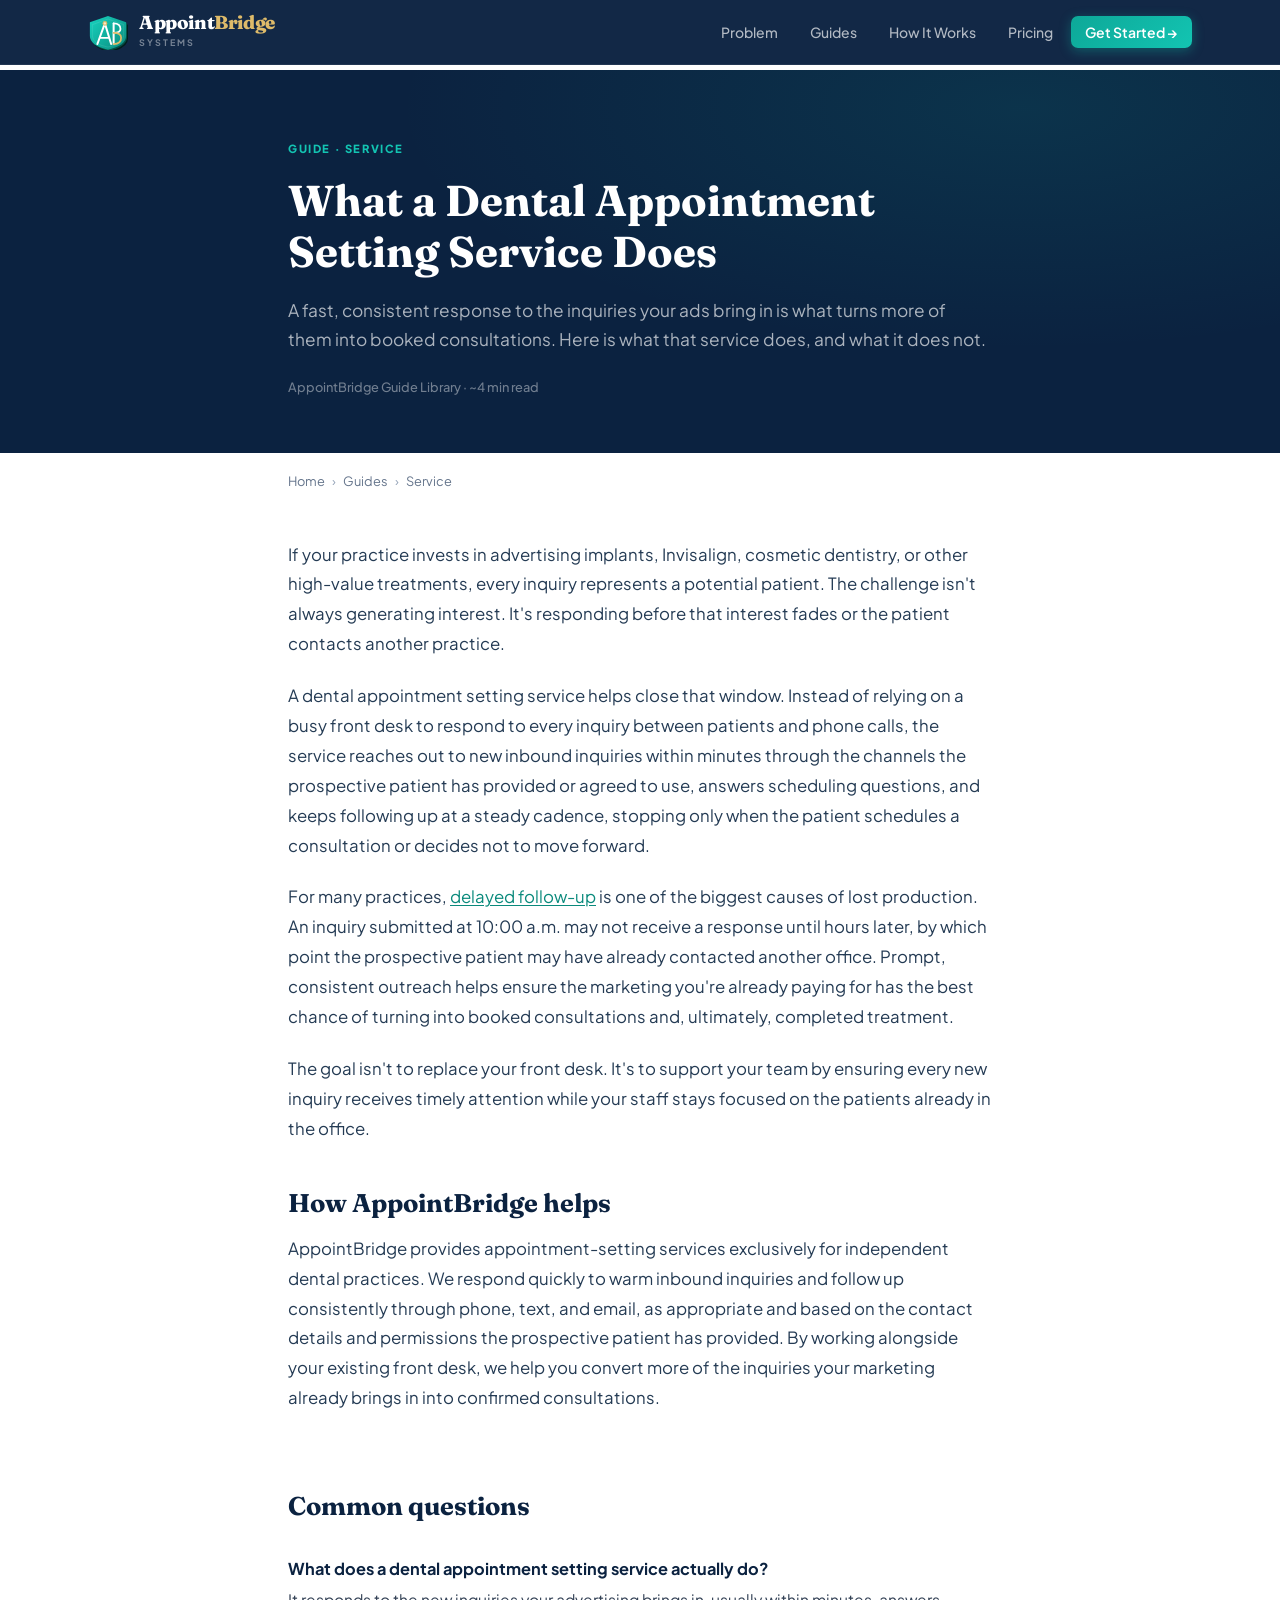
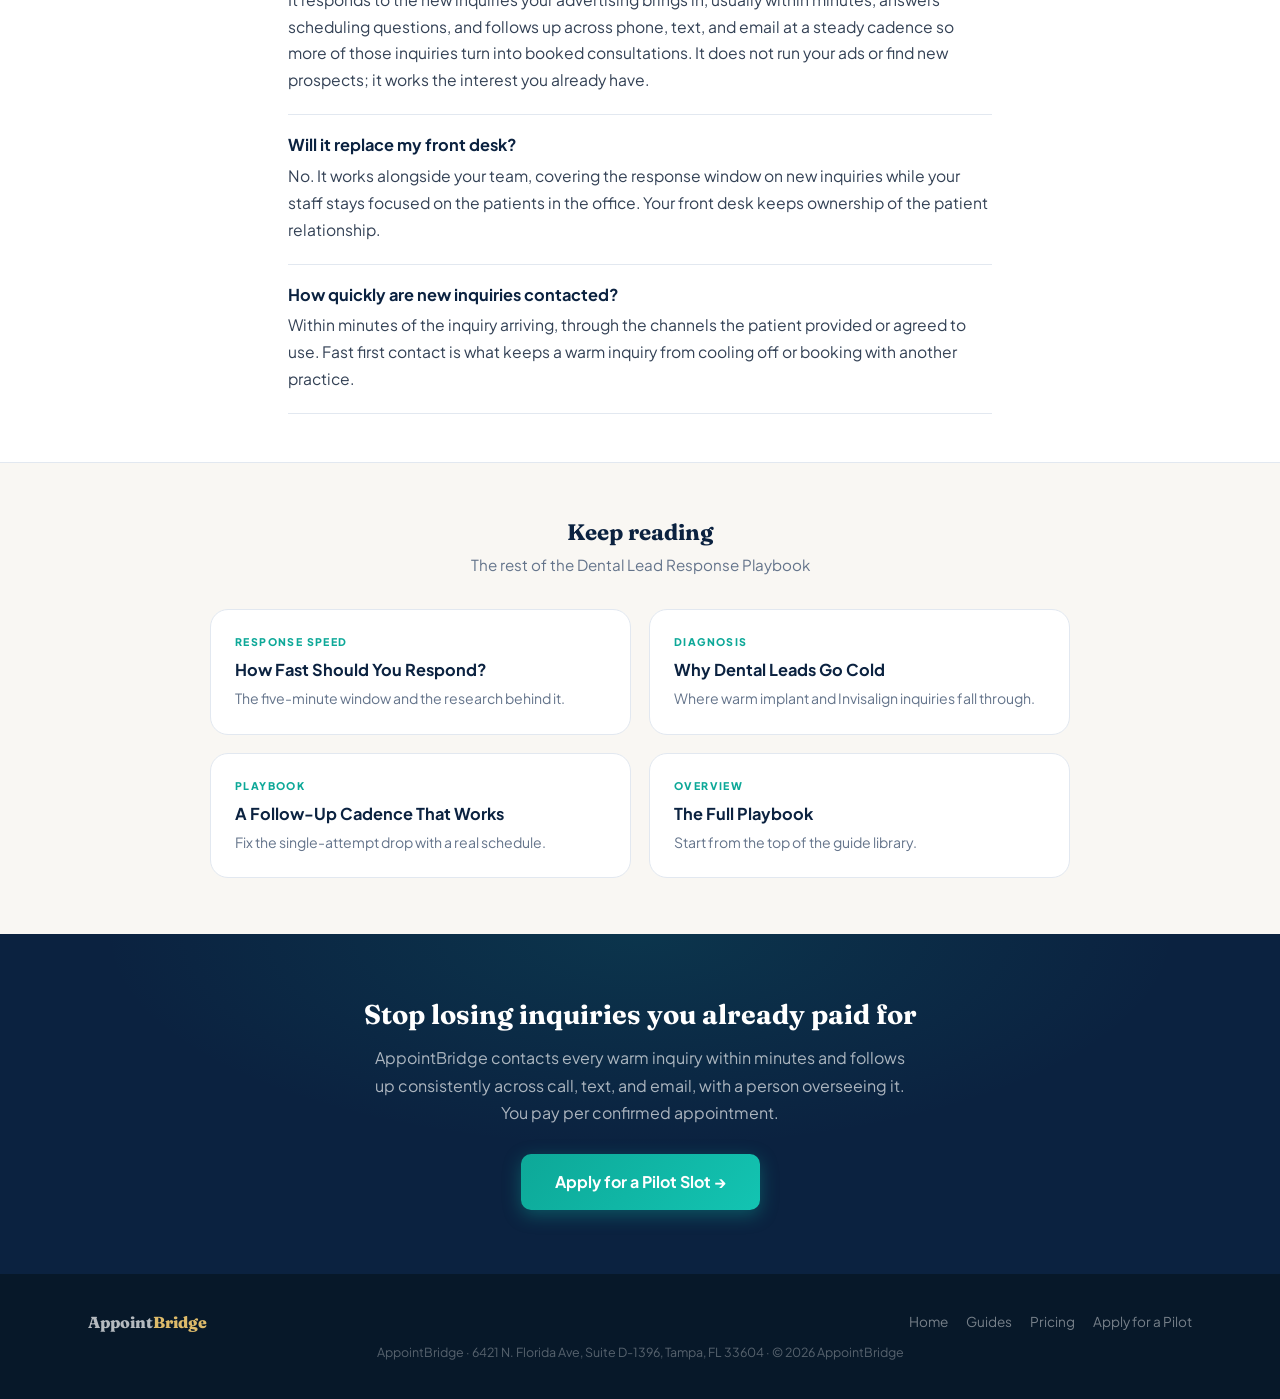
<file: guide/dental-appointment-setting-service/index.html>
<!DOCTYPE html>
<html lang="en">
<head>
<meta charset="UTF-8">
<meta name="viewport" content="width=device-width, initial-scale=1.0">
<title>What a Dental Appointment Setting Service Does | AppointBridge</title>
<meta name="description" content="A dental appointment setting service contacts the warm inquiries your ads bring in within minutes and follows up consistently so more of them book a consultation.">
<link rel="canonical" href="https://appoint-bridge.com/guide/dental-appointment-setting-service/">
<meta property="og:type" content="article">
<meta property="og:title" content="What a Dental Appointment Setting Service Does">
<meta property="og:description" content="How a fast, consistent response to your ad inquiries turns more of them into booked consultations.">
<meta property="og:url" content="https://appoint-bridge.com/guide/dental-appointment-setting-service/">
<meta name="robots" content="index,follow">
<link rel="preconnect" href="https://fonts.googleapis.com">
<link href="https://fonts.googleapis.com/css2?family=Plus+Jakarta+Sans:wght@300;400;500;600;700;800&family=Fraunces:ital,wght@0,700;0,800;1,700&display=swap" rel="stylesheet">
<link rel="stylesheet" href="/assets/article.css">
<script type="application/ld+json">
{
  "@context":"https://schema.org","@type":"Article",
  "headline":"What a Dental Appointment Setting Service Does",
  "description":"What a dental appointment setting service does: fast response and consistent follow-up that turns warm inquiries into booked consultations.",
  "author":{"@type":"Organization","name":"AppointBridge"},
  "publisher":{"@type":"Organization","name":"AppointBridge","url":"https://appoint-bridge.com/"},
  "mainEntityOfPage":"https://appoint-bridge.com/guide/dental-appointment-setting-service/"
}
</script>
<script type="application/ld+json">
{
  "@context":"https://schema.org","@type":"FAQPage",
  "mainEntity":[{"@type": "Question", "name": "What does a dental appointment setting service actually do?", "acceptedAnswer": {"@type": "Answer", "text": "It responds to the new inquiries your advertising brings in, usually within minutes, answers scheduling questions, and follows up across phone, text, and email at a steady cadence so more of those inquiries turn into booked consultations. It does not run your ads or find new prospects; it works the interest you already have."}},{"@type": "Question", "name": "Will it replace my front desk?", "acceptedAnswer": {"@type": "Answer", "text": "No. It works alongside your team, covering the response window on new inquiries while your staff stays focused on the patients in the office. Your front desk keeps ownership of the patient relationship."}},{"@type": "Question", "name": "How quickly are new inquiries contacted?", "acceptedAnswer": {"@type": "Answer", "text": "Within minutes of the inquiry arriving, through the channels the patient provided or agreed to use. Fast first contact is what keeps a warm inquiry from cooling off or booking with another practice."}}]
}
</script>
</head>
<body>

<header>
<nav>
  <a href="/" class="logo">
    <div class="logo-mark">
      <svg viewBox="0 0 64 58" fill="none" xmlns="http://www.w3.org/2000/svg">
        <defs><linearGradient id="sg" x1="3" y1="3" x2="61" y2="57" gradientUnits="userSpaceOnUse"><stop offset="0%" stop-color="#17d4c0"/><stop offset="100%" stop-color="#0a8a7c"/></linearGradient></defs>
        <path d="M32 3 L61 13 L61 35 Q61 50 32 57 Q3 50 3 35 L3 13 Z" fill="#021e1b" transform="translate(3,4)"/>
        <path d="M32 3 L61 13 L61 35 Q61 50 32 57 Q3 50 3 35 L3 13 Z" fill="#054d46" transform="translate(1.5,2)"/>
        <path d="M32 3 L61 13 L61 35 Q61 50 32 57 Q3 50 3 35 L3 13 Z" fill="url(#sg)"/>
        <path d="M32 8 L57 17 L57 35 Q57 48 32 53 Q7 48 7 35 L7 17 Z" stroke="rgba(255,255,255,0.16)" stroke-width="1" fill="none"/>
        <polyline points="15,48 27,15 37,48" stroke="white" stroke-width="3.2" stroke-linecap="round" stroke-linejoin="round" fill="none"/>
        <line x1="19" y1="38" x2="33" y2="38" stroke="white" stroke-width="2.8" stroke-linecap="round"/>
        <circle cx="27" cy="15" r="3.8" fill="#debb6a"/><circle cx="27" cy="15" r="1.9" fill="#f5e9cc"/>
        <line x1="41" y1="15" x2="41" y2="48" stroke="white" stroke-width="3.2" stroke-linecap="round"/>
        <path d="M41 15 Q52 15 52 24 Q52 30 41 30" stroke="white" stroke-width="2.8" stroke-linecap="round" fill="none"/>
        <path d="M41 30 Q53 30 53 38 Q53 48 41 48" stroke="#debb6a" stroke-width="2.8" stroke-linecap="round" fill="none"/>
      </svg>
    </div>
    <div><div class="logo-name">Appoint<span>Bridge</span></div><div class="logo-systems">Systems</div></div>
  </a>
  <button class="menu-toggle">☰</button>
  <ul class="nav-links" id="nav">
    <li><a href="/#problem">Problem</a></li>
    <li><a href="/guide/">Guides</a></li>
    <li><a href="/#solution">How It Works</a></li>
    <li><a href="/#pricing">Pricing</a></li>
    <li><a href="/#contact" class="nav-cta">Get Started →</a></li>
  </ul>
</nav>
</header>

<section class="article-hero">
  <div class="container">
    <div class="eyebrow">Guide · Service</div>
    <h1>What a Dental Appointment Setting Service Does</h1>
    <p class="standfirst">A fast, consistent response to the inquiries your ads bring in is what turns more of them into booked consultations. Here is what that service does, and what it does not.</p>
    <div class="article-meta">AppointBridge Guide Library · ~4 min read</div>
  </div>
</section>

<div class="container">
<div class="crumbs"><a href="/">Home</a><span>›</span><a href="/guide/">Guides</a><span>›</span>Service</div>

<div class="prose">
<p>If your practice invests in advertising implants, Invisalign, cosmetic dentistry, or other high-value treatments, every inquiry represents a potential patient. The challenge isn't always generating interest. It's responding before that interest fades or the patient contacts another practice.</p>
<p>A dental appointment setting service helps close that window. Instead of relying on a busy front desk to respond to every inquiry between patients and phone calls, the service reaches out to new inbound inquiries within minutes through the channels the prospective patient has provided or agreed to use, answers scheduling questions, and keeps following up at a steady cadence, stopping only when the patient schedules a consultation or decides not to move forward.</p>
<p>For many practices, <a href="/guide/why-dental-leads-go-cold/">delayed follow-up</a> is one of the biggest causes of lost production. An inquiry submitted at 10:00 a.m. may not receive a response until hours later, by which point the prospective patient may have already contacted another office. Prompt, consistent outreach helps ensure the marketing you're already paying for has the best chance of turning into booked consultations and, ultimately, completed treatment.</p>
<p>The goal isn't to replace your front desk. It's to support your team by ensuring every new inquiry receives timely attention while your staff stays focused on the patients already in the office.</p>
<h2>How AppointBridge helps</h2>
<p>AppointBridge provides appointment-setting services exclusively for independent dental practices. We respond quickly to warm inbound inquiries and follow up consistently through phone, text, and email, as appropriate and based on the contact details and permissions the prospective patient has provided. By working alongside your existing front desk, we help you convert more of the inquiries your marketing already brings in into confirmed consultations.</p>
</div>

<div class="faq">
  <h2>Common questions</h2>
  <div class="faq-item"><h3>What does a dental appointment setting service actually do?</h3><p>It responds to the new inquiries your advertising brings in, usually within minutes, answers scheduling questions, and follows up across phone, text, and email at a steady cadence so more of those inquiries turn into booked consultations. It does not run your ads or find new prospects; it works the interest you already have.</p></div>
  <div class="faq-item"><h3>Will it replace my front desk?</h3><p>No. It works alongside your team, covering the response window on new inquiries while your staff stays focused on the patients in the office. Your front desk keeps ownership of the patient relationship.</p></div>
  <div class="faq-item"><h3>How quickly are new inquiries contacted?</h3><p>Within minutes of the inquiry arriving, through the channels the patient provided or agreed to use. Fast first contact is what keeps a warm inquiry from cooling off or booking with another practice.</p></div>
</div>
</div>

<section class="related">
  <h2>Keep reading</h2>
  <p class="sub">The rest of the Dental Lead Response Playbook</p>
  <div class="related-grid">
    <a class="related-card" href="/guide/how-fast-to-respond-to-dental-leads/"><div class="rc-label">Response Speed</div><h3>How Fast Should You Respond?</h3><p>The five-minute window and the research behind it.</p></a>
    <a class="related-card" href="/guide/why-dental-leads-go-cold/"><div class="rc-label">Diagnosis</div><h3>Why Dental Leads Go Cold</h3><p>Where warm implant and Invisalign inquiries fall through.</p></a>
    <a class="related-card" href="/guide/dental-lead-follow-up-cadence/"><div class="rc-label">Playbook</div><h3>A Follow-Up Cadence That Works</h3><p>Fix the single-attempt drop with a real schedule.</p></a>
    <a class="related-card" href="/guide/"><div class="rc-label">Overview</div><h3>The Full Playbook</h3><p>Start from the top of the guide library.</p></a>
  </div>
</section>

<section class="cta-band">
  <div class="container">
    <h2>Stop losing inquiries you already paid for</h2>
    <p>AppointBridge contacts every warm inquiry within minutes and follows up consistently across call, text, and email, with a person overseeing it. You pay per confirmed appointment.</p>
    <a href="/#contact" class="btn-primary">Apply for a Pilot Slot →</a>
  </div>
</section>

<footer>
<div class="container-wide">
  <div class="footer-inner">
    <div class="footer-logo">Appoint<span>Bridge</span></div>
    <div class="footer-links"><a href="/">Home</a><a href="/guide/">Guides</a><a href="/#pricing">Pricing</a><a href="/#contact">Apply for a Pilot</a></div>
  </div>
  <p class="footer-addr">AppointBridge · 6421 N. Florida Ave, Suite D-1396, Tampa, FL 33604 · © 2026 AppointBridge</p>
</div>
</footer>

<script>document.querySelector('.menu-toggle').addEventListener('click',function(){document.getElementById('nav').classList.toggle('open')});</script>
</body>
</html>
</file>
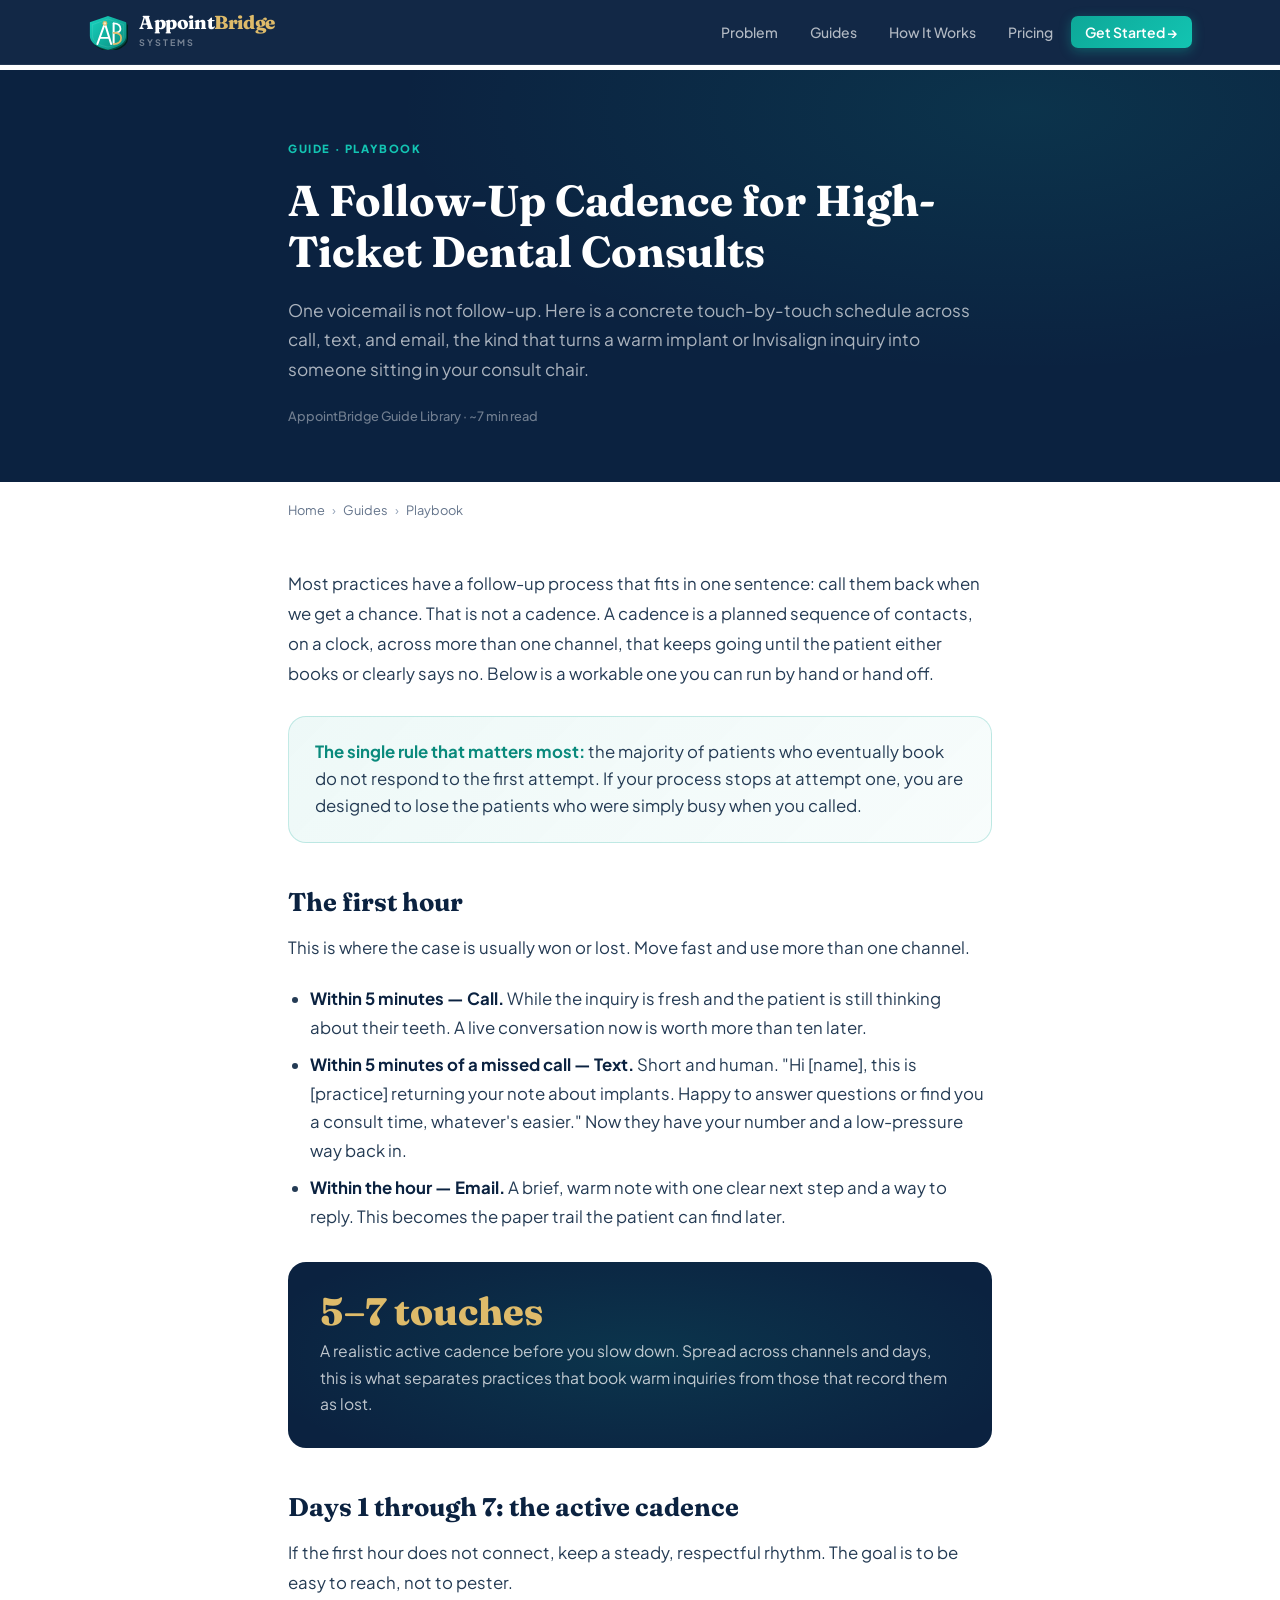
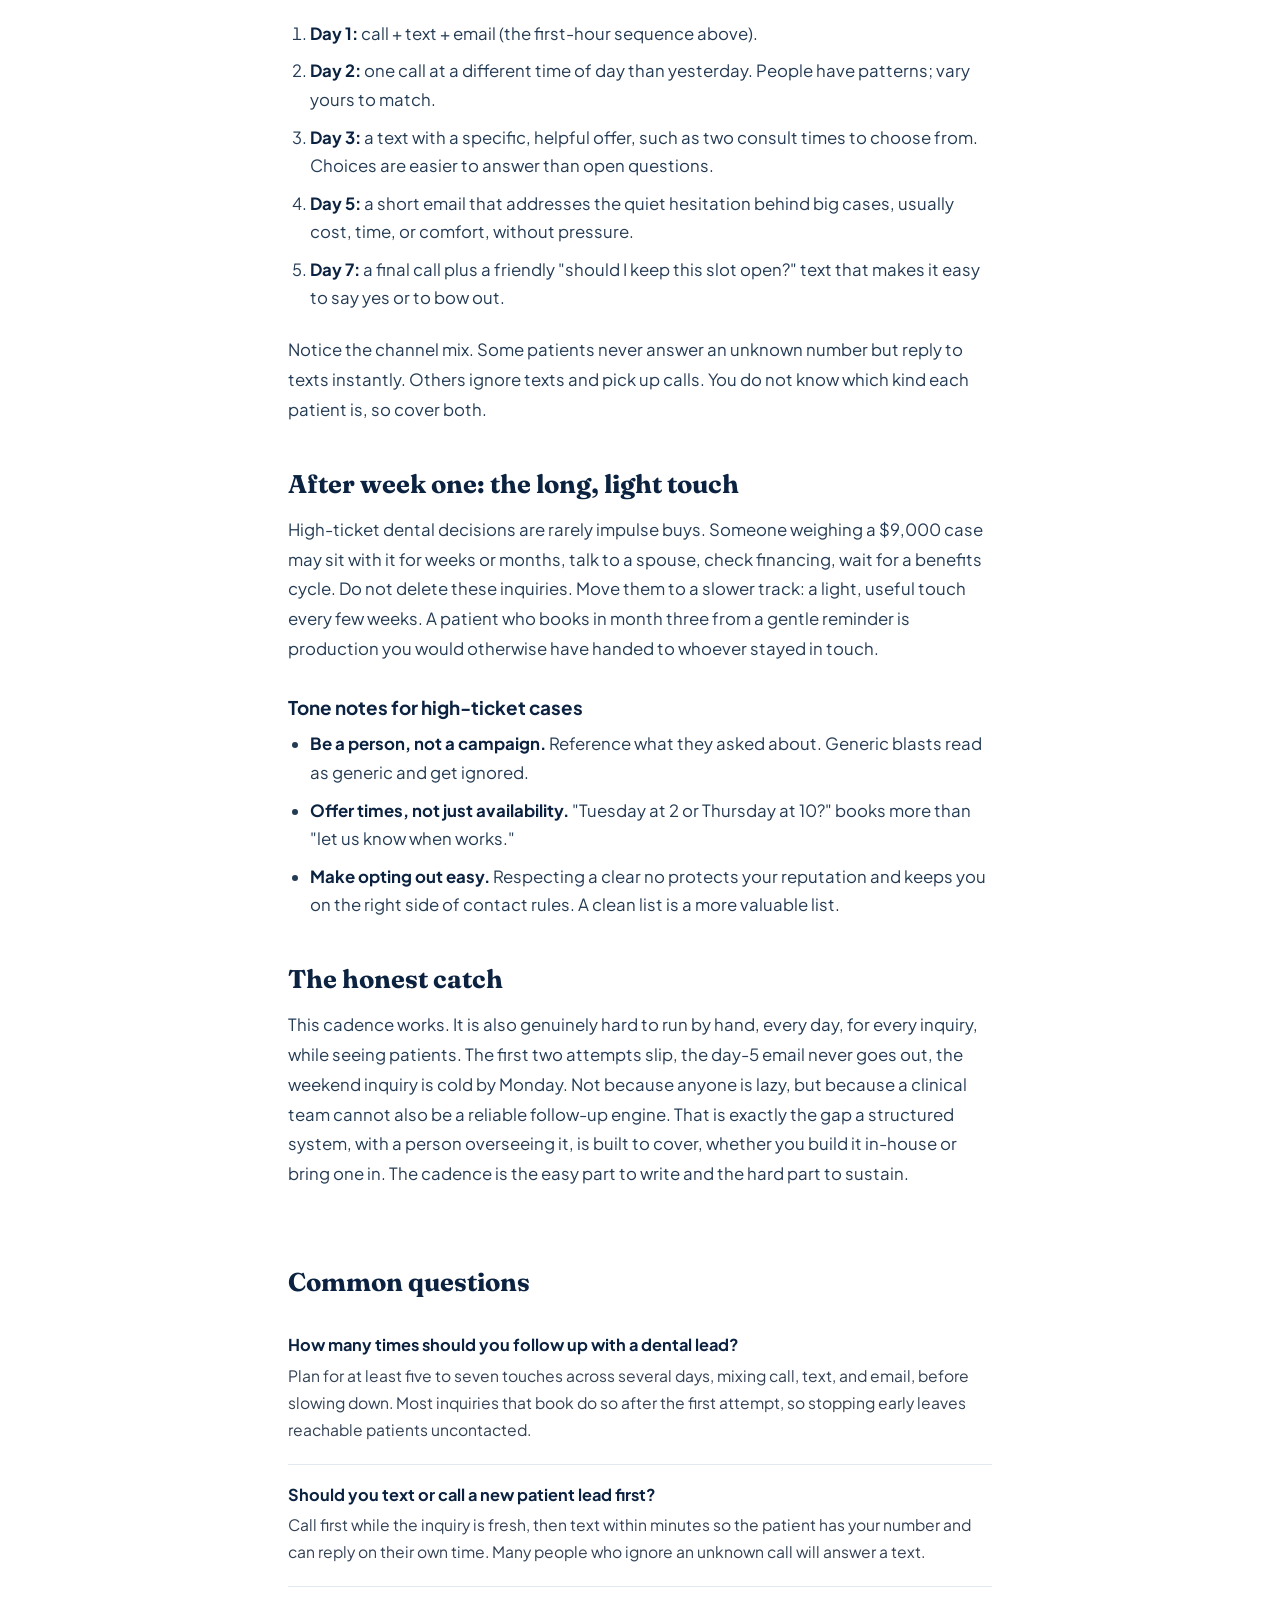
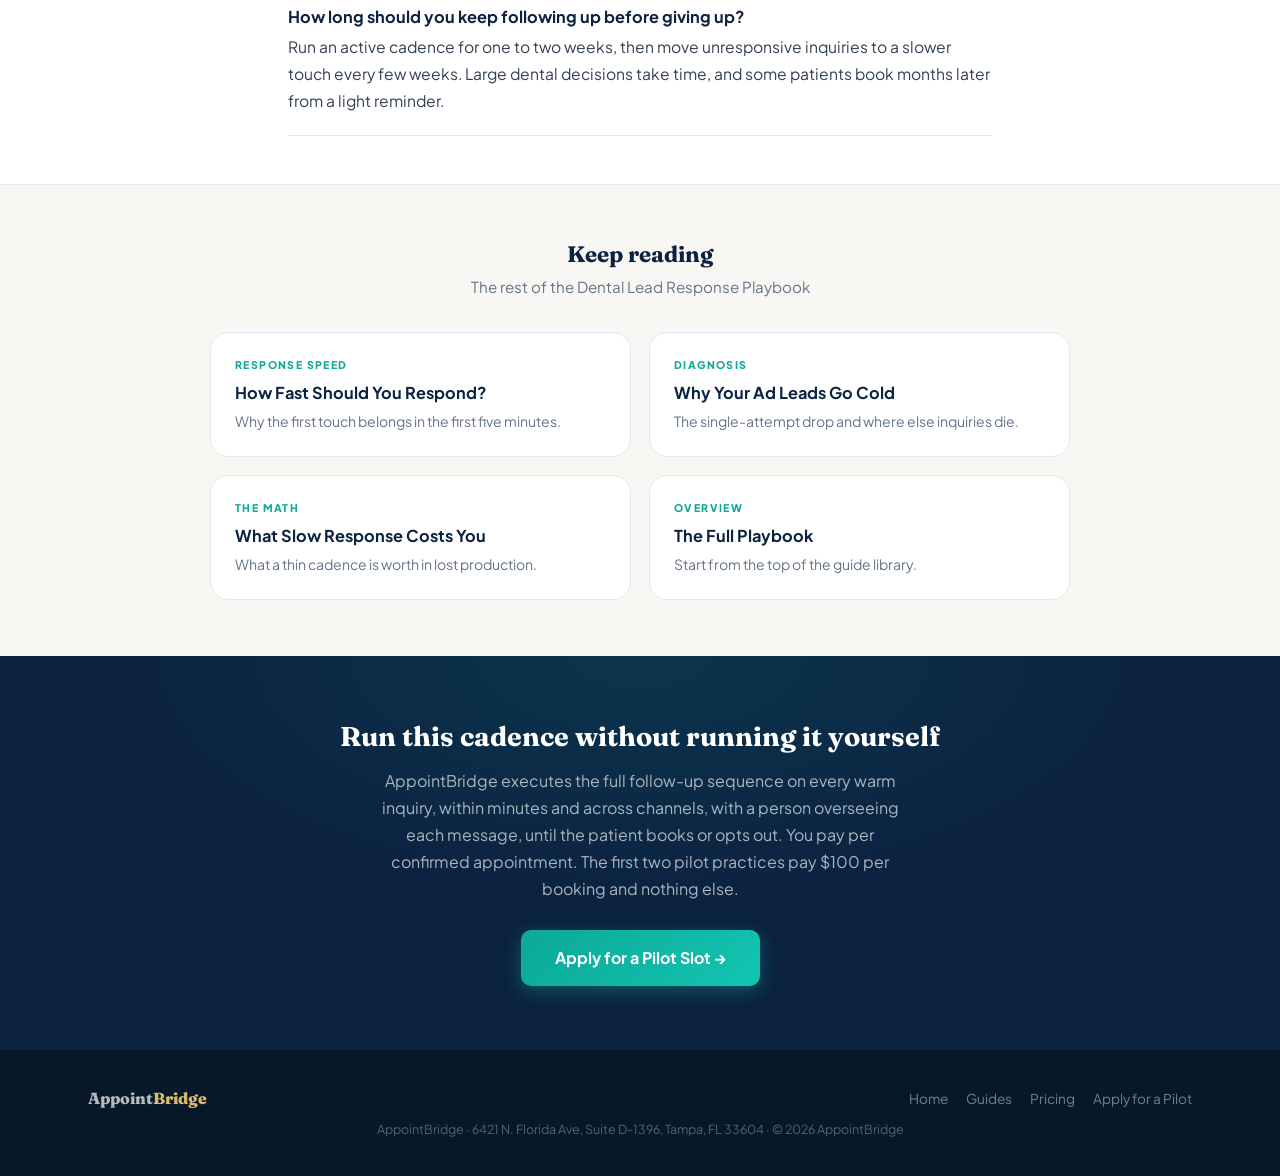
<file: guide/dental-lead-follow-up-cadence/index.html>
<!DOCTYPE html>
<html lang="en">
<head>
<meta charset="UTF-8">
<meta name="viewport" content="width=device-width, initial-scale=1.0">
<title>A Follow-Up Cadence for High-Ticket Dental Consults | AppointBridge</title>
<meta name="description" content="One call is not follow-up. A concrete, touch-by-touch schedule across call, text, and email for implant, Invisalign, and cosmetic inquiries, with the timing that actually books consults.">
<link rel="canonical" href="https://appoint-bridge.com/guide/dental-lead-follow-up-cadence/">
<meta property="og:type" content="article">
<meta property="og:title" content="A Follow-Up Cadence for High-Ticket Dental Consults">
<meta property="og:description" content="A touch-by-touch schedule across call, text, and email that turns warm inquiries into booked consults.">
<meta property="og:url" content="https://appoint-bridge.com/guide/dental-lead-follow-up-cadence/">
<meta name="robots" content="index,follow">
<link rel="preconnect" href="https://fonts.googleapis.com">
<link href="https://fonts.googleapis.com/css2?family=Plus+Jakarta+Sans:wght@300;400;500;600;700;800&family=Fraunces:ital,wght@0,700;0,800;1,700&display=swap" rel="stylesheet">
<link rel="stylesheet" href="/assets/article.css">
<script type="application/ld+json">
{
  "@context":"https://schema.org","@type":"Article",
  "headline":"A Follow-Up Cadence for High-Ticket Dental Consults",
  "description":"A touch-by-touch follow-up schedule across call, text, and email for implant, Invisalign, and cosmetic inquiries.",
  "author":{"@type":"Organization","name":"AppointBridge"},
  "publisher":{"@type":"Organization","name":"AppointBridge","url":"https://appoint-bridge.com/"},
  "mainEntityOfPage":"https://appoint-bridge.com/guide/dental-lead-follow-up-cadence/"
}
</script>
<script type="application/ld+json">
{
  "@context":"https://schema.org","@type":"FAQPage",
  "mainEntity":[
    {"@type":"Question","name":"How many times should you follow up with a dental lead?","acceptedAnswer":{"@type":"Answer","text":"Plan for at least five to seven touches across several days before stopping, mixing call, text, and email. Most inquiries that book do so after the first attempt, not on it. Stopping after one or two tries leaves a large share of reachable patients uncontacted."}},
    {"@type":"Question","name":"Should you text or call a new dental patient lead first?","acceptedAnswer":{"@type":"Answer","text":"Lead with a fast call while the inquiry is fresh, then follow within minutes with a short text so the patient has your number and a way to reply on their own time. Many people who will not pick up an unknown call will answer a text, especially about a personal decision like dental work."}},
    {"@type":"Question","name":"How long should you keep following up before giving up on a lead?","acceptedAnswer":{"@type":"Answer","text":"Run an active cadence for about one to two weeks, then move unresponsive inquiries to a slower long-term touch every few weeks. High-ticket dental decisions take time, and some patients book months after the first inquiry when a light, respectful reminder reaches them."}}
  ]
}
</script>
</head>
<body>

<header>
<nav>
  <a href="/" class="logo">
    <div class="logo-mark">
      <svg viewBox="0 0 64 58" fill="none" xmlns="http://www.w3.org/2000/svg">
        <defs><linearGradient id="sg" x1="3" y1="3" x2="61" y2="57" gradientUnits="userSpaceOnUse"><stop offset="0%" stop-color="#17d4c0"/><stop offset="100%" stop-color="#0a8a7c"/></linearGradient></defs>
        <path d="M32 3 L61 13 L61 35 Q61 50 32 57 Q3 50 3 35 L3 13 Z" fill="#021e1b" transform="translate(3,4)"/>
        <path d="M32 3 L61 13 L61 35 Q61 50 32 57 Q3 50 3 35 L3 13 Z" fill="#054d46" transform="translate(1.5,2)"/>
        <path d="M32 3 L61 13 L61 35 Q61 50 32 57 Q3 50 3 35 L3 13 Z" fill="url(#sg)"/>
        <path d="M32 8 L57 17 L57 35 Q57 48 32 53 Q7 48 7 35 L7 17 Z" stroke="rgba(255,255,255,0.16)" stroke-width="1" fill="none"/>
        <polyline points="15,48 27,15 37,48" stroke="white" stroke-width="3.2" stroke-linecap="round" stroke-linejoin="round" fill="none"/>
        <line x1="19" y1="38" x2="33" y2="38" stroke="white" stroke-width="2.8" stroke-linecap="round"/>
        <circle cx="27" cy="15" r="3.8" fill="#debb6a"/><circle cx="27" cy="15" r="1.9" fill="#f5e9cc"/>
        <line x1="41" y1="15" x2="41" y2="48" stroke="white" stroke-width="3.2" stroke-linecap="round"/>
        <path d="M41 15 Q52 15 52 24 Q52 30 41 30" stroke="white" stroke-width="2.8" stroke-linecap="round" fill="none"/>
        <path d="M41 30 Q53 30 53 38 Q53 48 41 48" stroke="#debb6a" stroke-width="2.8" stroke-linecap="round" fill="none"/>
      </svg>
    </div>
    <div><div class="logo-name">Appoint<span>Bridge</span></div><div class="logo-systems">Systems</div></div>
  </a>
  <button class="menu-toggle">☰</button>
  <ul class="nav-links" id="nav">
    <li><a href="/#problem">Problem</a></li>
    <li><a href="/guide/">Guides</a></li>
    <li><a href="/#solution">How It Works</a></li>
    <li><a href="/#pricing">Pricing</a></li>
    <li><a href="/#contact" class="nav-cta">Get Started →</a></li>
  </ul>
</nav>
</header>

<section class="article-hero">
  <div class="container">
    <div class="eyebrow">Guide · Playbook</div>
    <h1>A Follow-Up Cadence for High-Ticket Dental Consults</h1>
    <p class="standfirst">One voicemail is not follow-up. Here is a concrete touch-by-touch schedule across call, text, and email, the kind that turns a warm implant or Invisalign inquiry into someone sitting in your consult chair.</p>
    <div class="article-meta">AppointBridge Guide Library · ~7 min read</div>
  </div>
</section>

<div class="container">
<div class="crumbs"><a href="/">Home</a><span>›</span><a href="/guide/">Guides</a><span>›</span>Playbook</div>

<div class="prose">
<p>Most practices have a follow-up process that fits in one sentence: call them back when we get a chance. That is not a cadence. A cadence is a planned sequence of contacts, on a clock, across more than one channel, that keeps going until the patient either books or clearly says no. Below is a workable one you can run by hand or hand off.</p>

<div class="takeaway"><strong>The single rule that matters most:</strong> the majority of patients who eventually book do not respond to the first attempt. If your process stops at attempt one, you are designed to lose the patients who were simply busy when you called.</div>

<h2>The first hour</h2>
<p>This is where the case is usually won or lost. Move fast and use more than one channel.</p>
<ul>
<li><strong>Within 5 minutes — Call.</strong> While the inquiry is fresh and the patient is still thinking about their teeth. A live conversation now is worth more than ten later.</li>
<li><strong>Within 5 minutes of a missed call — Text.</strong> Short and human. "Hi [name], this is [practice] returning your note about implants. Happy to answer questions or find you a consult time, whatever's easier." Now they have your number and a low-pressure way back in.</li>
<li><strong>Within the hour — Email.</strong> A brief, warm note with one clear next step and a way to reply. This becomes the paper trail the patient can find later.</li>
</ul>

<div class="callout">
  <div class="callout-num">5–7 touches</div>
  <div class="callout-text">A realistic active cadence before you slow down. Spread across channels and days, this is what separates practices that book warm inquiries from those that record them as lost.</div>
</div>

<h2>Days 1 through 7: the active cadence</h2>
<p>If the first hour does not connect, keep a steady, respectful rhythm. The goal is to be easy to reach, not to pester.</p>
<ol>
<li><strong>Day 1:</strong> call + text + email (the first-hour sequence above).</li>
<li><strong>Day 2:</strong> one call at a different time of day than yesterday. People have patterns; vary yours to match.</li>
<li><strong>Day 3:</strong> a text with a specific, helpful offer, such as two consult times to choose from. Choices are easier to answer than open questions.</li>
<li><strong>Day 5:</strong> a short email that addresses the quiet hesitation behind big cases, usually cost, time, or comfort, without pressure.</li>
<li><strong>Day 7:</strong> a final call plus a friendly "should I keep this slot open?" text that makes it easy to say yes or to bow out.</li>
</ol>
<p>Notice the channel mix. Some patients never answer an unknown number but reply to texts instantly. Others ignore texts and pick up calls. You do not know which kind each patient is, so cover both.</p>

<h2>After week one: the long, light touch</h2>
<p>High-ticket dental decisions are rarely impulse buys. Someone weighing a $9,000 case may sit with it for weeks or months, talk to a spouse, check financing, wait for a benefits cycle. Do not delete these inquiries. Move them to a slower track: a light, useful touch every few weeks. A patient who books in month three from a gentle reminder is production you would otherwise have handed to whoever stayed in touch.</p>

<h3>Tone notes for high-ticket cases</h3>
<ul>
<li><strong>Be a person, not a campaign.</strong> Reference what they asked about. Generic blasts read as generic and get ignored.</li>
<li><strong>Offer times, not just availability.</strong> "Tuesday at 2 or Thursday at 10?" books more than "let us know when works."</li>
<li><strong>Make opting out easy.</strong> Respecting a clear no protects your reputation and keeps you on the right side of contact rules. A clean list is a more valuable list.</li>
</ul>

<h2>The honest catch</h2>
<p>This cadence works. It is also genuinely hard to run by hand, every day, for every inquiry, while seeing patients. The first two attempts slip, the day-5 email never goes out, the weekend inquiry is cold by Monday. Not because anyone is lazy, but because a clinical team cannot also be a reliable follow-up engine. That is exactly the gap a structured system, with a person overseeing it, is built to cover, whether you build it in-house or bring one in. The cadence is the easy part to write and the hard part to sustain.</p>
</div>

<div class="faq">
  <h2>Common questions</h2>
  <div class="faq-item"><h3>How many times should you follow up with a dental lead?</h3><p>Plan for at least five to seven touches across several days, mixing call, text, and email, before slowing down. Most inquiries that book do so after the first attempt, so stopping early leaves reachable patients uncontacted.</p></div>
  <div class="faq-item"><h3>Should you text or call a new patient lead first?</h3><p>Call first while the inquiry is fresh, then text within minutes so the patient has your number and can reply on their own time. Many people who ignore an unknown call will answer a text.</p></div>
  <div class="faq-item"><h3>How long should you keep following up before giving up?</h3><p>Run an active cadence for one to two weeks, then move unresponsive inquiries to a slower touch every few weeks. Large dental decisions take time, and some patients book months later from a light reminder.</p></div>
</div>
</div>

<section class="related">
  <h2>Keep reading</h2>
  <p class="sub">The rest of the Dental Lead Response Playbook</p>
  <div class="related-grid">
    <a class="related-card" href="/guide/how-fast-to-respond-to-dental-leads/"><div class="rc-label">Response Speed</div><h3>How Fast Should You Respond?</h3><p>Why the first touch belongs in the first five minutes.</p></a>
    <a class="related-card" href="/guide/why-dental-leads-go-cold/"><div class="rc-label">Diagnosis</div><h3>Why Your Ad Leads Go Cold</h3><p>The single-attempt drop and where else inquiries die.</p></a>
    <a class="related-card" href="/guide/cost-of-slow-lead-response/"><div class="rc-label">The Math</div><h3>What Slow Response Costs You</h3><p>What a thin cadence is worth in lost production.</p></a>
    <a class="related-card" href="/guide/"><div class="rc-label">Overview</div><h3>The Full Playbook</h3><p>Start from the top of the guide library.</p></a>
  </div>
</section>

<section class="cta-band">
  <div class="container">
    <h2>Run this cadence without running it yourself</h2>
    <p>AppointBridge executes the full follow-up sequence on every warm inquiry, within minutes and across channels, with a person overseeing each message, until the patient books or opts out. You pay per confirmed appointment. The first two pilot practices pay $100 per booking and nothing else.</p>
    <a href="/#contact" class="btn-primary">Apply for a Pilot Slot →</a>
  </div>
</section>

<footer>
<div class="container-wide">
  <div class="footer-inner">
    <div class="footer-logo">Appoint<span>Bridge</span></div>
    <div class="footer-links"><a href="/">Home</a><a href="/guide/">Guides</a><a href="/#pricing">Pricing</a><a href="/#contact">Apply for a Pilot</a></div>
  </div>
  <p class="footer-addr">AppointBridge · 6421 N. Florida Ave, Suite D-1396, Tampa, FL 33604 · © 2026 AppointBridge</p>
</div>
</footer>

<script>document.querySelector('.menu-toggle').addEventListener('click',function(){document.getElementById('nav').classList.toggle('open')});</script>
</body>
</html>
</file>
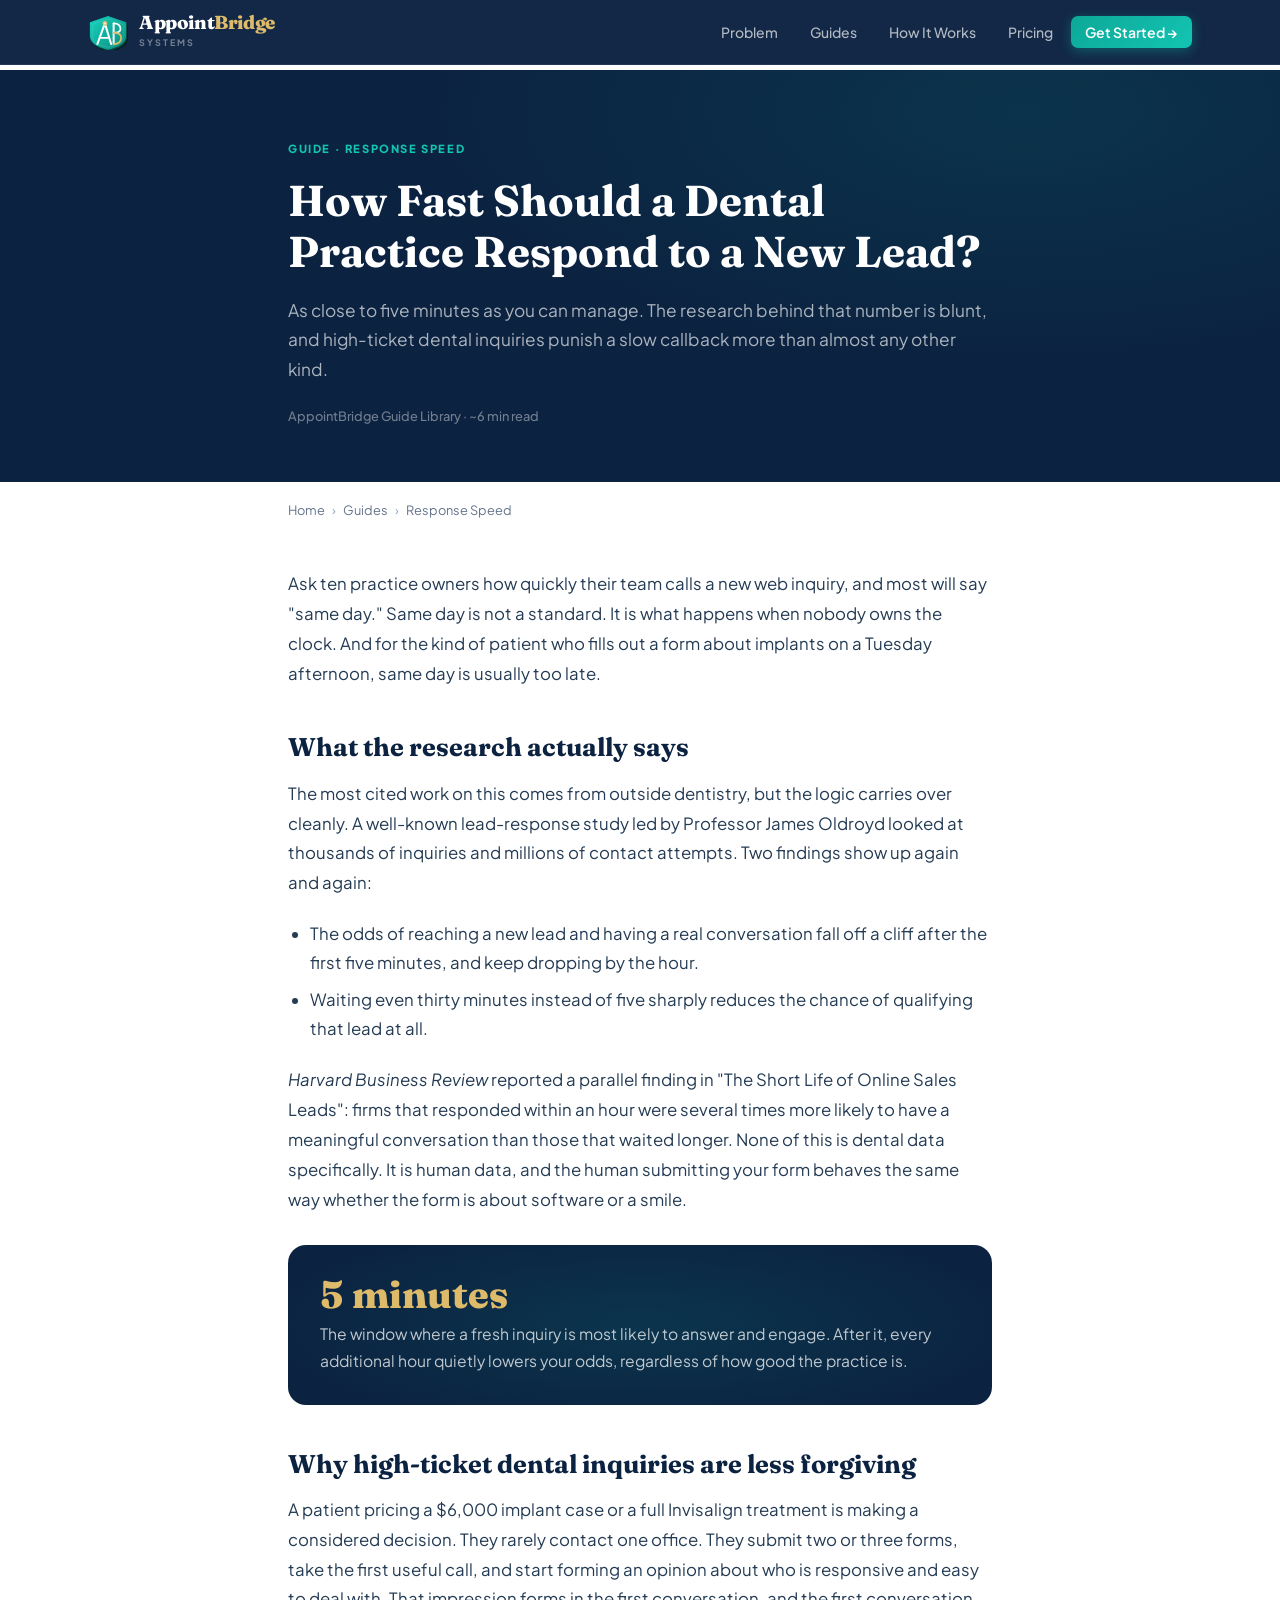
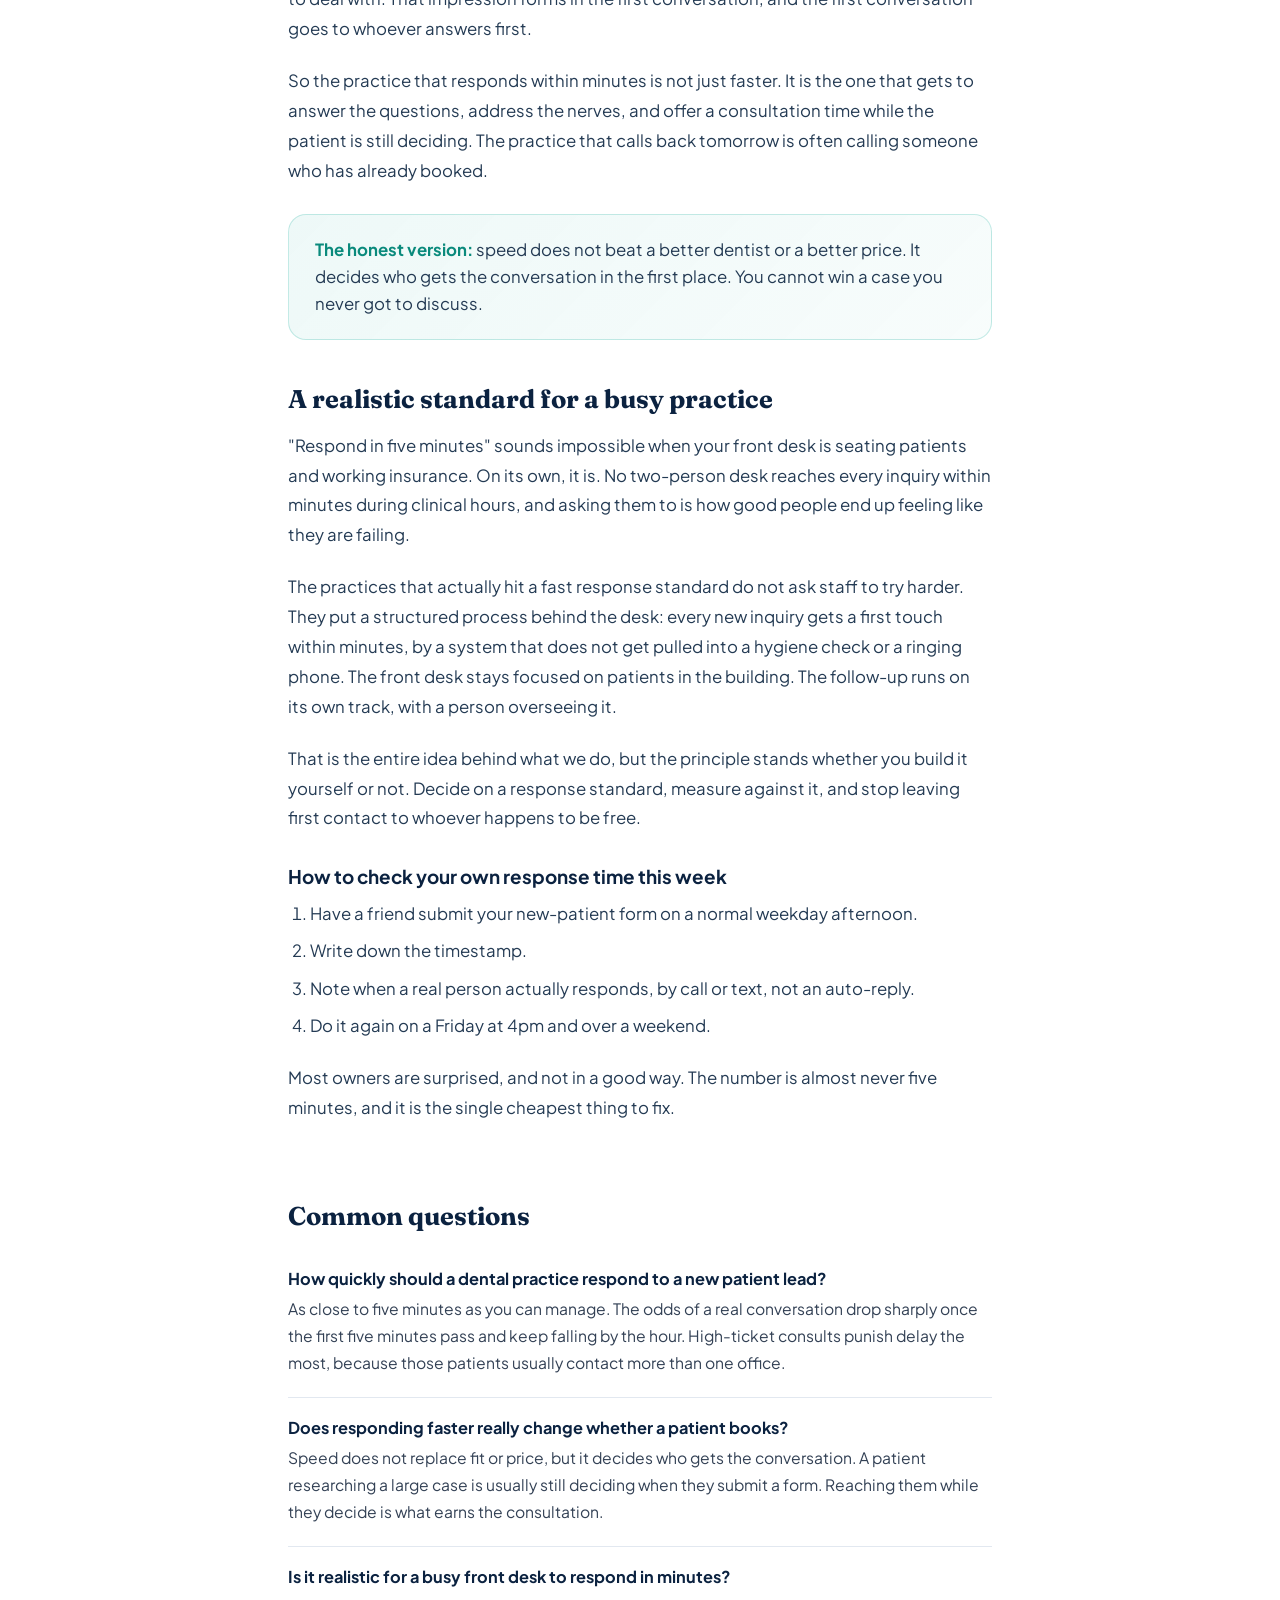
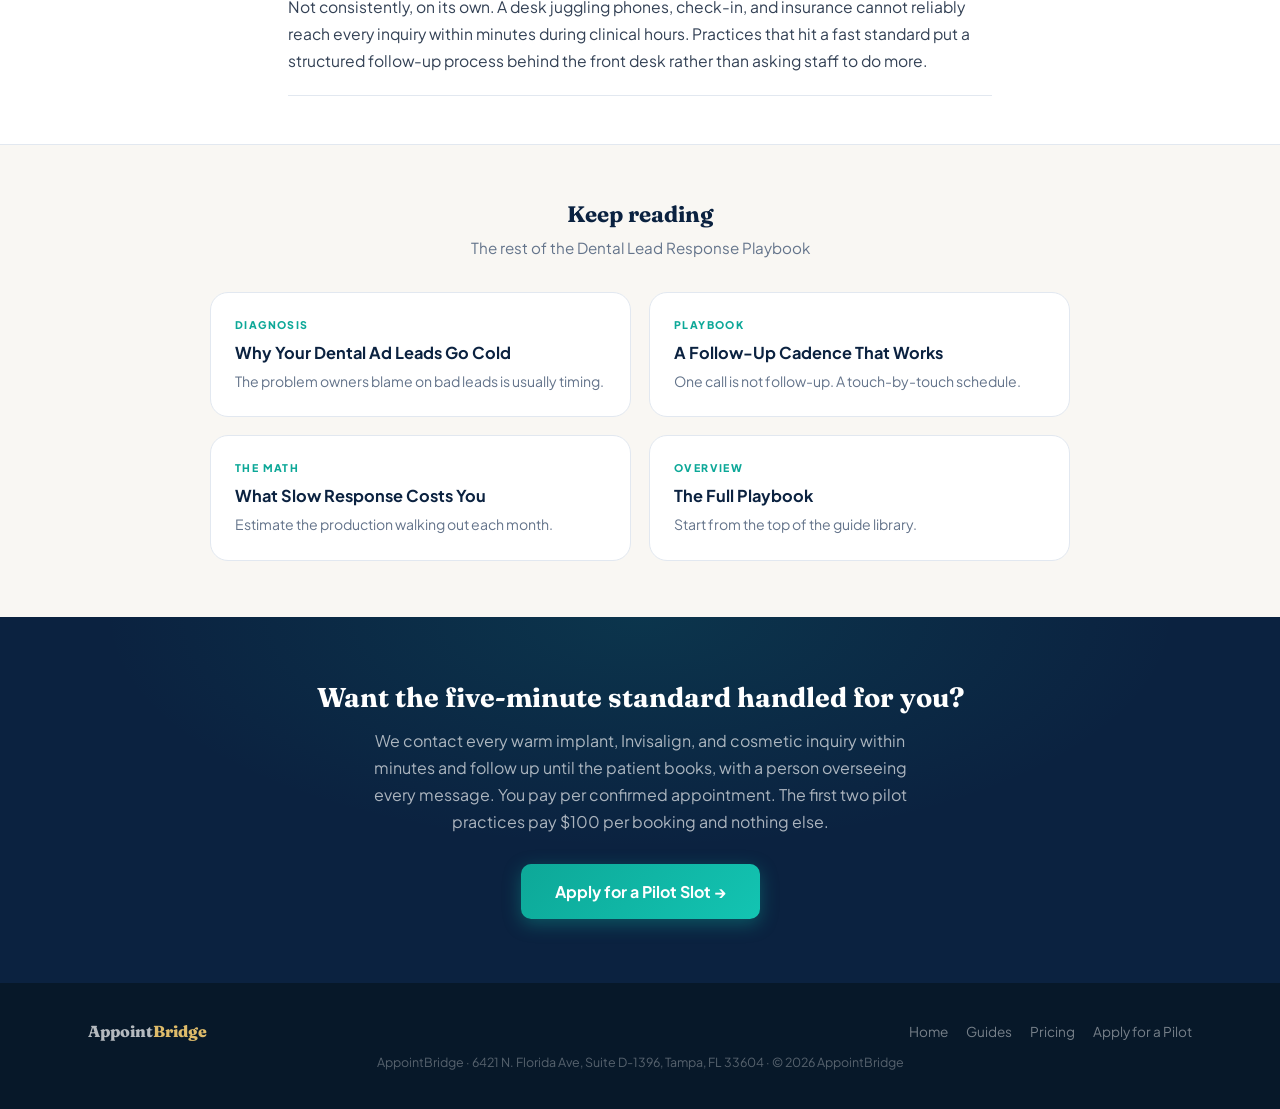
<file: guide/how-fast-to-respond-to-dental-leads/index.html>
<!DOCTYPE html>
<html lang="en">
<head>
<meta charset="UTF-8">
<meta name="viewport" content="width=device-width, initial-scale=1.0">
<title>How Fast Should a Dental Practice Respond to a New Lead? | AppointBridge</title>
<meta name="description" content="Lead-response research is blunt: the first five minutes decide most of the outcome. What a realistic response standard looks like for a busy dental practice, and why high-ticket inquiries punish a slow callback.">
<link rel="canonical" href="https://appoint-bridge.com/guide/how-fast-to-respond-to-dental-leads/">
<meta property="og:type" content="article">
<meta property="og:title" content="How Fast Should a Dental Practice Respond to a New Lead?">
<meta property="og:description" content="The first five minutes decide most of the outcome. A realistic response standard for a busy practice.">
<meta property="og:url" content="https://appoint-bridge.com/guide/how-fast-to-respond-to-dental-leads/">
<meta name="robots" content="index,follow">
<link rel="preconnect" href="https://fonts.googleapis.com">
<link href="https://fonts.googleapis.com/css2?family=Plus+Jakarta+Sans:wght@300;400;500;600;700;800&family=Fraunces:ital,wght@0,700;0,800;1,700&display=swap" rel="stylesheet">
<link rel="stylesheet" href="/assets/article.css">
<script type="application/ld+json">
{
  "@context":"https://schema.org","@type":"Article",
  "headline":"How Fast Should a Dental Practice Respond to a New Lead?",
  "description":"Lead-response research and a realistic response standard for a busy dental practice handling high-ticket inquiries.",
  "author":{"@type":"Organization","name":"AppointBridge"},
  "publisher":{"@type":"Organization","name":"AppointBridge","url":"https://appoint-bridge.com/"},
  "mainEntityOfPage":"https://appoint-bridge.com/guide/how-fast-to-respond-to-dental-leads/"
}
</script>
<script type="application/ld+json">
{
  "@context":"https://schema.org","@type":"FAQPage",
  "mainEntity":[
    {"@type":"Question","name":"How quickly should a dental practice respond to a new patient lead?","acceptedAnswer":{"@type":"Answer","text":"As close to five minutes as the practice can manage. Widely cited lead-response research found the odds of a meaningful conversation drop sharply once the first five minutes pass, and keep falling by the hour. For high-ticket consults like implants or Invisalign, where patients usually contact more than one office, the first responsive practice often books the case."}},
    {"@type":"Question","name":"Does responding faster really change whether a patient books?","acceptedAnswer":{"@type":"Answer","text":"Speed does not replace fit or price, but it strongly affects who gets the conversation. A patient researching a $6,000 implant case is usually still deciding when they submit a form. The practice that reaches them while they are deciding is the one that gets to answer questions and offer a time."}},
    {"@type":"Question","name":"Is it realistic for a busy front desk to respond in minutes?","acceptedAnswer":{"@type":"Answer","text":"Not consistently, on its own. A front desk handling phones, check-in, and insurance cannot reliably reach every new inquiry within minutes during clinical hours. That is why practices put a structured follow-up system behind the front desk rather than asking staff to do more."}}
  ]
}
</script>
</head>
<body>

<header>
<nav>
  <a href="/" class="logo">
    <div class="logo-mark">
      <svg viewBox="0 0 64 58" fill="none" xmlns="http://www.w3.org/2000/svg">
        <defs><linearGradient id="sg" x1="3" y1="3" x2="61" y2="57" gradientUnits="userSpaceOnUse"><stop offset="0%" stop-color="#17d4c0"/><stop offset="100%" stop-color="#0a8a7c"/></linearGradient></defs>
        <path d="M32 3 L61 13 L61 35 Q61 50 32 57 Q3 50 3 35 L3 13 Z" fill="#021e1b" transform="translate(3,4)"/>
        <path d="M32 3 L61 13 L61 35 Q61 50 32 57 Q3 50 3 35 L3 13 Z" fill="#054d46" transform="translate(1.5,2)"/>
        <path d="M32 3 L61 13 L61 35 Q61 50 32 57 Q3 50 3 35 L3 13 Z" fill="url(#sg)"/>
        <path d="M32 8 L57 17 L57 35 Q57 48 32 53 Q7 48 7 35 L7 17 Z" stroke="rgba(255,255,255,0.16)" stroke-width="1" fill="none"/>
        <polyline points="15,48 27,15 37,48" stroke="white" stroke-width="3.2" stroke-linecap="round" stroke-linejoin="round" fill="none"/>
        <line x1="19" y1="38" x2="33" y2="38" stroke="white" stroke-width="2.8" stroke-linecap="round"/>
        <circle cx="27" cy="15" r="3.8" fill="#debb6a"/><circle cx="27" cy="15" r="1.9" fill="#f5e9cc"/>
        <line x1="41" y1="15" x2="41" y2="48" stroke="white" stroke-width="3.2" stroke-linecap="round"/>
        <path d="M41 15 Q52 15 52 24 Q52 30 41 30" stroke="white" stroke-width="2.8" stroke-linecap="round" fill="none"/>
        <path d="M41 30 Q53 30 53 38 Q53 48 41 48" stroke="#debb6a" stroke-width="2.8" stroke-linecap="round" fill="none"/>
      </svg>
    </div>
    <div><div class="logo-name">Appoint<span>Bridge</span></div><div class="logo-systems">Systems</div></div>
  </a>
  <button class="menu-toggle">☰</button>
  <ul class="nav-links" id="nav">
    <li><a href="/#problem">Problem</a></li>
    <li><a href="/guide/">Guides</a></li>
    <li><a href="/#solution">How It Works</a></li>
    <li><a href="/#pricing">Pricing</a></li>
    <li><a href="/#contact" class="nav-cta">Get Started →</a></li>
  </ul>
</nav>
</header>

<section class="article-hero">
  <div class="container">
    <div class="eyebrow">Guide · Response Speed</div>
    <h1>How Fast Should a Dental Practice Respond to a New Lead?</h1>
    <p class="standfirst">As close to five minutes as you can manage. The research behind that number is blunt, and high-ticket dental inquiries punish a slow callback more than almost any other kind.</p>
    <div class="article-meta">AppointBridge Guide Library · ~6 min read</div>
  </div>
</section>

<div class="container">
<div class="crumbs"><a href="/">Home</a><span>›</span><a href="/guide/">Guides</a><span>›</span>Response Speed</div>

<div class="prose">
<p>Ask ten practice owners how quickly their team calls a new web inquiry, and most will say "same day." Same day is not a standard. It is what happens when nobody owns the clock. And for the kind of patient who fills out a form about implants on a Tuesday afternoon, same day is usually too late.</p>

<h2>What the research actually says</h2>
<p>The most cited work on this comes from outside dentistry, but the logic carries over cleanly. A well-known lead-response study led by Professor James Oldroyd looked at thousands of inquiries and millions of contact attempts. Two findings show up again and again:</p>
<ul>
<li>The odds of reaching a new lead and having a real conversation fall off a cliff after the first five minutes, and keep dropping by the hour.</li>
<li>Waiting even thirty minutes instead of five sharply reduces the chance of qualifying that lead at all.</li>
</ul>
<p><em>Harvard Business Review</em> reported a parallel finding in "The Short Life of Online Sales Leads": firms that responded within an hour were several times more likely to have a meaningful conversation than those that waited longer. None of this is dental data specifically. It is human data, and the human submitting your form behaves the same way whether the form is about software or a smile.</p>

<div class="callout">
  <div class="callout-num">5 minutes</div>
  <div class="callout-text">The window where a fresh inquiry is most likely to answer and engage. After it, every additional hour quietly lowers your odds, regardless of how good the practice is.</div>
</div>

<h2>Why high-ticket dental inquiries are less forgiving</h2>
<p>A patient pricing a $6,000 implant case or a full Invisalign treatment is making a considered decision. They rarely contact one office. They submit two or three forms, take the first useful call, and start forming an opinion about who is responsive and easy to deal with. That impression forms in the first conversation, and the first conversation goes to whoever answers first.</p>
<p>So the practice that responds within minutes is not just faster. It is the one that gets to answer the questions, address the nerves, and offer a consultation time while the patient is still deciding. The practice that calls back tomorrow is often calling someone who has already booked.</p>

<div class="takeaway"><strong>The honest version:</strong> speed does not beat a better dentist or a better price. It decides who gets the conversation in the first place. You cannot win a case you never got to discuss.</div>

<h2>A realistic standard for a busy practice</h2>
<p>"Respond in five minutes" sounds impossible when your front desk is seating patients and working insurance. On its own, it is. No two-person desk reaches every inquiry within minutes during clinical hours, and asking them to is how good people end up feeling like they are failing.</p>
<p>The practices that actually hit a fast response standard do not ask staff to try harder. They put a structured process behind the desk: every new inquiry gets a first touch within minutes, by a system that does not get pulled into a hygiene check or a ringing phone. The front desk stays focused on patients in the building. The follow-up runs on its own track, with a person overseeing it.</p>
<p>That is the entire idea behind what we do, but the principle stands whether you build it yourself or not. Decide on a response standard, measure against it, and stop leaving first contact to whoever happens to be free.</p>

<h3>How to check your own response time this week</h3>
<ol>
<li>Have a friend submit your new-patient form on a normal weekday afternoon.</li>
<li>Write down the timestamp.</li>
<li>Note when a real person actually responds, by call or text, not an auto-reply.</li>
<li>Do it again on a Friday at 4pm and over a weekend.</li>
</ol>
<p>Most owners are surprised, and not in a good way. The number is almost never five minutes, and it is the single cheapest thing to fix.</p>
</div>

<div class="faq">
  <h2>Common questions</h2>
  <div class="faq-item"><h3>How quickly should a dental practice respond to a new patient lead?</h3><p>As close to five minutes as you can manage. The odds of a real conversation drop sharply once the first five minutes pass and keep falling by the hour. High-ticket consults punish delay the most, because those patients usually contact more than one office.</p></div>
  <div class="faq-item"><h3>Does responding faster really change whether a patient books?</h3><p>Speed does not replace fit or price, but it decides who gets the conversation. A patient researching a large case is usually still deciding when they submit a form. Reaching them while they decide is what earns the consultation.</p></div>
  <div class="faq-item"><h3>Is it realistic for a busy front desk to respond in minutes?</h3><p>Not consistently, on its own. A desk juggling phones, check-in, and insurance cannot reliably reach every inquiry within minutes during clinical hours. Practices that hit a fast standard put a structured follow-up process behind the front desk rather than asking staff to do more.</p></div>
</div>
</div>

<section class="related">
  <h2>Keep reading</h2>
  <p class="sub">The rest of the Dental Lead Response Playbook</p>
  <div class="related-grid">
    <a class="related-card" href="/guide/why-dental-leads-go-cold/"><div class="rc-label">Diagnosis</div><h3>Why Your Dental Ad Leads Go Cold</h3><p>The problem owners blame on bad leads is usually timing.</p></a>
    <a class="related-card" href="/guide/dental-lead-follow-up-cadence/"><div class="rc-label">Playbook</div><h3>A Follow-Up Cadence That Works</h3><p>One call is not follow-up. A touch-by-touch schedule.</p></a>
    <a class="related-card" href="/guide/cost-of-slow-lead-response/"><div class="rc-label">The Math</div><h3>What Slow Response Costs You</h3><p>Estimate the production walking out each month.</p></a>
    <a class="related-card" href="/guide/"><div class="rc-label">Overview</div><h3>The Full Playbook</h3><p>Start from the top of the guide library.</p></a>
  </div>
</section>

<section class="cta-band">
  <div class="container">
    <h2>Want the five-minute standard handled for you?</h2>
    <p>We contact every warm implant, Invisalign, and cosmetic inquiry within minutes and follow up until the patient books, with a person overseeing every message. You pay per confirmed appointment. The first two pilot practices pay $100 per booking and nothing else.</p>
    <a href="/#contact" class="btn-primary">Apply for a Pilot Slot →</a>
  </div>
</section>

<footer>
<div class="container-wide">
  <div class="footer-inner">
    <div class="footer-logo">Appoint<span>Bridge</span></div>
    <div class="footer-links"><a href="/">Home</a><a href="/guide/">Guides</a><a href="/#pricing">Pricing</a><a href="/#contact">Apply for a Pilot</a></div>
  </div>
  <p class="footer-addr">AppointBridge · 6421 N. Florida Ave, Suite D-1396, Tampa, FL 33604 · © 2026 AppointBridge</p>
</div>
</footer>

<script>document.querySelector('.menu-toggle').addEventListener('click',function(){document.getElementById('nav').classList.toggle('open')});</script>
</body>
</html>
</file>
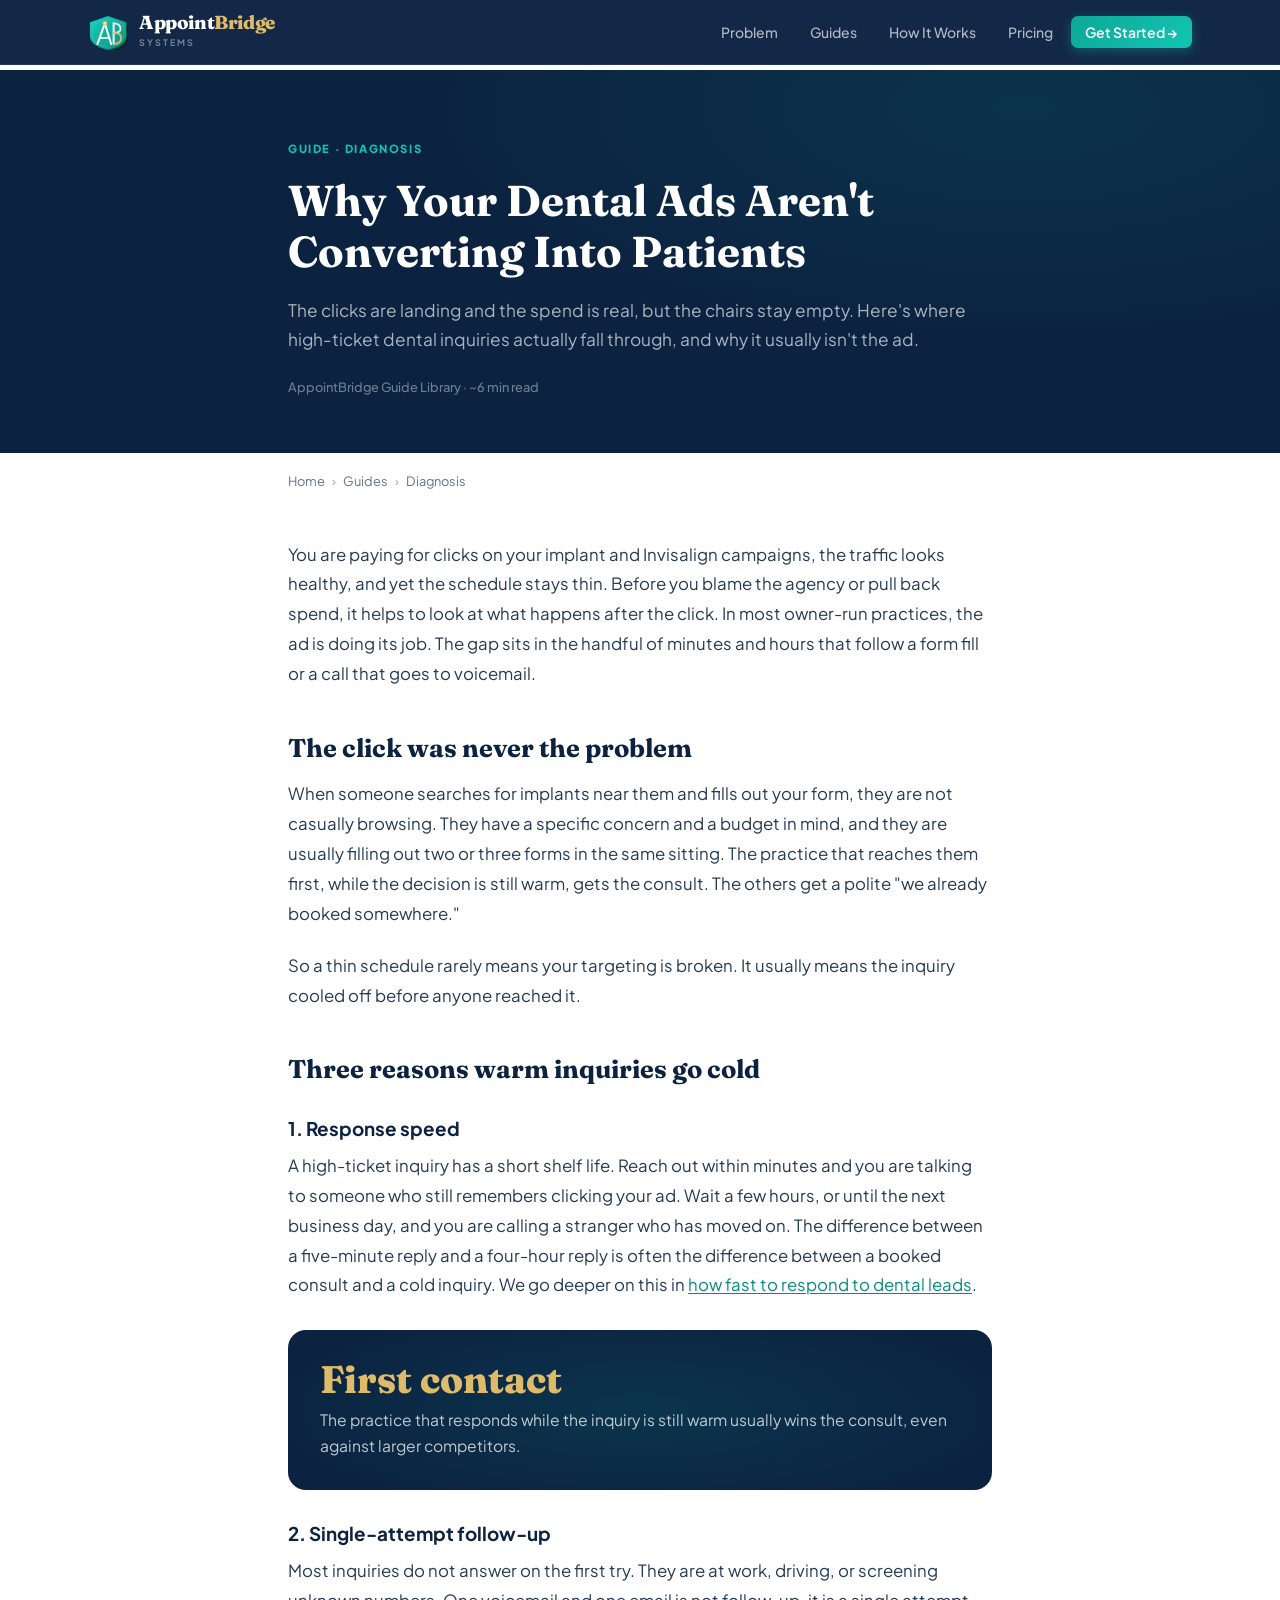
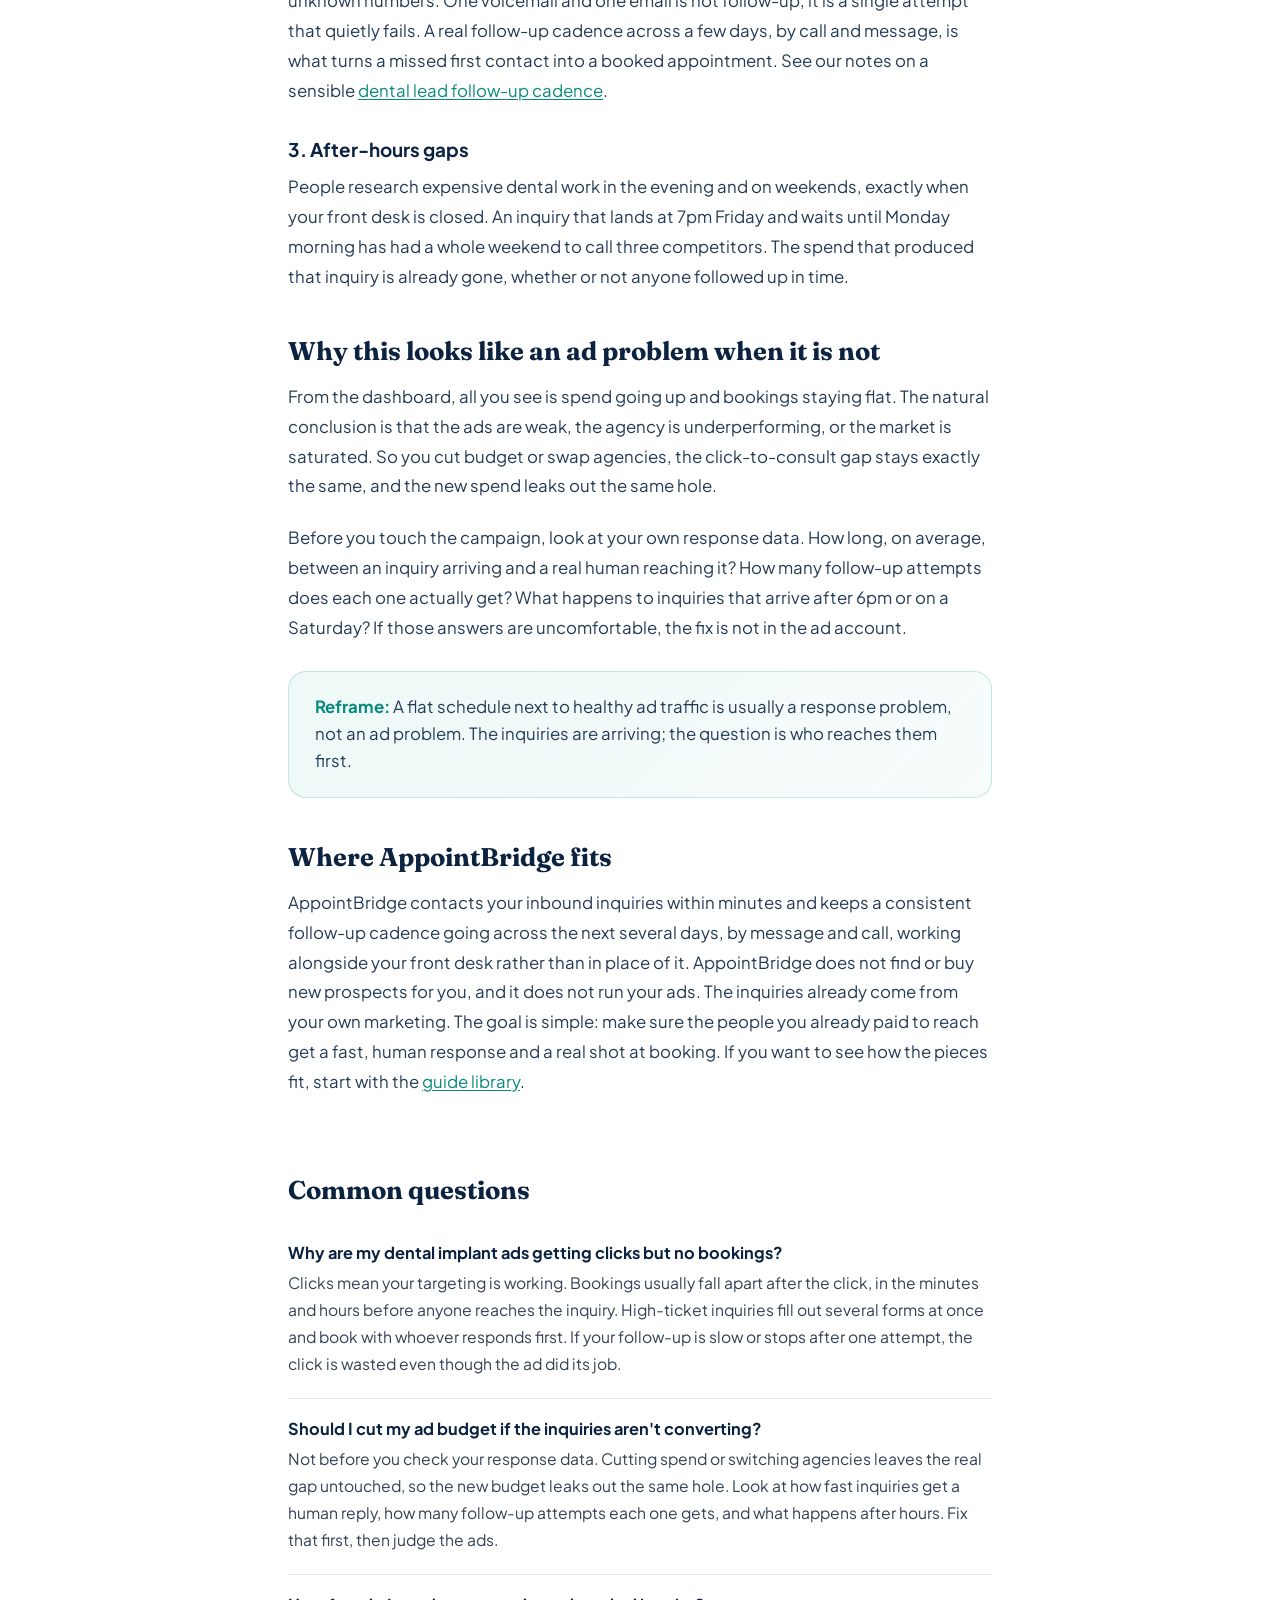
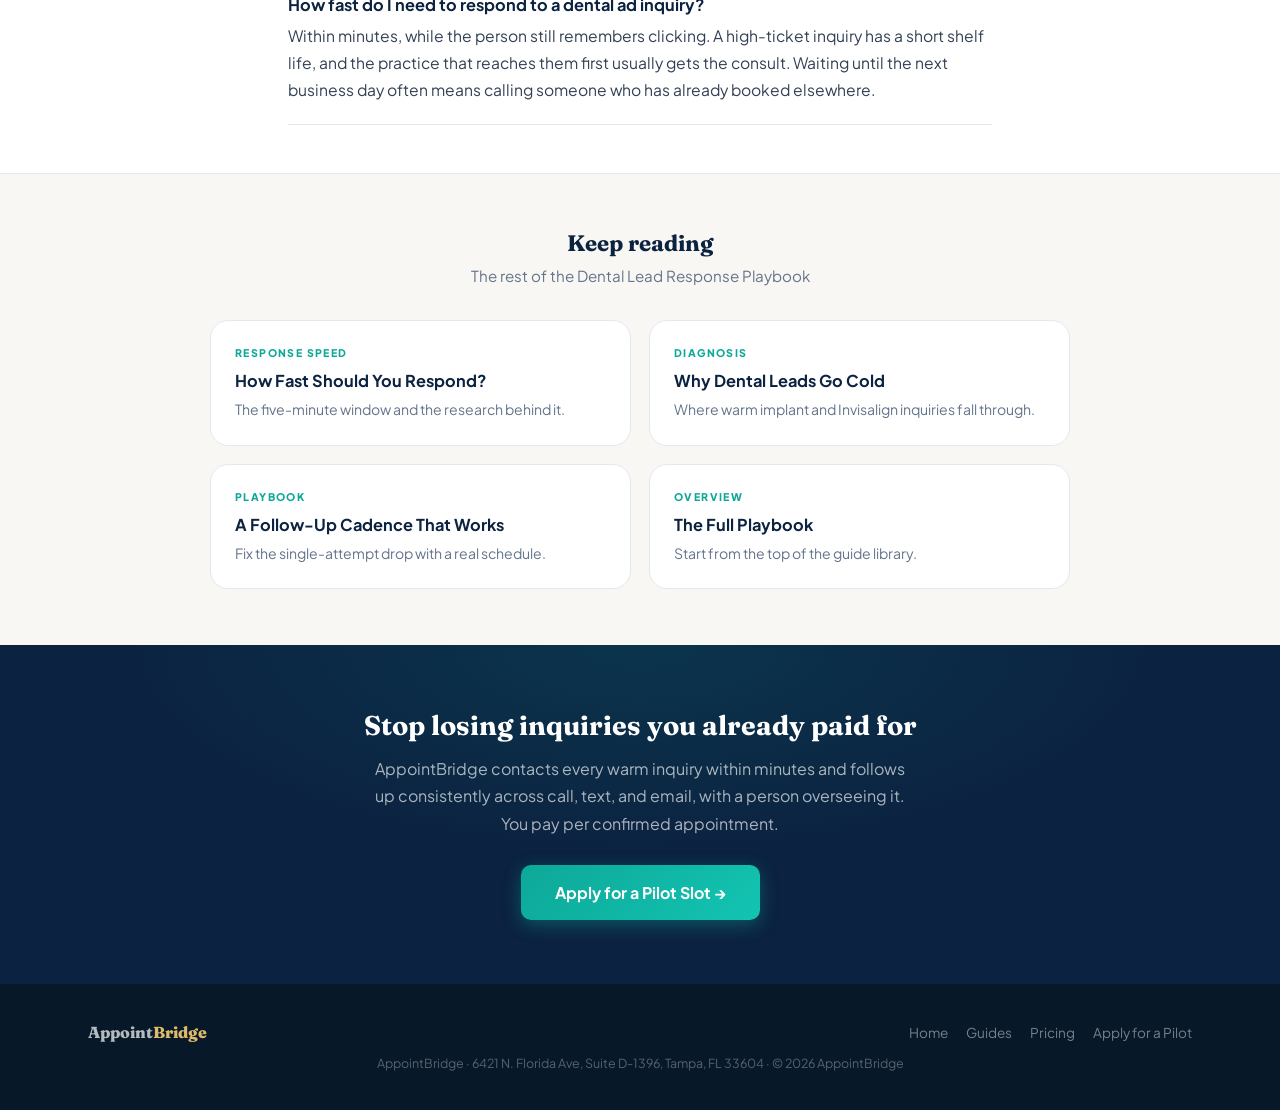
<file: guide/why-dental-ads-not-converting/index.html>
<!DOCTYPE html>
<html lang="en">
<head>
<meta charset="UTF-8">
<meta name="viewport" content="width=device-width, initial-scale=1.0">
<title>Why Your Dental Ads Aren&#x27;t Converting Into Patients | AppointBridge</title>
<meta name="description" content="Healthy clicks but no bookings? Your dental implant and Invisalign ads may be fine. The real gap is response speed and follow-up after the inquiry lands.">
<link rel="canonical" href="https://appoint-bridge.com/guide/why-dental-ads-not-converting/">
<meta property="og:type" content="article">
<meta property="og:title" content="Why Your Dental Ads Aren&#x27;t Converting Into Patients">
<meta property="og:description" content="Clicks coming in but the schedule stays thin? The gap usually isn&#x27;t your dental ads. It&#x27;s what happens after the click.">
<meta property="og:url" content="https://appoint-bridge.com/guide/why-dental-ads-not-converting/">
<meta name="robots" content="index,follow">
<link rel="preconnect" href="https://fonts.googleapis.com">
<link href="https://fonts.googleapis.com/css2?family=Plus+Jakarta+Sans:wght@300;400;500;600;700;800&family=Fraunces:ital,wght@0,700;0,800;1,700&display=swap" rel="stylesheet">
<link rel="stylesheet" href="/assets/article.css">
<script type="application/ld+json">
{
  "@context":"https://schema.org","@type":"Article",
  "headline":"Why Your Dental Ads Aren't Converting Into Patients",
  "description":"Why healthy implant and Invisalign ad traffic still produces a thin schedule, and the response gaps that quietly cost you consults.",
  "author":{"@type":"Organization","name":"AppointBridge"},
  "publisher":{"@type":"Organization","name":"AppointBridge","url":"https://appoint-bridge.com/"},
  "mainEntityOfPage":"https://appoint-bridge.com/guide/why-dental-ads-not-converting/"
}
</script>
<script type="application/ld+json">
{
  "@context":"https://schema.org","@type":"FAQPage",
  "mainEntity":[{"@type": "Question", "name": "Why are my dental implant ads getting clicks but no bookings?", "acceptedAnswer": {"@type": "Answer", "text": "Clicks mean your targeting is working. Bookings usually fall apart after the click, in the minutes and hours before anyone reaches the inquiry. High-ticket inquiries fill out several forms at once and book with whoever responds first. If your follow-up is slow or stops after one attempt, the click is wasted even though the ad did its job."}},{"@type": "Question", "name": "Should I cut my ad budget if the inquiries aren't converting?", "acceptedAnswer": {"@type": "Answer", "text": "Not before you check your response data. Cutting spend or switching agencies leaves the real gap untouched, so the new budget leaks out the same hole. Look at how fast inquiries get a human reply, how many follow-up attempts each one gets, and what happens after hours. Fix that first, then judge the ads."}},{"@type": "Question", "name": "How fast do I need to respond to a dental ad inquiry?", "acceptedAnswer": {"@type": "Answer", "text": "Within minutes, while the person still remembers clicking. A high-ticket inquiry has a short shelf life, and the practice that reaches them first usually gets the consult. Waiting until the next business day often means calling someone who has already booked elsewhere."}}]
}
</script>
</head>
<body>

<header>
<nav>
  <a href="/" class="logo">
    <div class="logo-mark">
      <svg viewBox="0 0 64 58" fill="none" xmlns="http://www.w3.org/2000/svg">
        <defs><linearGradient id="sg" x1="3" y1="3" x2="61" y2="57" gradientUnits="userSpaceOnUse"><stop offset="0%" stop-color="#17d4c0"/><stop offset="100%" stop-color="#0a8a7c"/></linearGradient></defs>
        <path d="M32 3 L61 13 L61 35 Q61 50 32 57 Q3 50 3 35 L3 13 Z" fill="#021e1b" transform="translate(3,4)"/>
        <path d="M32 3 L61 13 L61 35 Q61 50 32 57 Q3 50 3 35 L3 13 Z" fill="#054d46" transform="translate(1.5,2)"/>
        <path d="M32 3 L61 13 L61 35 Q61 50 32 57 Q3 50 3 35 L3 13 Z" fill="url(#sg)"/>
        <path d="M32 8 L57 17 L57 35 Q57 48 32 53 Q7 48 7 35 L7 17 Z" stroke="rgba(255,255,255,0.16)" stroke-width="1" fill="none"/>
        <polyline points="15,48 27,15 37,48" stroke="white" stroke-width="3.2" stroke-linecap="round" stroke-linejoin="round" fill="none"/>
        <line x1="19" y1="38" x2="33" y2="38" stroke="white" stroke-width="2.8" stroke-linecap="round"/>
        <circle cx="27" cy="15" r="3.8" fill="#debb6a"/><circle cx="27" cy="15" r="1.9" fill="#f5e9cc"/>
        <line x1="41" y1="15" x2="41" y2="48" stroke="white" stroke-width="3.2" stroke-linecap="round"/>
        <path d="M41 15 Q52 15 52 24 Q52 30 41 30" stroke="white" stroke-width="2.8" stroke-linecap="round" fill="none"/>
        <path d="M41 30 Q53 30 53 38 Q53 48 41 48" stroke="#debb6a" stroke-width="2.8" stroke-linecap="round" fill="none"/>
      </svg>
    </div>
    <div><div class="logo-name">Appoint<span>Bridge</span></div><div class="logo-systems">Systems</div></div>
  </a>
  <button class="menu-toggle">☰</button>
  <ul class="nav-links" id="nav">
    <li><a href="/#problem">Problem</a></li>
    <li><a href="/guide/">Guides</a></li>
    <li><a href="/#solution">How It Works</a></li>
    <li><a href="/#pricing">Pricing</a></li>
    <li><a href="/#contact" class="nav-cta">Get Started →</a></li>
  </ul>
</nav>
</header>

<section class="article-hero">
  <div class="container">
    <div class="eyebrow">Guide · Diagnosis</div>
    <h1>Why Your Dental Ads Aren&#x27;t Converting Into Patients</h1>
    <p class="standfirst">The clicks are landing and the spend is real, but the chairs stay empty. Here&#x27;s where high-ticket dental inquiries actually fall through, and why it usually isn&#x27;t the ad.</p>
    <div class="article-meta">AppointBridge Guide Library · ~6 min read</div>
  </div>
</section>

<div class="container">
<div class="crumbs"><a href="/">Home</a><span>›</span><a href="/guide/">Guides</a><span>›</span>Diagnosis</div>

<div class="prose">
<p>You are paying for clicks on your implant and Invisalign campaigns, the traffic looks healthy, and yet the schedule stays thin. Before you blame the agency or pull back spend, it helps to look at what happens after the click. In most owner-run practices, the ad is doing its job. The gap sits in the handful of minutes and hours that follow a form fill or a call that goes to voicemail.</p>
<h2>The click was never the problem</h2>
<p>When someone searches for implants near them and fills out your form, they are not casually browsing. They have a specific concern and a budget in mind, and they are usually filling out two or three forms in the same sitting. The practice that reaches them first, while the decision is still warm, gets the consult. The others get a polite "we already booked somewhere."</p>
<p>So a thin schedule rarely means your targeting is broken. It usually means the inquiry cooled off before anyone reached it.</p>
<h2>Three reasons warm inquiries go cold</h2>
<h3>1. Response speed</h3>
<p>A high-ticket inquiry has a short shelf life. Reach out within minutes and you are talking to someone who still remembers clicking your ad. Wait a few hours, or until the next business day, and you are calling a stranger who has moved on. The difference between a five-minute reply and a four-hour reply is often the difference between a booked consult and a cold inquiry. We go deeper on this in <a href="/guide/how-fast-to-respond-to-dental-leads/">how fast to respond to dental leads</a>.</p>
<div class="callout"><div class="callout-num">First contact</div><div class="callout-text">The practice that responds while the inquiry is still warm usually wins the consult, even against larger competitors.</div></div>
<h3>2. Single-attempt follow-up</h3>
<p>Most inquiries do not answer on the first try. They are at work, driving, or screening unknown numbers. One voicemail and one email is not follow-up, it is a single attempt that quietly fails. A real follow-up cadence across a few days, by call and message, is what turns a missed first contact into a booked appointment. See our notes on a sensible <a href="/guide/dental-lead-follow-up-cadence/">dental lead follow-up cadence</a>.</p>
<h3>3. After-hours gaps</h3>
<p>People research expensive dental work in the evening and on weekends, exactly when your front desk is closed. An inquiry that lands at 7pm Friday and waits until Monday morning has had a whole weekend to call three competitors. The spend that produced that inquiry is already gone, whether or not anyone followed up in time.</p>
<h2>Why this looks like an ad problem when it is not</h2>
<p>From the dashboard, all you see is spend going up and bookings staying flat. The natural conclusion is that the ads are weak, the agency is underperforming, or the market is saturated. So you cut budget or swap agencies, the click-to-consult gap stays exactly the same, and the new spend leaks out the same hole.</p>
<p>Before you touch the campaign, look at your own response data. How long, on average, between an inquiry arriving and a real human reaching it? How many follow-up attempts does each one actually get? What happens to inquiries that arrive after 6pm or on a Saturday? If those answers are uncomfortable, the fix is not in the ad account.</p>
<div class="takeaway"><strong>Reframe:</strong> A flat schedule next to healthy ad traffic is usually a response problem, not an ad problem. The inquiries are arriving; the question is who reaches them first.</div>
<h2>Where AppointBridge fits</h2>
<p>AppointBridge contacts your inbound inquiries within minutes and keeps a consistent follow-up cadence going across the next several days, by message and call, working alongside your front desk rather than in place of it. AppointBridge does not find or buy new prospects for you, and it does not run your ads. The inquiries already come from your own marketing. The goal is simple: make sure the people you already paid to reach get a fast, human response and a real shot at booking. If you want to see how the pieces fit, start with the <a href="/guide/">guide library</a>.</p>
</div>

<div class="faq">
  <h2>Common questions</h2>
  <div class="faq-item"><h3>Why are my dental implant ads getting clicks but no bookings?</h3><p>Clicks mean your targeting is working. Bookings usually fall apart after the click, in the minutes and hours before anyone reaches the inquiry. High-ticket inquiries fill out several forms at once and book with whoever responds first. If your follow-up is slow or stops after one attempt, the click is wasted even though the ad did its job.</p></div>
  <div class="faq-item"><h3>Should I cut my ad budget if the inquiries aren&#x27;t converting?</h3><p>Not before you check your response data. Cutting spend or switching agencies leaves the real gap untouched, so the new budget leaks out the same hole. Look at how fast inquiries get a human reply, how many follow-up attempts each one gets, and what happens after hours. Fix that first, then judge the ads.</p></div>
  <div class="faq-item"><h3>How fast do I need to respond to a dental ad inquiry?</h3><p>Within minutes, while the person still remembers clicking. A high-ticket inquiry has a short shelf life, and the practice that reaches them first usually gets the consult. Waiting until the next business day often means calling someone who has already booked elsewhere.</p></div>
</div>
</div>

<section class="related">
  <h2>Keep reading</h2>
  <p class="sub">The rest of the Dental Lead Response Playbook</p>
  <div class="related-grid">
    <a class="related-card" href="/guide/how-fast-to-respond-to-dental-leads/"><div class="rc-label">Response Speed</div><h3>How Fast Should You Respond?</h3><p>The five-minute window and the research behind it.</p></a>
    <a class="related-card" href="/guide/why-dental-leads-go-cold/"><div class="rc-label">Diagnosis</div><h3>Why Dental Leads Go Cold</h3><p>Where warm implant and Invisalign inquiries fall through.</p></a>
    <a class="related-card" href="/guide/dental-lead-follow-up-cadence/"><div class="rc-label">Playbook</div><h3>A Follow-Up Cadence That Works</h3><p>Fix the single-attempt drop with a real schedule.</p></a>
    <a class="related-card" href="/guide/"><div class="rc-label">Overview</div><h3>The Full Playbook</h3><p>Start from the top of the guide library.</p></a>
  </div>
</section>

<section class="cta-band">
  <div class="container">
    <h2>Stop losing inquiries you already paid for</h2>
    <p>AppointBridge contacts every warm inquiry within minutes and follows up consistently across call, text, and email, with a person overseeing it. You pay per confirmed appointment.</p>
    <a href="/#contact" class="btn-primary">Apply for a Pilot Slot →</a>
  </div>
</section>

<footer>
<div class="container-wide">
  <div class="footer-inner">
    <div class="footer-logo">Appoint<span>Bridge</span></div>
    <div class="footer-links"><a href="/">Home</a><a href="/guide/">Guides</a><a href="/#pricing">Pricing</a><a href="/#contact">Apply for a Pilot</a></div>
  </div>
  <p class="footer-addr">AppointBridge · 6421 N. Florida Ave, Suite D-1396, Tampa, FL 33604 · © 2026 AppointBridge</p>
</div>
</footer>

<script>document.querySelector('.menu-toggle').addEventListener('click',function(){document.getElementById('nav').classList.toggle('open')});</script>
</body>
</html>
</file>
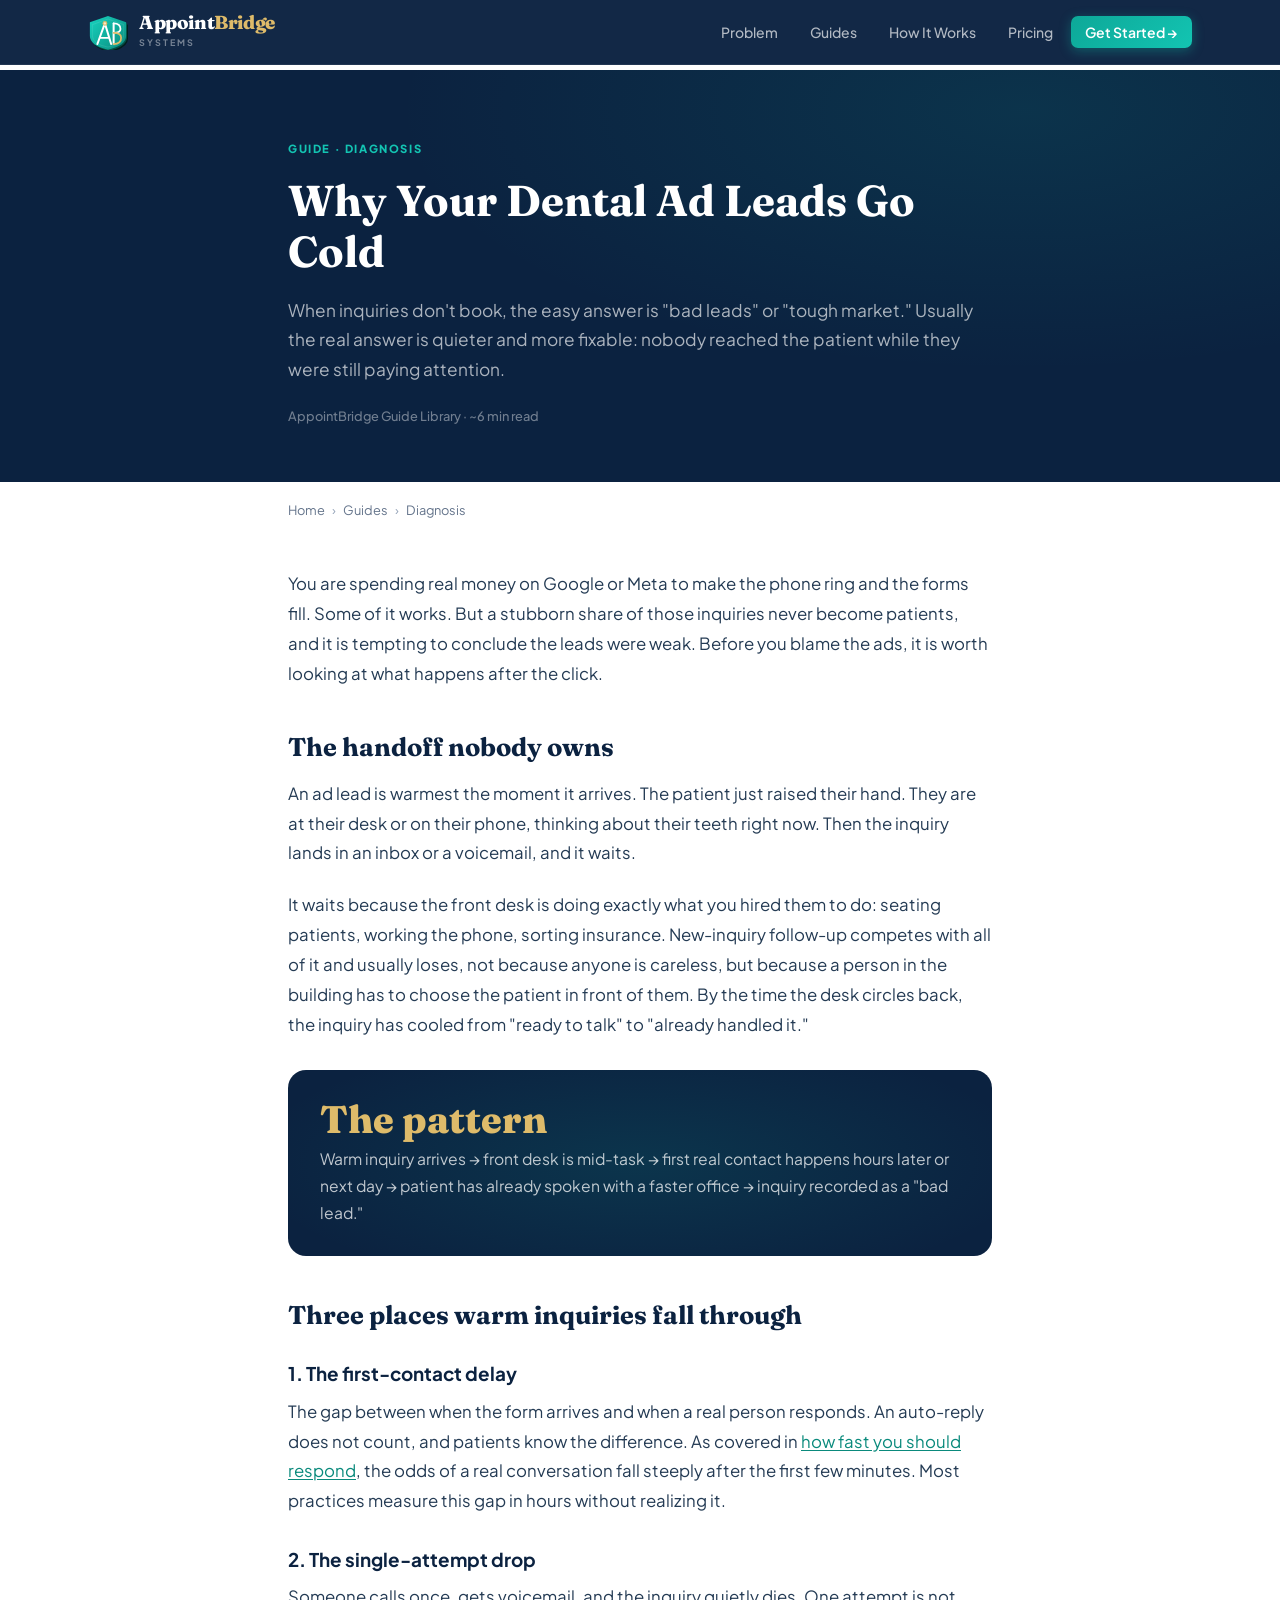
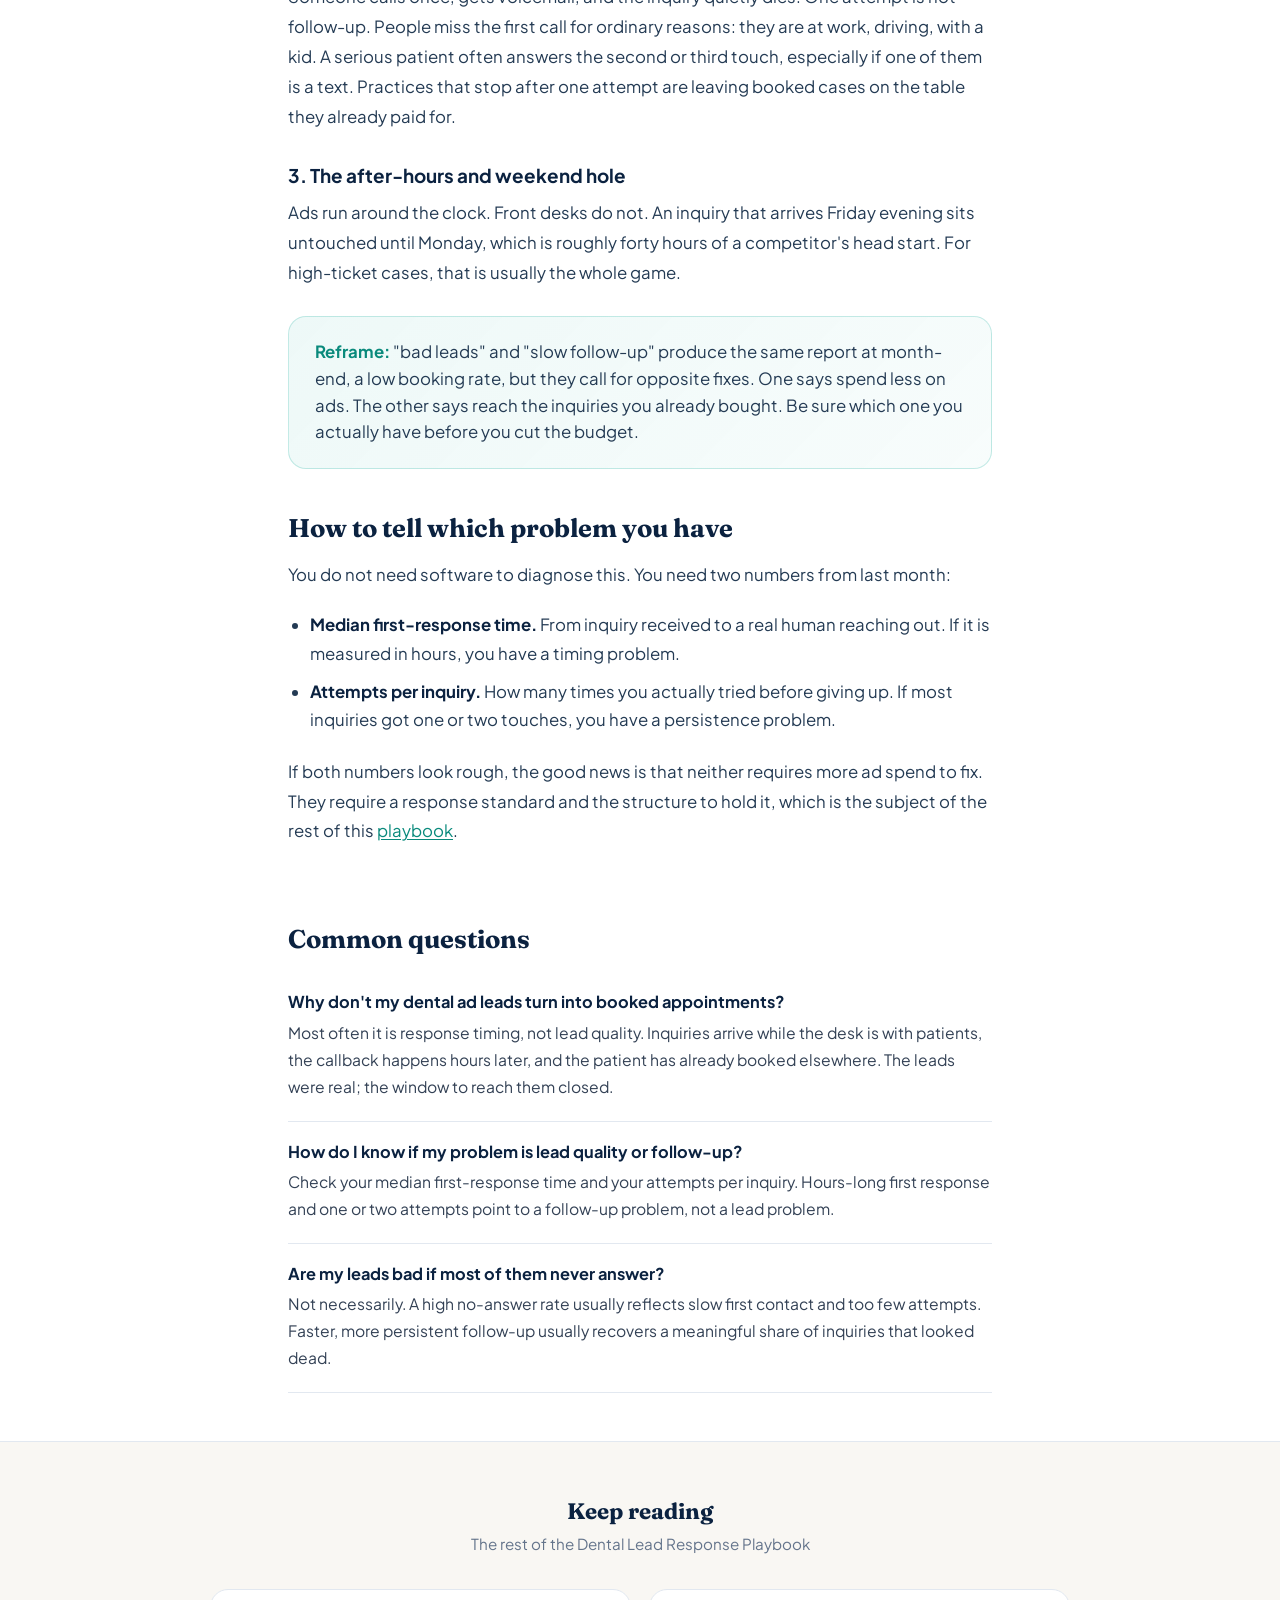
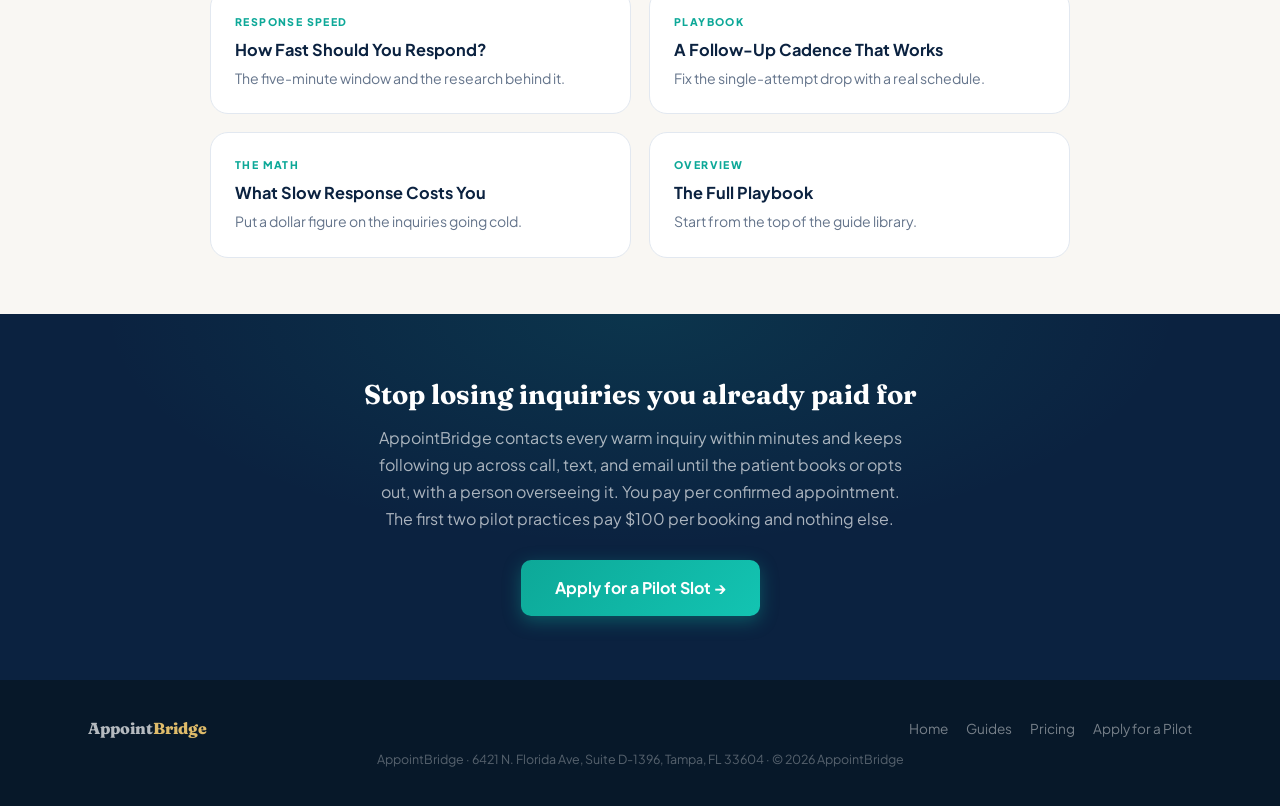
<file: guide/why-dental-leads-go-cold/index.html>
<!DOCTYPE html>
<html lang="en">
<head>
<meta charset="UTF-8">
<meta name="viewport" content="width=device-width, initial-scale=1.0">
<title>Why Your Dental Ad Leads Go Cold | AppointBridge</title>
<meta name="description" content="When ad leads don't book, owners blame bad leads or a competitive market. Usually it's timing. A plain look at where warm implant and Invisalign inquiries actually fall through, and how to tell if it's happening to you.">
<link rel="canonical" href="https://appoint-bridge.com/guide/why-dental-leads-go-cold/">
<meta property="og:type" content="article">
<meta property="og:title" content="Why Your Dental Ad Leads Go Cold">
<meta property="og:description" content="The problem most owners blame on bad leads is usually a response problem. Here's where inquiries fall through.">
<meta property="og:url" content="https://appoint-bridge.com/guide/why-dental-leads-go-cold/">
<meta name="robots" content="index,follow">
<link rel="preconnect" href="https://fonts.googleapis.com">
<link href="https://fonts.googleapis.com/css2?family=Plus+Jakarta+Sans:wght@300;400;500;600;700;800&family=Fraunces:ital,wght@0,700;0,800;1,700&display=swap" rel="stylesheet">
<link rel="stylesheet" href="/assets/article.css">
<script type="application/ld+json">
{
  "@context":"https://schema.org","@type":"Article",
  "headline":"Why Your Dental Ad Leads Go Cold",
  "description":"Where warm implant and Invisalign inquiries fall through, and how to tell if a response problem is costing you bookings.",
  "author":{"@type":"Organization","name":"AppointBridge"},
  "publisher":{"@type":"Organization","name":"AppointBridge","url":"https://appoint-bridge.com/"},
  "mainEntityOfPage":"https://appoint-bridge.com/guide/why-dental-leads-go-cold/"
}
</script>
<script type="application/ld+json">
{
  "@context":"https://schema.org","@type":"FAQPage",
  "mainEntity":[
    {"@type":"Question","name":"Why don't my dental ad leads turn into booked appointments?","acceptedAnswer":{"@type":"Answer","text":"Most often it is response timing, not lead quality. Warm inquiries arrive while the front desk is with patients, the callback happens hours later or the next day, and by then the patient has booked elsewhere. The leads were real. The window to reach them closed."}},
    {"@type":"Question","name":"How do I know if my problem is lead quality or follow-up?","acceptedAnswer":{"@type":"Answer","text":"Check two numbers: how long it takes a real person to respond to a new inquiry, and how many follow-up attempts each inquiry gets before you stop. If first response is measured in hours and most inquiries get one or two attempts, the issue is follow-up, not the leads."}},
    {"@type":"Question","name":"Are my leads bad if most of them never answer?","acceptedAnswer":{"@type":"Answer","text":"Not necessarily. A high no-answer rate often reflects slow first contact and too few attempts, not bad intent. Patients who looked serious when they submitted the form go quiet when nobody reaches them quickly. Faster, more persistent follow-up usually recovers a meaningful share of them."}}
  ]
}
</script>
</head>
<body>

<header>
<nav>
  <a href="/" class="logo">
    <div class="logo-mark">
      <svg viewBox="0 0 64 58" fill="none" xmlns="http://www.w3.org/2000/svg">
        <defs><linearGradient id="sg" x1="3" y1="3" x2="61" y2="57" gradientUnits="userSpaceOnUse"><stop offset="0%" stop-color="#17d4c0"/><stop offset="100%" stop-color="#0a8a7c"/></linearGradient></defs>
        <path d="M32 3 L61 13 L61 35 Q61 50 32 57 Q3 50 3 35 L3 13 Z" fill="#021e1b" transform="translate(3,4)"/>
        <path d="M32 3 L61 13 L61 35 Q61 50 32 57 Q3 50 3 35 L3 13 Z" fill="#054d46" transform="translate(1.5,2)"/>
        <path d="M32 3 L61 13 L61 35 Q61 50 32 57 Q3 50 3 35 L3 13 Z" fill="url(#sg)"/>
        <path d="M32 8 L57 17 L57 35 Q57 48 32 53 Q7 48 7 35 L7 17 Z" stroke="rgba(255,255,255,0.16)" stroke-width="1" fill="none"/>
        <polyline points="15,48 27,15 37,48" stroke="white" stroke-width="3.2" stroke-linecap="round" stroke-linejoin="round" fill="none"/>
        <line x1="19" y1="38" x2="33" y2="38" stroke="white" stroke-width="2.8" stroke-linecap="round"/>
        <circle cx="27" cy="15" r="3.8" fill="#debb6a"/><circle cx="27" cy="15" r="1.9" fill="#f5e9cc"/>
        <line x1="41" y1="15" x2="41" y2="48" stroke="white" stroke-width="3.2" stroke-linecap="round"/>
        <path d="M41 15 Q52 15 52 24 Q52 30 41 30" stroke="white" stroke-width="2.8" stroke-linecap="round" fill="none"/>
        <path d="M41 30 Q53 30 53 38 Q53 48 41 48" stroke="#debb6a" stroke-width="2.8" stroke-linecap="round" fill="none"/>
      </svg>
    </div>
    <div><div class="logo-name">Appoint<span>Bridge</span></div><div class="logo-systems">Systems</div></div>
  </a>
  <button class="menu-toggle">☰</button>
  <ul class="nav-links" id="nav">
    <li><a href="/#problem">Problem</a></li>
    <li><a href="/guide/">Guides</a></li>
    <li><a href="/#solution">How It Works</a></li>
    <li><a href="/#pricing">Pricing</a></li>
    <li><a href="/#contact" class="nav-cta">Get Started →</a></li>
  </ul>
</nav>
</header>

<section class="article-hero">
  <div class="container">
    <div class="eyebrow">Guide · Diagnosis</div>
    <h1>Why Your Dental Ad Leads Go Cold</h1>
    <p class="standfirst">When inquiries don't book, the easy answer is "bad leads" or "tough market." Usually the real answer is quieter and more fixable: nobody reached the patient while they were still paying attention.</p>
    <div class="article-meta">AppointBridge Guide Library · ~6 min read</div>
  </div>
</section>

<div class="container">
<div class="crumbs"><a href="/">Home</a><span>›</span><a href="/guide/">Guides</a><span>›</span>Diagnosis</div>

<div class="prose">
<p>You are spending real money on Google or Meta to make the phone ring and the forms fill. Some of it works. But a stubborn share of those inquiries never become patients, and it is tempting to conclude the leads were weak. Before you blame the ads, it is worth looking at what happens after the click.</p>

<h2>The handoff nobody owns</h2>
<p>An ad lead is warmest the moment it arrives. The patient just raised their hand. They are at their desk or on their phone, thinking about their teeth right now. Then the inquiry lands in an inbox or a voicemail, and it waits.</p>
<p>It waits because the front desk is doing exactly what you hired them to do: seating patients, working the phone, sorting insurance. New-inquiry follow-up competes with all of it and usually loses, not because anyone is careless, but because a person in the building has to choose the patient in front of them. By the time the desk circles back, the inquiry has cooled from "ready to talk" to "already handled it."</p>

<div class="callout">
  <div class="callout-num">The pattern</div>
  <div class="callout-text">Warm inquiry arrives → front desk is mid-task → first real contact happens hours later or next day → patient has already spoken with a faster office → inquiry recorded as a "bad lead."</div>
</div>

<h2>Three places warm inquiries fall through</h2>
<h3>1. The first-contact delay</h3>
<p>The gap between when the form arrives and when a real person responds. An auto-reply does not count, and patients know the difference. As covered in <a href="/guide/how-fast-to-respond-to-dental-leads/">how fast you should respond</a>, the odds of a real conversation fall steeply after the first few minutes. Most practices measure this gap in hours without realizing it.</p>
<h3>2. The single-attempt drop</h3>
<p>Someone calls once, gets voicemail, and the inquiry quietly dies. One attempt is not follow-up. People miss the first call for ordinary reasons: they are at work, driving, with a kid. A serious patient often answers the second or third touch, especially if one of them is a text. Practices that stop after one attempt are leaving booked cases on the table they already paid for.</p>
<h3>3. The after-hours and weekend hole</h3>
<p>Ads run around the clock. Front desks do not. An inquiry that arrives Friday evening sits untouched until Monday, which is roughly forty hours of a competitor's head start. For high-ticket cases, that is usually the whole game.</p>

<div class="takeaway"><strong>Reframe:</strong> "bad leads" and "slow follow-up" produce the same report at month-end, a low booking rate, but they call for opposite fixes. One says spend less on ads. The other says reach the inquiries you already bought. Be sure which one you actually have before you cut the budget.</div>

<h2>How to tell which problem you have</h2>
<p>You do not need software to diagnose this. You need two numbers from last month:</p>
<ul>
<li><strong>Median first-response time.</strong> From inquiry received to a real human reaching out. If it is measured in hours, you have a timing problem.</li>
<li><strong>Attempts per inquiry.</strong> How many times you actually tried before giving up. If most inquiries got one or two touches, you have a persistence problem.</li>
</ul>
<p>If both numbers look rough, the good news is that neither requires more ad spend to fix. They require a response standard and the structure to hold it, which is the subject of the rest of this <a href="/guide/">playbook</a>.</p>
</div>

<div class="faq">
  <h2>Common questions</h2>
  <div class="faq-item"><h3>Why don't my dental ad leads turn into booked appointments?</h3><p>Most often it is response timing, not lead quality. Inquiries arrive while the desk is with patients, the callback happens hours later, and the patient has already booked elsewhere. The leads were real; the window to reach them closed.</p></div>
  <div class="faq-item"><h3>How do I know if my problem is lead quality or follow-up?</h3><p>Check your median first-response time and your attempts per inquiry. Hours-long first response and one or two attempts point to a follow-up problem, not a lead problem.</p></div>
  <div class="faq-item"><h3>Are my leads bad if most of them never answer?</h3><p>Not necessarily. A high no-answer rate usually reflects slow first contact and too few attempts. Faster, more persistent follow-up usually recovers a meaningful share of inquiries that looked dead.</p></div>
</div>
</div>

<section class="related">
  <h2>Keep reading</h2>
  <p class="sub">The rest of the Dental Lead Response Playbook</p>
  <div class="related-grid">
    <a class="related-card" href="/guide/how-fast-to-respond-to-dental-leads/"><div class="rc-label">Response Speed</div><h3>How Fast Should You Respond?</h3><p>The five-minute window and the research behind it.</p></a>
    <a class="related-card" href="/guide/dental-lead-follow-up-cadence/"><div class="rc-label">Playbook</div><h3>A Follow-Up Cadence That Works</h3><p>Fix the single-attempt drop with a real schedule.</p></a>
    <a class="related-card" href="/guide/cost-of-slow-lead-response/"><div class="rc-label">The Math</div><h3>What Slow Response Costs You</h3><p>Put a dollar figure on the inquiries going cold.</p></a>
    <a class="related-card" href="/guide/"><div class="rc-label">Overview</div><h3>The Full Playbook</h3><p>Start from the top of the guide library.</p></a>
  </div>
</section>

<section class="cta-band">
  <div class="container">
    <h2>Stop losing inquiries you already paid for</h2>
    <p>AppointBridge contacts every warm inquiry within minutes and keeps following up across call, text, and email until the patient books or opts out, with a person overseeing it. You pay per confirmed appointment. The first two pilot practices pay $100 per booking and nothing else.</p>
    <a href="/#contact" class="btn-primary">Apply for a Pilot Slot →</a>
  </div>
</section>

<footer>
<div class="container-wide">
  <div class="footer-inner">
    <div class="footer-logo">Appoint<span>Bridge</span></div>
    <div class="footer-links"><a href="/">Home</a><a href="/guide/">Guides</a><a href="/#pricing">Pricing</a><a href="/#contact">Apply for a Pilot</a></div>
  </div>
  <p class="footer-addr">AppointBridge · 6421 N. Florida Ave, Suite D-1396, Tampa, FL 33604 · © 2026 AppointBridge</p>
</div>
</footer>

<script>document.querySelector('.menu-toggle').addEventListener('click',function(){document.getElementById('nav').classList.toggle('open')});</script>
</body>
</html>
</file>
<file: assets/article.css>
/* AppointBridge — shared article + sub-page stylesheet
   Mirrors the homepage design system. Link this on every guide/resource page. */
*,*::before,*::after{margin:0;padding:0;box-sizing:border-box}
:root{
  --navy:#0b2240;--navy-mid:#153459;--navy-light:#1e4470;
  --teal:#0da898;--teal-light:#13c4b2;--teal-dim:#0a8a7c;
  --gold:#c8a14a;--gold-light:#debb6a;--gold-pale:#f5e9cc;
  --cream:#f9f7f3;--white:#ffffff;--gray:#64748b;--gray-light:#94a3b8;
  --light:#f1f5f9;--border:#e2e8f0;
  --shadow-sm:0 1px 4px rgba(11,34,64,0.07);
  --shadow-md:0 6px 24px rgba(11,34,64,0.10);
  --shadow-lg:0 16px 48px rgba(11,34,64,0.16);
  --r:10px;--r-lg:18px;--r-xl:24px;
}
html{scroll-behavior:smooth}
body{font-family:'Plus Jakarta Sans',sans-serif;color:var(--navy);background:var(--white);line-height:1.6;overflow-x:hidden}
h1,h2,h3{font-family:'Fraunces',serif;line-height:1.18}
.container{max-width:760px;margin:0 auto;padding:0 28px}
.container-wide{max-width:1160px;margin:0 auto;padding:0 28px}
a{color:var(--teal-dim)}

/* ── HEADER (matches homepage) ── */
header{background:rgba(11,34,64,0.97);backdrop-filter:blur(12px);position:fixed;top:0;width:100%;z-index:200;border-bottom:1px solid rgba(255,255,255,0.07)}
nav{display:flex;align-items:center;justify-content:space-between;padding:14px 28px;max-width:1160px;margin:0 auto}
.logo{display:flex;align-items:center;gap:11px;text-decoration:none}
.logo-mark{width:40px;flex-shrink:0;display:flex;align-items:center;justify-content:center}
.logo-mark svg{width:40px;height:auto}
.logo-name{font-family:'Fraunces',serif;font-size:1.18rem;font-weight:800;color:#fff;letter-spacing:-0.4px;line-height:1}
.logo-name span{color:var(--gold-light)}
.logo-systems{font-size:0.56rem;font-weight:700;letter-spacing:2px;text-transform:uppercase;color:rgba(255,255,255,0.42);margin-top:3px}
.nav-links{display:flex;gap:4px;list-style:none}
.nav-links a{color:rgba(255,255,255,0.68);text-decoration:none;font-size:0.875rem;font-weight:500;padding:7px 14px;border-radius:7px;transition:all .2s}
.nav-links a:hover{color:#fff;background:rgba(255,255,255,0.09)}
.nav-cta{background:linear-gradient(135deg,var(--teal),var(--teal-light))!important;color:#fff!important;font-weight:600!important;box-shadow:0 3px 12px rgba(13,168,152,0.4)}
.nav-cta:hover{transform:translateY(-1px)}
.menu-toggle{display:none;background:none;border:none;color:#fff;font-size:1.5rem;cursor:pointer;padding:4px}

/* ── ARTICLE SHELL ── */
.article-hero{margin-top:70px;background:var(--navy);padding:64px 0 56px;position:relative;overflow:hidden}
.article-hero::before{content:'';position:absolute;inset:0;background:radial-gradient(ellipse 70% 90% at 80% 10%,rgba(13,168,152,0.13) 0%,transparent 70%);pointer-events:none}
.article-hero .container{position:relative}
.eyebrow{display:inline-flex;align-items:center;gap:8px;font-size:0.7rem;font-weight:800;letter-spacing:1.6px;text-transform:uppercase;color:var(--teal-light);margin-bottom:18px}
.article-hero h1{font-size:clamp(1.9rem,3.6vw,2.7rem);color:#fff;margin-bottom:18px}
.article-hero .standfirst{color:rgba(255,255,255,0.66);font-size:1.08rem;line-height:1.7}
.article-meta{margin-top:22px;font-size:0.8rem;color:rgba(255,255,255,0.42);font-weight:500}

/* breadcrumb */
.crumbs{padding:18px 0 0;font-size:0.8rem;color:var(--gray)}
.crumbs a{color:var(--gray);text-decoration:none}
.crumbs a:hover{color:var(--teal-dim)}
.crumbs span{color:var(--gray-light);margin:0 7px}

/* prose */
.prose{padding:48px 0 8px;font-size:1.05rem;color:#243b54}
.prose>p,.prose>ul,.prose>ol{margin-bottom:22px;line-height:1.78}
.prose h2{font-size:1.6rem;color:var(--navy);margin:44px 0 16px}
.prose h3{font-size:1.18rem;color:var(--navy);margin:32px 0 12px;font-family:'Plus Jakarta Sans',sans-serif;font-weight:700}
.prose ul,.prose ol{padding-left:22px}
.prose li{margin-bottom:9px;line-height:1.7}
.prose strong{color:var(--navy);font-weight:700}
.prose a{color:var(--teal-dim);text-decoration:underline;text-underline-offset:2px}
.prose blockquote{border-left:3px solid var(--teal);background:var(--cream);padding:18px 24px;border-radius:0 var(--r) var(--r) 0;margin:26px 0;font-style:italic;color:#334155}

/* key-stat callout */
.callout{background:var(--navy);color:#fff;border-radius:var(--r-lg);padding:30px 32px;margin:30px 0;position:relative;overflow:hidden}
.callout::before{content:'';position:absolute;inset:0;background:radial-gradient(ellipse 80% 100% at 50% 50%,rgba(13,168,152,0.14) 0%,transparent 70%)}
.callout-num{font-family:'Fraunces',serif;font-size:2.4rem;font-weight:800;color:var(--gold-light);line-height:1;position:relative}
.callout-text{color:rgba(255,255,255,0.74);font-size:0.98rem;line-height:1.7;margin-top:8px;position:relative}

/* info / takeaway box */
.takeaway{background:linear-gradient(135deg,rgba(13,168,152,0.07),rgba(13,168,152,0.03));border:1px solid rgba(13,168,152,0.22);border-radius:var(--r-lg);padding:22px 26px;margin:28px 0}
.takeaway strong{color:var(--teal-dim)}

/* FAQ */
.faq{padding:8px 0 0}
.faq h2{font-size:1.6rem;color:var(--navy);margin:40px 0 18px}
.faq-item{border-bottom:1px solid var(--border);padding:20px 0}
.faq-item h3{font-size:1.02rem;color:var(--navy);font-family:'Plus Jakarta Sans',sans-serif;font-weight:700;margin-bottom:8px}
.faq-item p{color:#334155;line-height:1.72;font-size:0.98rem}

/* related / cluster links */
.related{background:var(--cream);padding:56px 0;margin-top:48px;border-top:1px solid var(--border)}
.related h2{font-size:1.4rem;color:var(--navy);margin-bottom:8px;text-align:center}
.related .sub{text-align:center;color:var(--gray);font-size:0.95rem;margin-bottom:32px}
.related-grid{display:grid;grid-template-columns:1fr 1fr;gap:18px;max-width:860px;margin:0 auto}
.related-card{background:var(--white);border:1px solid var(--border);border-radius:var(--r-lg);padding:24px;text-decoration:none;display:block;transition:all .22s}
.related-card:hover{transform:translateY(-3px);box-shadow:var(--shadow-md);border-color:rgba(13,168,152,0.25)}
.related-card .rc-label{font-size:0.66rem;font-weight:800;letter-spacing:1.4px;text-transform:uppercase;color:var(--teal);margin-bottom:8px}
.related-card h3{font-size:1.02rem;color:var(--navy);font-family:'Plus Jakarta Sans',sans-serif;font-weight:700;margin-bottom:6px;line-height:1.35}
.related-card p{font-size:0.88rem;color:var(--gray);line-height:1.6}

/* CTA band */
.cta-band{background:var(--navy);padding:64px 0;position:relative;overflow:hidden;text-align:center}
.cta-band::before{content:'';position:absolute;inset:0;background:radial-gradient(ellipse 60% 90% at 50% 0%,rgba(13,168,152,0.14) 0%,transparent 70%)}
.cta-band .container{position:relative}
.cta-band h2{color:#fff;font-size:1.7rem;margin-bottom:14px}
.cta-band p{color:rgba(255,255,255,0.66);font-size:1rem;max-width:540px;margin:0 auto 28px;line-height:1.7}
.btn-primary{display:inline-flex;align-items:center;gap:8px;background:linear-gradient(135deg,var(--teal),var(--teal-light));color:#fff;padding:15px 34px;border-radius:var(--r);font-weight:700;font-size:1rem;text-decoration:none;transition:all .22s;box-shadow:0 5px 18px rgba(13,168,152,0.4)}
.btn-primary:hover{transform:translateY(-2px);box-shadow:0 8px 28px rgba(13,168,152,0.5)}

/* hub-specific */
.hub-list{display:grid;gap:16px;padding:40px 0 8px}
.hub-entry{display:flex;gap:20px;align-items:flex-start;background:var(--white);border:1px solid var(--border);border-radius:var(--r-lg);padding:26px;text-decoration:none;transition:all .22s}
.hub-entry:hover{transform:translateY(-3px);box-shadow:var(--shadow-md);border-color:rgba(13,168,152,0.25)}
.hub-num{font-family:'Fraunces',serif;font-size:1.6rem;font-weight:800;color:rgba(11,34,64,0.14);line-height:1;flex-shrink:0;width:38px}
.hub-entry h3{font-size:1.12rem;color:var(--navy);font-family:'Plus Jakarta Sans',sans-serif;font-weight:700;margin-bottom:6px}
.hub-entry p{font-size:0.93rem;color:var(--gray);line-height:1.62}

/* ── FOOTER (matches homepage) ── */
footer{background:#071829;color:rgba(255,255,255,0.4);padding:36px 0;font-size:0.85rem}
.footer-inner{display:flex;align-items:center;justify-content:space-between;flex-wrap:wrap;gap:16px}
.footer-logo{font-family:'Fraunces',serif;font-weight:800;color:rgba(255,255,255,0.7);font-size:1rem}
.footer-logo span{color:var(--gold-light)}
.footer-links{display:flex;gap:18px;flex-wrap:wrap}
footer a{color:rgba(255,255,255,0.45);text-decoration:none;transition:color .2s}
footer a:hover{color:#fff}
.footer-addr{font-size:0.78rem;color:rgba(255,255,255,0.32);width:100%;text-align:center;margin-top:8px}

@media(max-width:768px){
  .nav-links{display:none;position:absolute;top:100%;left:0;right:0;background:var(--navy);flex-direction:column;padding:12px;gap:4px;border-bottom:1px solid rgba(255,255,255,0.08)}
  .nav-links.open{display:flex}
  .menu-toggle{display:block}
  .related-grid{grid-template-columns:1fr}
  .footer-inner{flex-direction:column;text-align:center}
  .hub-entry{flex-direction:column;gap:10px}
}
</file>
